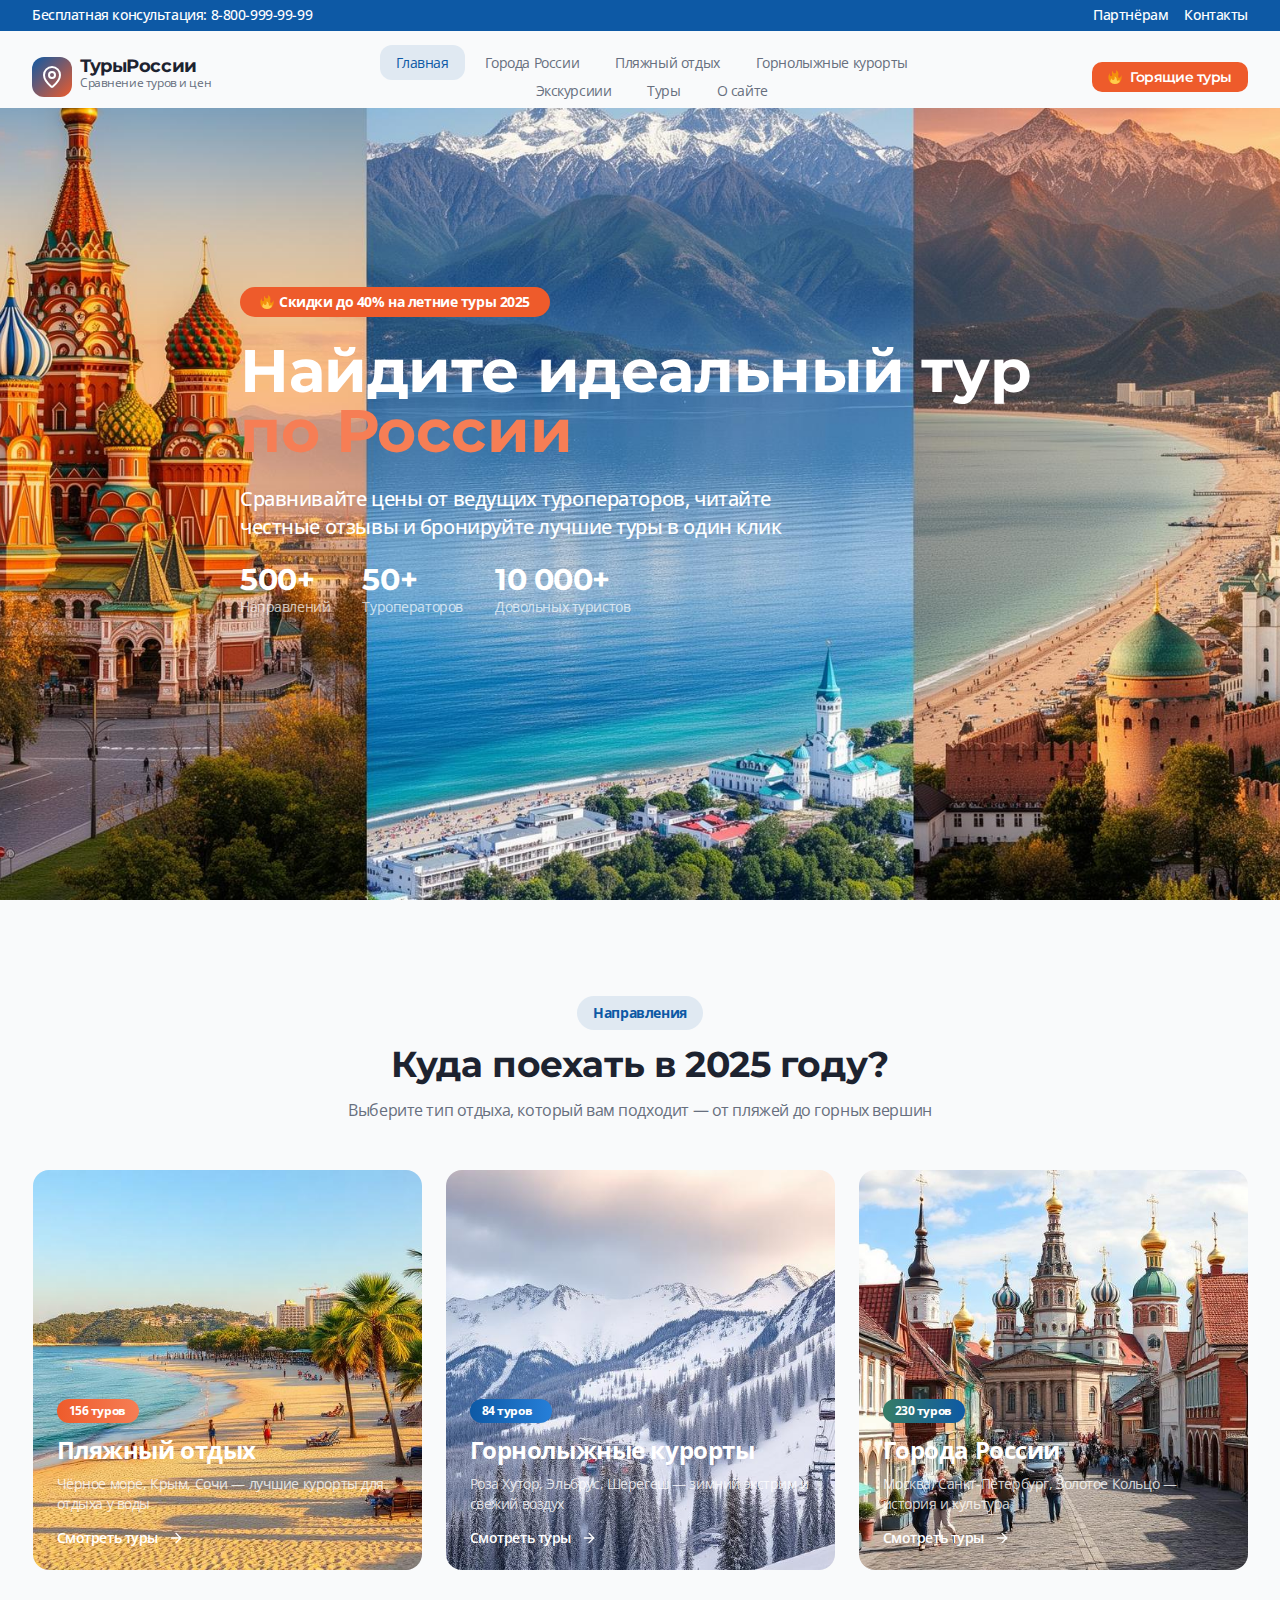
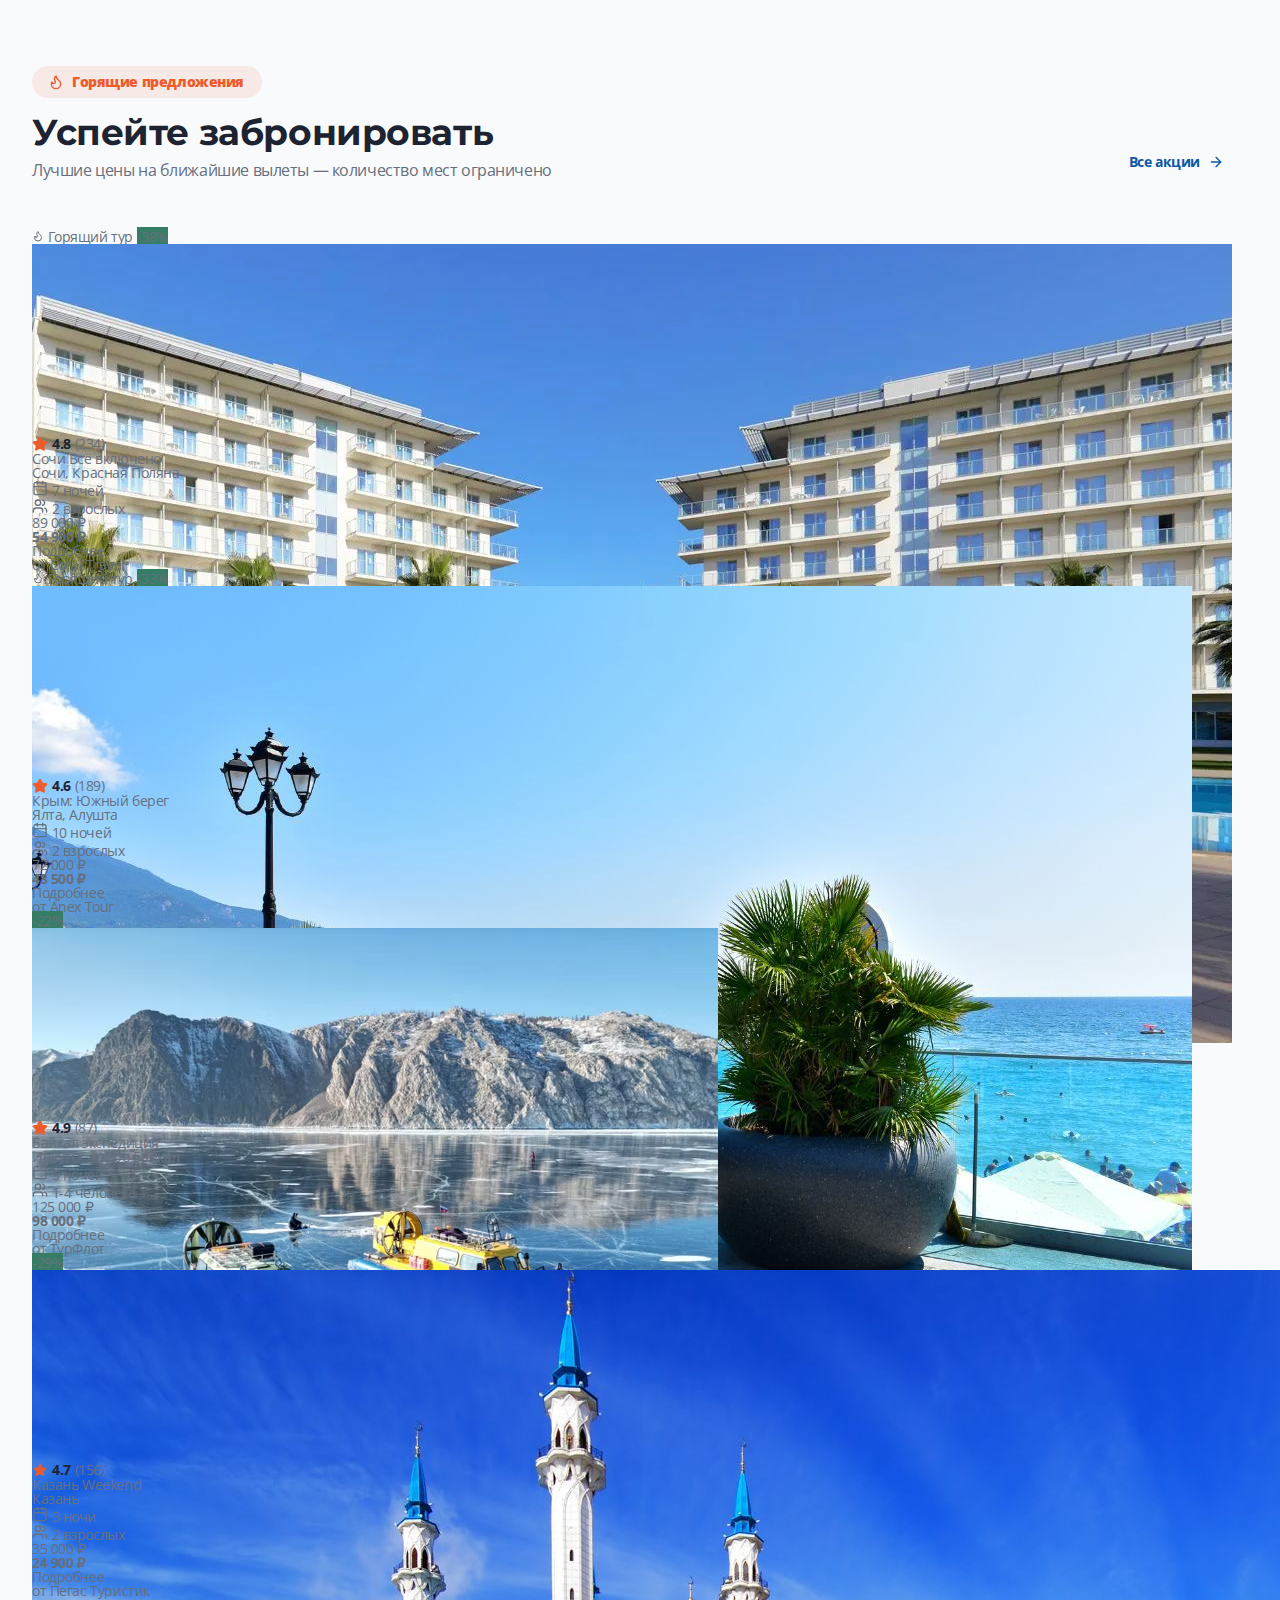
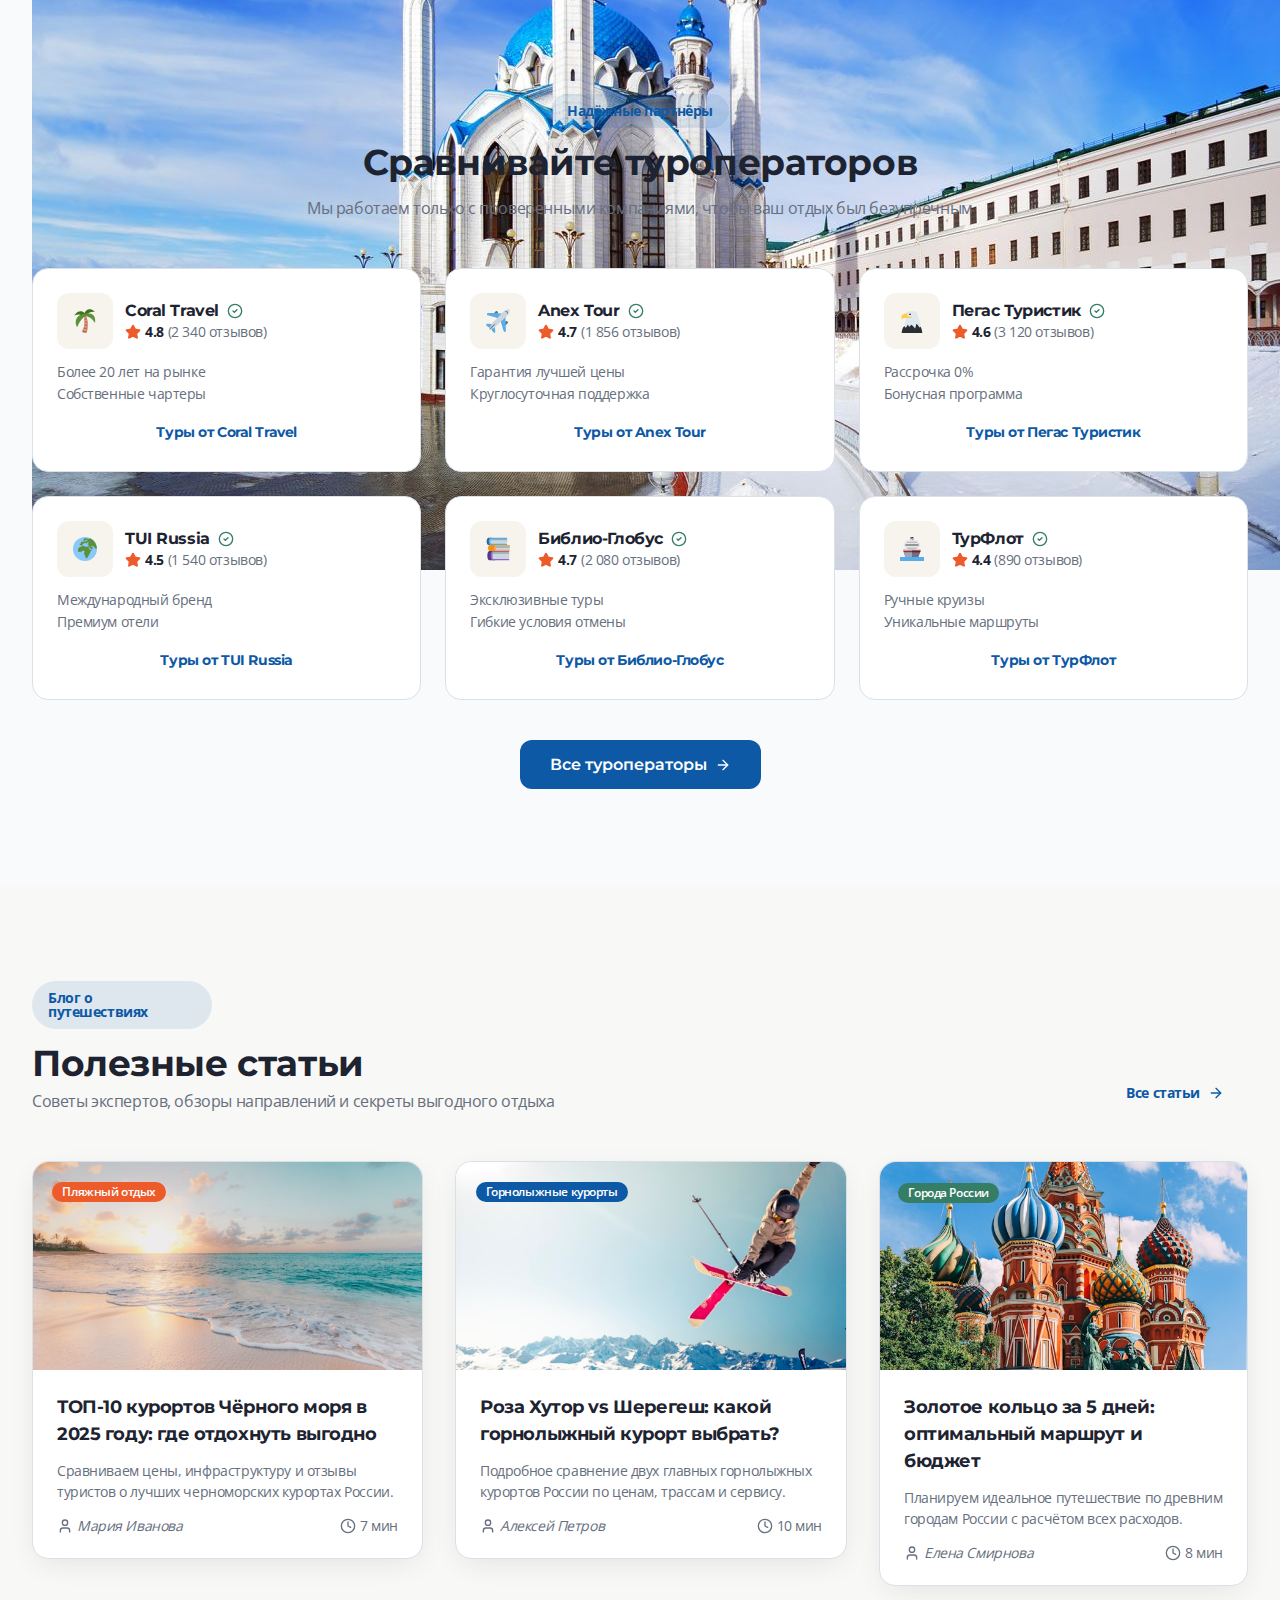
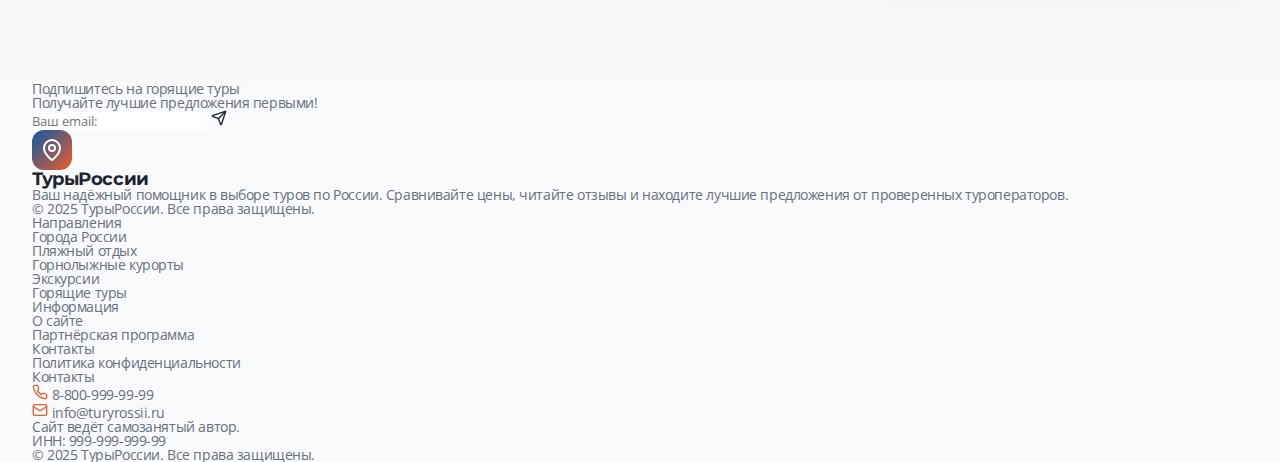
<file: index.html>
<!doctype html>
<html lang="ru">
  <head>
    <meta charset="UTF-8" />
    <meta
      name="viewport"
      content="width=device-width, initial-scale=1.0, user-scalable=no"
    />
    <title>Туры России</title>

    <link rel="stylesheet" href="./css/global/reset.css" />
    <link rel="stylesheet" href="./css/style.css" />
    <link rel="stylesheet" href="./css/pages/home.css" />
    <link rel="stylesheet" href="./css/media/home-media.css" />
  </head>
  <body class="body">
    <div class="wrapper">
      <header>
        <div class="header-top">
          <div class="container">
            <div class="header-top__inner">
              <a href="tel:+78009999999" class="header__number"
                >Бесплатная консультация: 8-800-999-99-99
              </a>
              <ul class="header-top__links">
                <li>
                  <a href="./partners.html" class="header-top__link"
                    >Партнёрам</a
                  >
                </li>
                <li>
                  <a href="./contact.html" class="header-top__link">Контакты</a>
                </li>
              </ul>
            </div>
          </div>
        </div>
        <div class="header-bottom">
          <div class="container">
            <div class="header-bottom__inner">
              <div class="header__logo logo">
                <div class="logo__img">
                  <a href="/">
                    <svg
                      xmlns="http://www.w3.org/2000/svg"
                      width="24"
                      height="24"
                      viewBox="0 0 24 24"
                      fill="none"
                      stroke="white"
                      stroke-width="2"
                      stroke-linecap="round"
                      stroke-linejoin="round"
                      class="lucide lucide-map-pin w-6 h-6 text-white"
                    >
                      <path
                        d="M20 10c0 4.993-5.539 10.193-7.399 11.799a1 1 0 0 1-1.202 0C9.539 20.193 4 14.993 4 10a8 8 0 0 1 16 0"
                      ></path>
                      <circle cx="12" cy="10" r="3"></circle>
                    </svg>
                  </a>
                </div>
                <div class="logo__title">
                  <p>ТурыРоссии</p>
                  <span>Сравнение туров и цен</span>
                </div>
              </div>
              <div class="nav-wrapper">
                <nav class="header__nav nav" aria-label="Главная навигация">
                  <ul class="nav__list">
                    <li class="nav__item">
                      <a href="./index.html" class="nav__link nav__link--active"
                        >Главная</a
                      >
                    </li>
                    <li class="nav__item">
                      <a href="cities.html" class="nav__link">Города России</a>
                    </li>
                    <li class="nav__item">
                      <a href="./beach.html" class="nav__link">Пляжный отдых</a>
                    </li>
                    <li class="nav__item">
                      <a href="./ski.html" class="nav__link"
                        >Горнолыжные курорты</a
                      >
                    </li>
                    <li class="nav__item">
                      <a href="./excursions.html" class="nav__link"
                        >Экскурсиии
                      </a>
                    </li>
                    <li class="nav__item">
                      <a href="./tours.html" class="nav__link">Туры</a>
                    </li>
                    <li class="nav__item">
                      <a href="./about.html" class="nav__link">О сайте</a>
                    </li>
                  </ul>
                </nav>
              </div>
              <button class="burger-icon" aria-label="Открыть мобильное меню">
                <svg
                  width="60px"
                  height="60px"
                  viewBox="0 0 24 24"
                  fill="none"
                  xmlns="http://www.w3.org/2000/svg"
                >
                  <path
                    d="M5 8H13.75M5 12H19M10.25 16L19 16"
                    stroke="#464455"
                    stroke-linecap="round"
                    stroke-linejoin="round"
                  />
                </svg>
              </button>
              <a
                href="./hots.html"
                class="header__btn"
                aria-label="Ссылка на страницу с горящими турами и акциями"
              >
                <img
                  src="./assets/img/icons/fire.svg"
                  alt="Декоративная иконка - горящий огонь"
                />
                Горящие туры
              </a>
            </div>
          </div>
        </div>
      </header>
      <main>
        <section class="main__hero hero">
          <div class="hero__inner">
            <span class="hero__badge">
              <img
                src="./assets/img/icons/fire.svg"
                alt="Декоративная иконка - горящий огонь"
              />
              Скидки до 40% на летние туры 2025
            </span>
            <h1 class="hero__title">
              Найдите идеальный тур <span>по России</span>
            </h1>
            <p class="hero__subtitle">
              Сравнивайте цены от ведущих туроператоров, читайте честные отзывы
              и бронируйте лучшие туры в один клик
            </p>
            <ul class="hero__stats">
              <li class="hero__stat">
                <strong>500+</strong>
                <span>Направлений</span>
              </li>
              <li class="hero__stat">
                <strong>50+</strong>
                <span>Туроператоров</span>
              </li>
              <li class="hero__stat">
                <strong>10 000+</strong>
                <span>Довольных туристов</span>
              </li>
            </ul>
          </div>
        </section>
        <section class="main__directions directions">
          <div class="container">
            <div class="directions__inner">
              <div class="directions__heading">
                <p class="directions__badge heading-badge">Направления</p>
                <h2 class="directions__title title">
                  Куда поехать в 2025 году?
                </h2>
                <p class="directions__subtitle subtitle">
                  Выберите тип отдыха, который вам подходит — от пляжей до
                  горных вершин
                </p>
              </div>
              <ul class="directions__list">
                <li class="directions__item">
                  <a
                    href="#"
                    class="directions__link direction"
                    aria-label="Ссылка на страницу `Пляжный отдых`"
                  >
                    <div class="directions__img">
                      <img
                        src="./assets/img/directions/direction-beach.jpg"
                        alt="Пляж"
                      />
                    </div>
                    <span class="direction__badge direction__badge--orange"
                      >156 туров</span
                    >
                    <h3 class="direction__title">Пляжный отдых</h3>
                    <p class="direction__subtitle">
                      Чёрное море, Крым, Сочи — лучшие курорты для отдыха у воды
                    </p>
                    <p class="direction__more">
                      Смотреть туры
                      <svg
                        xmlns="http://www.w3.org/2000/svg"
                        width="16"
                        height="16"
                        viewBox="0 0 24 24"
                        fill="none"
                        stroke="currentColor"
                        stroke-width="2"
                        stroke-linecap="round"
                        stroke-linejoin="round"
                        class="lucide lucide-arrow-right w-4 h-4 group-hover:translate-x-1 transition-transform"
                      >
                        <path d="M5 12h14"></path>
                        <path d="m12 5 7 7-7 7"></path>
                      </svg>
                    </p>
                  </a>
                </li>
                <li class="directions__item">
                  <a
                    href="#"
                    class="directions__link direction"
                    aria-label="Ссылка на страницу `Горнолыжные курорты`"
                  >
                    <div class="directions__img">
                      <img
                        src="./assets/img/directions/direction-ski.jpg"
                        alt="Снежные горы"
                      />
                    </div>
                    <span class="direction__badge direction__badge--blue"
                      >84 туров</span
                    >
                    <h3 class="direction__title">Горнолыжные курорты</h3>
                    <p class="direction__subtitle">
                      Роза Хутор, Эльбрус, Шерегеш — зимний экстрим и свежий
                      воздух
                    </p>
                    <p class="direction__more">
                      Смотреть туры
                      <svg
                        xmlns="http://www.w3.org/2000/svg"
                        width="16"
                        height="16"
                        viewBox="0 0 24 24"
                        fill="none"
                        stroke="currentColor"
                        stroke-width="2"
                        stroke-linecap="round"
                        stroke-linejoin="round"
                        class="lucide lucide-arrow-right w-4 h-4 group-hover:translate-x-1 transition-transform"
                      >
                        <path d="M5 12h14"></path>
                        <path d="m12 5 7 7-7 7"></path>
                      </svg>
                    </p>
                  </a>
                </li>
                <li class="directions__item">
                  <a
                    href="#"
                    class="directions__link direction"
                    aria-label="Ссылка на страницу `Города России`"
                  >
                    <div class="directions__img">
                      <img
                        src="./assets/img/directions/direction-city.jpg"
                        alt="Золотое кольцо России"
                      />
                    </div>
                    <span class="direction__badge direction__badge--green"
                      >230 туров</span
                    >
                    <h3 class="direction__title">Города России</h3>
                    <p class="direction__subtitle">
                      Москва, Санкт-Петербург, Золотое Кольцо — история и
                      культура
                    </p>
                    <p class="direction__more">
                      Смотреть туры
                      <svg
                        xmlns="http://www.w3.org/2000/svg"
                        width="16"
                        height="16"
                        viewBox="0 0 24 24"
                        fill="none"
                        stroke="currentColor"
                        stroke-width="2"
                        stroke-linecap="round"
                        stroke-linejoin="round"
                        class="lucide lucide-arrow-right w-4 h-4 group-hover:translate-x-1 transition-transform"
                      >
                        <path d="M5 12h14"></path>
                        <path d="m12 5 7 7-7 7"></path>
                      </svg>
                    </p>
                  </a>
                </li>
              </ul>
            </div>
          </div>
        </section>
        <section class="main__tours tours">
          <div class="container">
            <div class="tours__inner">
              <div class="tours__heading tours-heading">
                <div class="tours-heading__left">
                  <span class="tours__badge">
                    <svg
                      xmlns="http://www.w3.org/2000/svg"
                      width="16"
                      height="16"
                      viewBox="0 0 24 24"
                      fill="none"
                      stroke="currentColor"
                      stroke-width="2"
                      stroke-linecap="round"
                      stroke-linejoin="round"
                      class="lucide lucide-flame w-4 h-4"
                    >
                      <path
                        d="M8.5 14.5A2.5 2.5 0 0 0 11 12c0-1.38-.5-2-1-3-1.072-2.143-.224-4.054 2-6 .5 2.5 2 4.9 4 6.5 2 1.6 3 3.5 3 5.5a7 7 0 1 1-14 0c0-1.153.433-2.294 1-3a2.5 2.5 0 0 0 2.5 2.5z"
                      ></path>
                    </svg>
                    Горящие предложения
                  </span>
                  <h2 class="tours__title title">Успейте забронировать</h2>
                  <p class="tours__subtitle subtitle">
                    Лучшие цены на ближайшие вылеты — количество мест ограничено
                  </p>
                </div>
                <a
                  href="#"
                  class="tours__link"
                  aria-label="Перейти на страницу с акциями"
                >
                  Все акции
                  <svg
                    xmlns="http://www.w3.org/2000/svg"
                    width="16"
                    height="16"
                    viewBox="0 0 24 24"
                    fill="none"
                    stroke="currentColor"
                    stroke-width="2"
                    stroke-linecap="round"
                    stroke-linejoin="round"
                    class="lucide lucide-arrow-right w-4 h-4"
                  >
                    <path d="M5 12h14"></path>
                    <path d="m12 5 7 7-7 7"></path>
                  </svg>
                </a>
              </div>
              <ul class="tours__list tours-list">
                <li class="tours__item tour">
                  <div class="tour__badges">
                    <span class="hot-badge">
                      <svg
                        xmlns="http://www.w3.org/2000/svg"
                        width="12"
                        height="12"
                        viewBox="0 0 24 24"
                        fill="none"
                        stroke="currentColor"
                        stroke-width="2"
                        stroke-linecap="round"
                        stroke-linejoin="round"
                        class="lucide lucide-flame w-3 h-3 mr-1"
                      >
                        <path
                          d="M8.5 14.5A2.5 2.5 0 0 0 11 12c0-1.38-.5-2-1-3-1.072-2.143-.224-4.054 2-6 .5 2.5 2 4.9 4 6.5 2 1.6 3 3.5 3 5.5a7 7 0 1 1-14 0c0-1.153.433-2.294 1-3a2.5 2.5 0 0 0 2.5 2.5z"
                        ></path>
                      </svg>
                      Горящий тур
                    </span>
                    <span class="discount-badge"> -38% </span>
                  </div>
                  <div class="tour__img">
                    <img
                      src="./assets/img/tours/sochi.webp"
                      alt="Пляж в городе Сочи"
                    />
                  </div>
                  <div class="tour__content">
                    <div class="tour__rating rating">
                      <svg
                        xmlns="http://www.w3.org/2000/svg"
                        width="16"
                        height="16"
                        viewBox="0 0 24 24"
                        fill="#ee5b2b"
                        stroke="#ee5b2b"
                        stroke-width="2"
                        stroke-linecap="round"
                        stroke-linejoin="round"
                        class="lucide lucide-star w-4 h-4 fill-coral text-coral"
                      >
                        <path
                          d="M11.525 2.295a.53.53 0 0 1 .95 0l2.31 4.679a2.123 2.123 0 0 0 1.595 1.16l5.166.756a.53.53 0 0 1 .294.904l-3.736 3.638a2.123 2.123 0 0 0-.611 1.878l.882 5.14a.53.53 0 0 1-.771.56l-4.618-2.428a2.122 2.122 0 0 0-1.973 0L6.396 21.01a.53.53 0 0 1-.77-.56l.881-5.139a2.122 2.122 0 0 0-.611-1.879L2.16 9.795a.53.53 0 0 1 .294-.906l5.165-.755a2.122 2.122 0 0 0 1.597-1.16z"
                        ></path>
                      </svg>
                      <p>4.8</p>
                      (234)
                    </div>
                    <h4 class="tour__title">Сочи Всё включено</h4>
                    <p class="tour__location">Сочи, Красная Поляна</p>
                    <div class="tour__info">
                      <p>
                        <svg
                          xmlns="http://www.w3.org/2000/svg"
                          width="16"
                          height="16"
                          viewBox="0 0 24 24"
                          fill="none"
                          stroke="currentColor"
                          stroke-width="2"
                          stroke-linecap="round"
                          stroke-linejoin="round"
                          class="lucide lucide-calendar w-4 h-4"
                        >
                          <path d="M8 2v4"></path>
                          <path d="M16 2v4"></path>
                          <rect
                            width="18"
                            height="18"
                            x="3"
                            y="4"
                            rx="2"
                          ></rect>
                          <path d="M3 10h18"></path>
                        </svg>
                        7 ночей
                      </p>
                      <p>
                        <svg
                          xmlns="http://www.w3.org/2000/svg"
                          width="16"
                          height="16"
                          viewBox="0 0 24 24"
                          fill="none"
                          stroke="currentColor"
                          stroke-width="2"
                          stroke-linecap="round"
                          stroke-linejoin="round"
                          class="lucide lucide-users w-4 h-4"
                        >
                          <path
                            d="M16 21v-2a4 4 0 0 0-4-4H6a4 4 0 0 0-4 4v2"
                          ></path>
                          <circle cx="9" cy="7" r="4"></circle>
                          <path d="M22 21v-2a4 4 0 0 0-3-3.87"></path>
                          <path d="M16 3.13a4 4 0 0 1 0 7.75"></path>
                        </svg>
                        2 взрослых
                      </p>
                    </div>
                    <div class="tour__target">
                      <div class="tour__price price">
                        <p class="price__old">89 000 ₽</p>
                        <strong class="price__current">54 900 ₽</strong>
                      </div>
                      <a
                        href="#"
                        class="tour__btn"
                        aria-label="Ссылка на подробности о текущем предложениии"
                      >
                        Подробнее
                      </a>
                    </div>
                    <p class="tour__partner">от Coral Travel</p>
                  </div>
                </li>
                <li class="tours__item tour">
                  <div class="tour__badges">
                    <span class="hot-badge">
                      <svg
                        xmlns="http://www.w3.org/2000/svg"
                        width="12"
                        height="12"
                        viewBox="0 0 24 24"
                        fill="none"
                        stroke="currentColor"
                        stroke-width="2"
                        stroke-linecap="round"
                        stroke-linejoin="round"
                        class="lucide lucide-flame w-3 h-3 mr-1"
                      >
                        <path
                          d="M8.5 14.5A2.5 2.5 0 0 0 11 12c0-1.38-.5-2-1-3-1.072-2.143-.224-4.054 2-6 .5 2.5 2 4.9 4 6.5 2 1.6 3 3.5 3 5.5a7 7 0 1 1-14 0c0-1.153.433-2.294 1-3a2.5 2.5 0 0 0 2.5 2.5z"
                        ></path>
                      </svg>
                      Горящий тур
                    </span>
                    <span class="discount-badge"> -33% </span>
                  </div>
                  <div class="tour__img">
                    <img
                      src="./assets/img/tours/crimea.jpg"
                      alt="Южный берег Крыма"
                    />
                  </div>
                  <div class="tour__content">
                    <div class="tour__rating rating">
                      <svg
                        xmlns="http://www.w3.org/2000/svg"
                        width="16"
                        height="16"
                        viewBox="0 0 24 24"
                        fill="#ee5b2b"
                        stroke="#ee5b2b"
                        stroke-width="2"
                        stroke-linecap="round"
                        stroke-linejoin="round"
                        class="lucide lucide-star w-4 h-4 fill-coral text-coral"
                      >
                        <path
                          d="M11.525 2.295a.53.53 0 0 1 .95 0l2.31 4.679a2.123 2.123 0 0 0 1.595 1.16l5.166.756a.53.53 0 0 1 .294.904l-3.736 3.638a2.123 2.123 0 0 0-.611 1.878l.882 5.14a.53.53 0 0 1-.771.56l-4.618-2.428a2.122 2.122 0 0 0-1.973 0L6.396 21.01a.53.53 0 0 1-.77-.56l.881-5.139a2.122 2.122 0 0 0-.611-1.879L2.16 9.795a.53.53 0 0 1 .294-.906l5.165-.755a2.122 2.122 0 0 0 1.597-1.16z"
                        ></path>
                      </svg>
                      <p>4.6</p>
                      (189)
                    </div>
                    <h4 class="tour__title">Крым: Южный берег</h4>
                    <p class="tour__location">Ялта, Алушта</p>
                    <div class="tour__info">
                      <p>
                        <svg
                          xmlns="http://www.w3.org/2000/svg"
                          width="16"
                          height="16"
                          viewBox="0 0 24 24"
                          fill="none"
                          stroke="currentColor"
                          stroke-width="2"
                          stroke-linecap="round"
                          stroke-linejoin="round"
                          class="lucide lucide-calendar w-4 h-4"
                        >
                          <path d="M8 2v4"></path>
                          <path d="M16 2v4"></path>
                          <rect
                            width="18"
                            height="18"
                            x="3"
                            y="4"
                            rx="2"
                          ></rect>
                          <path d="M3 10h18"></path>
                        </svg>
                        10 ночей
                      </p>
                      <p>
                        <svg
                          xmlns="http://www.w3.org/2000/svg"
                          width="16"
                          height="16"
                          viewBox="0 0 24 24"
                          fill="none"
                          stroke="currentColor"
                          stroke-width="2"
                          stroke-linecap="round"
                          stroke-linejoin="round"
                          class="lucide lucide-users w-4 h-4"
                        >
                          <path
                            d="M16 21v-2a4 4 0 0 0-4-4H6a4 4 0 0 0-4 4v2"
                          ></path>
                          <circle cx="9" cy="7" r="4"></circle>
                          <path d="M22 21v-2a4 4 0 0 0-3-3.87"></path>
                          <path d="M16 3.13a4 4 0 0 1 0 7.75"></path>
                        </svg>
                        2 взрослых
                      </p>
                    </div>
                    <div class="tour__target">
                      <div class="tour__price price">
                        <p class="price__old">72 000 ₽</p>
                        <strong class="price__current">48 500 ₽</strong>
                      </div>
                      <a
                        href="#"
                        class="tour__btn"
                        aria-label="Ссылка на подробности о текущем предложениии"
                      >
                        Подробнее
                      </a>
                    </div>
                    <p class="tour__partner">от Anex Tour</p>
                  </div>
                </li>
                <li class="tours__item tour">
                  <div class="tour__badges tour__badges--solo">
                    <span class="discount-badge"> -22% </span>
                  </div>
                  <div class="tour__img">
                    <img
                      src="./assets/img/tours/baikal.avif"
                      alt="Озеро Байкал"
                    />
                  </div>
                  <div class="tour__content">
                    <div class="tour__rating rating">
                      <svg
                        xmlns="http://www.w3.org/2000/svg"
                        width="16"
                        height="16"
                        viewBox="0 0 24 24"
                        fill="#ee5b2b"
                        stroke="#ee5b2b"
                        stroke-width="2"
                        stroke-linecap="round"
                        stroke-linejoin="round"
                        class="lucide lucide-star w-4 h-4 fill-coral text-coral"
                      >
                        <path
                          d="M11.525 2.295a.53.53 0 0 1 .95 0l2.31 4.679a2.123 2.123 0 0 0 1.595 1.16l5.166.756a.53.53 0 0 1 .294.904l-3.736 3.638a2.123 2.123 0 0 0-.611 1.878l.882 5.14a.53.53 0 0 1-.771.56l-4.618-2.428a2.122 2.122 0 0 0-1.973 0L6.396 21.01a.53.53 0 0 1-.77-.56l.881-5.139a2.122 2.122 0 0 0-.611-1.879L2.16 9.795a.53.53 0 0 1 .294-.906l5.165-.755a2.122 2.122 0 0 0 1.597-1.16z"
                        ></path>
                      </svg>
                      <p>4.9</p>
                      (87)
                    </div>
                    <h4 class="tour__title">Байкал экспедиция</h4>
                    <p class="tour__location">Иркутск, озеро Байкал</p>
                    <div class="tour__info">
                      <p>
                        <svg
                          xmlns="http://www.w3.org/2000/svg"
                          width="16"
                          height="16"
                          viewBox="0 0 24 24"
                          fill="none"
                          stroke="currentColor"
                          stroke-width="2"
                          stroke-linecap="round"
                          stroke-linejoin="round"
                          class="lucide lucide-calendar w-4 h-4"
                        >
                          <path d="M8 2v4"></path>
                          <path d="M16 2v4"></path>
                          <rect
                            width="18"
                            height="18"
                            x="3"
                            y="4"
                            rx="2"
                          ></rect>
                          <path d="M3 10h18"></path>
                        </svg>
                        5 ночей
                      </p>
                      <p>
                        <svg
                          xmlns="http://www.w3.org/2000/svg"
                          width="16"
                          height="16"
                          viewBox="0 0 24 24"
                          fill="none"
                          stroke="currentColor"
                          stroke-width="2"
                          stroke-linecap="round"
                          stroke-linejoin="round"
                          class="lucide lucide-users w-4 h-4"
                        >
                          <path
                            d="M16 21v-2a4 4 0 0 0-4-4H6a4 4 0 0 0-4 4v2"
                          ></path>
                          <circle cx="9" cy="7" r="4"></circle>
                          <path d="M22 21v-2a4 4 0 0 0-3-3.87"></path>
                          <path d="M16 3.13a4 4 0 0 1 0 7.75"></path>
                        </svg>
                        1-4 человека
                      </p>
                    </div>
                    <div class="tour__target">
                      <div class="tour__price price">
                        <p class="price__old">125 000 ₽</p>
                        <strong class="price__current">98 000 ₽</strong>
                      </div>
                      <a
                        href="#"
                        class="tour__btn"
                        aria-label="Ссылка на подробности о текущем предложениии"
                      >
                        Подробнее
                      </a>
                    </div>
                    <p class="tour__partner">от ТурФлот</p>
                  </div>
                </li>
                <li class="tours__item tour">
                  <div class="tour__badges tour__badges--solo">
                    <span class="discount-badge"> -29% </span>
                  </div>
                  <div class="tour__img">
                    <img
                      src="./assets/img/tours/kazan.jpg"
                      alt="Город Казань"
                    />
                  </div>
                  <div class="tour__content">
                    <div class="tour__rating rating">
                      <svg
                        xmlns="http://www.w3.org/2000/svg"
                        width="16"
                        height="16"
                        viewBox="0 0 24 24"
                        fill="#ee5b2b"
                        stroke="ee5b2b"
                        stroke-width="2"
                        stroke-linecap="round"
                        stroke-linejoin="round"
                        class="lucide lucide-star w-4 h-4 fill-coral text-coral"
                      >
                        <path
                          d="M11.525 2.295a.53.53 0 0 1 .95 0l2.31 4.679a2.123 2.123 0 0 0 1.595 1.16l5.166.756a.53.53 0 0 1 .294.904l-3.736 3.638a2.123 2.123 0 0 0-.611 1.878l.882 5.14a.53.53 0 0 1-.771.56l-4.618-2.428a2.122 2.122 0 0 0-1.973 0L6.396 21.01a.53.53 0 0 1-.77-.56l.881-5.139a2.122 2.122 0 0 0-.611-1.879L2.16 9.795a.53.53 0 0 1 .294-.906l5.165-.755a2.122 2.122 0 0 0 1.597-1.16z"
                        ></path>
                      </svg>
                      <p>4.7</p>
                      (156)
                    </div>
                    <h4 class="tour__title">Казань Weekend</h4>
                    <p class="tour__location">Казань</p>
                    <div class="tour__info">
                      <p>
                        <svg
                          xmlns="http://www.w3.org/2000/svg"
                          width="16"
                          height="16"
                          viewBox="0 0 24 24"
                          fill="none"
                          stroke="currentColor"
                          stroke-width="2"
                          stroke-linecap="round"
                          stroke-linejoin="round"
                          class="lucide lucide-calendar w-4 h-4"
                        >
                          <path d="M8 2v4"></path>
                          <path d="M16 2v4"></path>
                          <rect
                            width="18"
                            height="18"
                            x="3"
                            y="4"
                            rx="2"
                          ></rect>
                          <path d="M3 10h18"></path>
                        </svg>
                        3 ночи
                      </p>
                      <p>
                        <svg
                          xmlns="http://www.w3.org/2000/svg"
                          width="16"
                          height="16"
                          viewBox="0 0 24 24"
                          fill="none"
                          stroke="currentColor"
                          stroke-width="2"
                          stroke-linecap="round"
                          stroke-linejoin="round"
                          class="lucide lucide-users w-4 h-4"
                        >
                          <path
                            d="M16 21v-2a4 4 0 0 0-4-4H6a4 4 0 0 0-4 4v2"
                          ></path>
                          <circle cx="9" cy="7" r="4"></circle>
                          <path d="M22 21v-2a4 4 0 0 0-3-3.87"></path>
                          <path d="M16 3.13a4 4 0 0 1 0 7.75"></path>
                        </svg>
                        2 взрослых
                      </p>
                    </div>
                    <div class="tour__target">
                      <div class="tour__price price">
                        <p class="price__old">35 000 ₽</p>
                        <strong class="price__current">24 900 ₽</strong>
                      </div>
                      <a
                        href="#"
                        class="tour__btn"
                        aria-label="Ссылка на подробности о текущем предложениии"
                      >
                        Подробнее
                      </a>
                    </div>
                    <p class="tour__partner">от Пегас Туристик</p>
                  </div>
                </li>
              </ul>
            </div>
          </div>
        </section>
        <section class="main__partners partners">
          <div class="container">
            <div class="partners__inner">
              <p class="partners__badge heading-badge">Надёжные партнёры</p>
              <h2 class="partners__title title">Сравнивайте туроператоров</h2>
              <p class="partners__subtitle subtitle">
                Мы работаем только с проверенными компаниями, чтобы ваш отдых
                был безупречным
              </p>
              <ul class="partners__list">
                <li class="partners__item partner">
                  <div class="partner__heading">
                    <div class="partner__img">
                      <img
                        src="./assets/img/icons/palm.svg"
                        alt="Декоративная иконка - `Пальма`"
                      />
                    </div>
                    <div class="partner__info">
                      <h5 class="partner__title">
                        Coral Travel
                        <svg
                          xmlns="http://www.w3.org/2000/svg"
                          width="16"
                          height="16"
                          viewBox="0 0 24 24"
                          fill="none"
                          stroke="#367d65"
                          stroke-width="2"
                          stroke-linecap="round"
                          stroke-linejoin="round"
                          class="lucide lucide-circle-check w-4 h-4 text-forest"
                        >
                          <circle cx="12" cy="12" r="10"></circle>
                          <path d="m9 12 2 2 4-4"></path>
                        </svg>
                      </h5>
                      <div class="partner__rating rating">
                        <svg
                          xmlns="http://www.w3.org/2000/svg"
                          width="16"
                          height="16"
                          viewBox="0 0 24 24"
                          fill="#ee5b2b"
                          stroke="#ee5b2b"
                          stroke-width="2"
                          stroke-linecap="round"
                          stroke-linejoin="round"
                          class="lucide lucide-star w-4 h-4 fill-coral text-coral"
                        >
                          <path
                            d="M11.525 2.295a.53.53 0 0 1 .95 0l2.31 4.679a2.123 2.123 0 0 0 1.595 1.16l5.166.756a.53.53 0 0 1 .294.904l-3.736 3.638a2.123 2.123 0 0 0-.611 1.878l.882 5.14a.53.53 0 0 1-.771.56l-4.618-2.428a2.122 2.122 0 0 0-1.973 0L6.396 21.01a.53.53 0 0 1-.77-.56l.881-5.139a2.122 2.122 0 0 0-.611-1.879L2.16 9.795a.53.53 0 0 1 .294-.906l5.165-.755a2.122 2.122 0 0 0 1.597-1.16z"
                          ></path>
                        </svg>
                        <p>4.8</p>
                        (2 340 отзывов)
                      </div>
                    </div>
                  </div>
                  <div class="partner__body">
                    <p>Более 20 лет на рынке</p>
                    <p>Собственные чартеры</p>
                  </div>
                  <a
                    href="#"
                    class="partner__link"
                    aria-label="Перейти на сайт партнёра"
                  >
                    Туры от Coral Travel
                  </a>
                </li>
                <li class="partners__item partner">
                  <div class="partner__heading">
                    <div class="partner__img">
                      <img
                        src="./assets/img/icons/plane.svg"
                        alt="Декоративная иконка - `Самолёт`"
                      />
                    </div>
                    <div class="partner__info">
                      <h5 class="partner__title">
                        Anex Tour
                        <svg
                          xmlns="http://www.w3.org/2000/svg"
                          width="16"
                          height="16"
                          viewBox="0 0 24 24"
                          fill="none"
                          stroke="#367d65"
                          stroke-width="2"
                          stroke-linecap="round"
                          stroke-linejoin="round"
                          class="lucide lucide-circle-check w-4 h-4 text-forest"
                        >
                          <circle cx="12" cy="12" r="10"></circle>
                          <path d="m9 12 2 2 4-4"></path>
                        </svg>
                      </h5>
                      <div class="partner__rating rating">
                        <svg
                          xmlns="http://www.w3.org/2000/svg"
                          width="16"
                          height="16"
                          viewBox="0 0 24 24"
                          fill="#ee5b2b"
                          stroke="#ee5b2b"
                          stroke-width="2"
                          stroke-linecap="round"
                          stroke-linejoin="round"
                          class="lucide lucide-star w-4 h-4 fill-coral text-coral"
                        >
                          <path
                            d="M11.525 2.295a.53.53 0 0 1 .95 0l2.31 4.679a2.123 2.123 0 0 0 1.595 1.16l5.166.756a.53.53 0 0 1 .294.904l-3.736 3.638a2.123 2.123 0 0 0-.611 1.878l.882 5.14a.53.53 0 0 1-.771.56l-4.618-2.428a2.122 2.122 0 0 0-1.973 0L6.396 21.01a.53.53 0 0 1-.77-.56l.881-5.139a2.122 2.122 0 0 0-.611-1.879L2.16 9.795a.53.53 0 0 1 .294-.906l5.165-.755a2.122 2.122 0 0 0 1.597-1.16z"
                          ></path>
                        </svg>
                        <p>4.7</p>
                        (1 856 отзывов)
                      </div>
                    </div>
                  </div>
                  <div class="partner__body">
                    <p>Гарантия лучшей цены</p>
                    <p>Круглосуточная поддержка</p>
                  </div>
                  <a
                    href="#"
                    class="partner__link"
                    aria-label="Перейти на сайт партнёра"
                  >
                    Туры от Anex Tour
                  </a>
                </li>
                <li class="partners__item partner">
                  <div class="partner__heading">
                    <div class="partner__img">
                      <img
                        src="./assets/img/icons/hawk.svg"
                        alt="Декоративная иконка - `Ястреб`"
                      />
                    </div>
                    <div class="partner__info">
                      <h5 class="partner__title">
                        Пегас Туристик
                        <svg
                          xmlns="http://www.w3.org/2000/svg"
                          width="16"
                          height="16"
                          viewBox="0 0 24 24"
                          fill="none"
                          stroke="#367d65"
                          stroke-width="2"
                          stroke-linecap="round"
                          stroke-linejoin="round"
                          class="lucide lucide-circle-check w-4 h-4 text-forest"
                        >
                          <circle cx="12" cy="12" r="10"></circle>
                          <path d="m9 12 2 2 4-4"></path>
                        </svg>
                      </h5>
                      <div class="partner__rating rating">
                        <svg
                          xmlns="http://www.w3.org/2000/svg"
                          width="16"
                          height="16"
                          viewBox="0 0 24 24"
                          fill="#ee5b2b"
                          stroke="#ee5b2b"
                          stroke-width="2"
                          stroke-linecap="round"
                          stroke-linejoin="round"
                          class="lucide lucide-star w-4 h-4 fill-coral text-coral"
                        >
                          <path
                            d="M11.525 2.295a.53.53 0 0 1 .95 0l2.31 4.679a2.123 2.123 0 0 0 1.595 1.16l5.166.756a.53.53 0 0 1 .294.904l-3.736 3.638a2.123 2.123 0 0 0-.611 1.878l.882 5.14a.53.53 0 0 1-.771.56l-4.618-2.428a2.122 2.122 0 0 0-1.973 0L6.396 21.01a.53.53 0 0 1-.77-.56l.881-5.139a2.122 2.122 0 0 0-.611-1.879L2.16 9.795a.53.53 0 0 1 .294-.906l5.165-.755a2.122 2.122 0 0 0 1.597-1.16z"
                          ></path>
                        </svg>
                        <p>4.6</p>
                        (3 120 отзывов)
                      </div>
                    </div>
                  </div>
                  <div class="partner__body">
                    <p>Рассрочка 0%</p>
                    <p>Бонусная программа</p>
                  </div>
                  <a
                    href="#"
                    class="partner__link"
                    aria-label="Перейти на сайт партнёра"
                  >
                    Туры от Пегас Туристик
                  </a>
                </li>
                <li class="partners__item partner">
                  <div class="partner__heading">
                    <div class="partner__img">
                      <img
                        src="./assets/img/icons/earth.svg"
                        alt="Декоративная иконка - `Планета Земля`"
                      />
                    </div>
                    <div class="partner__info">
                      <h5 class="partner__title">
                        TUI Russia
                        <svg
                          xmlns="http://www.w3.org/2000/svg"
                          width="16"
                          height="16"
                          viewBox="0 0 24 24"
                          fill="none"
                          stroke="#367d65"
                          stroke-width="2"
                          stroke-linecap="round"
                          stroke-linejoin="round"
                          class="lucide lucide-circle-check w-4 h-4 text-forest"
                        >
                          <circle cx="12" cy="12" r="10"></circle>
                          <path d="m9 12 2 2 4-4"></path>
                        </svg>
                      </h5>
                      <div class="partner__rating rating">
                        <svg
                          xmlns="http://www.w3.org/2000/svg"
                          width="16"
                          height="16"
                          viewBox="0 0 24 24"
                          fill="#ee5b2b"
                          stroke="#ee5b2b"
                          stroke-width="2"
                          stroke-linecap="round"
                          stroke-linejoin="round"
                          class="lucide lucide-star w-4 h-4 fill-coral text-coral"
                        >
                          <path
                            d="M11.525 2.295a.53.53 0 0 1 .95 0l2.31 4.679a2.123 2.123 0 0 0 1.595 1.16l5.166.756a.53.53 0 0 1 .294.904l-3.736 3.638a2.123 2.123 0 0 0-.611 1.878l.882 5.14a.53.53 0 0 1-.771.56l-4.618-2.428a2.122 2.122 0 0 0-1.973 0L6.396 21.01a.53.53 0 0 1-.77-.56l.881-5.139a2.122 2.122 0 0 0-.611-1.879L2.16 9.795a.53.53 0 0 1 .294-.906l5.165-.755a2.122 2.122 0 0 0 1.597-1.16z"
                          ></path>
                        </svg>
                        <p>4.5</p>
                        (1 540 отзывов)
                      </div>
                    </div>
                  </div>
                  <div class="partner__body">
                    <p>Международный бренд</p>
                    <p>Премиум отели</p>
                  </div>
                  <a
                    href="#"
                    class="partner__link"
                    aria-label="Перейти на сайт партнёра"
                  >
                    Туры от TUI Russia
                  </a>
                </li>
                <li class="partners__item partner">
                  <div class="partner__heading">
                    <div class="partner__img">
                      <img
                        src="./assets/img/icons/books.svg"
                        alt="Декоративная иконка - `Книги`"
                      />
                    </div>
                    <div class="partner__info">
                      <h5 class="partner__title">
                        Библио-Глобус
                        <svg
                          xmlns="http://www.w3.org/2000/svg"
                          width="16"
                          height="16"
                          viewBox="0 0 24 24"
                          fill="none"
                          stroke="#367d65"
                          stroke-width="2"
                          stroke-linecap="round"
                          stroke-linejoin="round"
                          class="lucide lucide-circle-check w-4 h-4 text-forest"
                        >
                          <circle cx="12" cy="12" r="10"></circle>
                          <path d="m9 12 2 2 4-4"></path>
                        </svg>
                      </h5>
                      <div class="partner__rating rating">
                        <svg
                          xmlns="http://www.w3.org/2000/svg"
                          width="16"
                          height="16"
                          viewBox="0 0 24 24"
                          fill="#ee5b2b"
                          stroke="#ee5b2b"
                          stroke-width="2"
                          stroke-linecap="round"
                          stroke-linejoin="round"
                          class="lucide lucide-star w-4 h-4 fill-coral text-coral"
                        >
                          <path
                            d="M11.525 2.295a.53.53 0 0 1 .95 0l2.31 4.679a2.123 2.123 0 0 0 1.595 1.16l5.166.756a.53.53 0 0 1 .294.904l-3.736 3.638a2.123 2.123 0 0 0-.611 1.878l.882 5.14a.53.53 0 0 1-.771.56l-4.618-2.428a2.122 2.122 0 0 0-1.973 0L6.396 21.01a.53.53 0 0 1-.77-.56l.881-5.139a2.122 2.122 0 0 0-.611-1.879L2.16 9.795a.53.53 0 0 1 .294-.906l5.165-.755a2.122 2.122 0 0 0 1.597-1.16z"
                          ></path>
                        </svg>
                        <p>4.7</p>
                        (2 080 отзывов)
                      </div>
                    </div>
                  </div>
                  <div class="partner__body">
                    <p>Эксклюзивные туры</p>
                    <p>Гибкие условия отмены</p>
                  </div>
                  <a
                    href="#"
                    class="partner__link"
                    aria-label="Перейти на сайт партнёра"
                  >
                    Туры от Библио-Глобус
                  </a>
                </li>
                <li class="partners__item partner">
                  <div class="partner__heading">
                    <div class="partner__img">
                      <img
                        src="./assets/img/icons/ship.svg"
                        alt="Декоративная иконка - `Корабль`"
                      />
                    </div>
                    <div class="partner__info">
                      <h5 class="partner__title">
                        ТурФлот
                        <svg
                          xmlns="http://www.w3.org/2000/svg"
                          width="16"
                          height="16"
                          viewBox="0 0 24 24"
                          fill="none"
                          stroke="#367d65"
                          stroke-width="2"
                          stroke-linecap="round"
                          stroke-linejoin="round"
                          class="lucide lucide-circle-check w-4 h-4 text-forest"
                        >
                          <circle cx="12" cy="12" r="10"></circle>
                          <path d="m9 12 2 2 4-4"></path>
                        </svg>
                      </h5>
                      <div class="partner__rating rating">
                        <svg
                          xmlns="http://www.w3.org/2000/svg"
                          width="16"
                          height="16"
                          viewBox="0 0 24 24"
                          fill="#ee5b2b"
                          stroke="#ee5b2b"
                          stroke-width="2"
                          stroke-linecap="round"
                          stroke-linejoin="round"
                          class="lucide lucide-star w-4 h-4 fill-coral text-coral"
                        >
                          <path
                            d="M11.525 2.295a.53.53 0 0 1 .95 0l2.31 4.679a2.123 2.123 0 0 0 1.595 1.16l5.166.756a.53.53 0 0 1 .294.904l-3.736 3.638a2.123 2.123 0 0 0-.611 1.878l.882 5.14a.53.53 0 0 1-.771.56l-4.618-2.428a2.122 2.122 0 0 0-1.973 0L6.396 21.01a.53.53 0 0 1-.77-.56l.881-5.139a2.122 2.122 0 0 0-.611-1.879L2.16 9.795a.53.53 0 0 1 .294-.906l5.165-.755a2.122 2.122 0 0 0 1.597-1.16z"
                          ></path>
                        </svg>
                        <p>4.4</p>
                        (890 отзывов)
                      </div>
                    </div>
                  </div>
                  <div class="partner__body">
                    <p>Ручные круизы</p>
                    <p>Уникальные маршруты</p>
                  </div>
                  <a
                    href="#"
                    class="partner__link"
                    aria-label="Перейти на сайт партнёра"
                  >
                    Туры от ТурФлот
                  </a>
                </li>
              </ul>
              <button class="partners__btn button">
                Все туроператоры
                <svg
                  xmlns="http://www.w3.org/2000/svg"
                  width="16"
                  height="16"
                  viewBox="0 0 24 24"
                  fill="none"
                  stroke="currentColor"
                  stroke-width="2"
                  stroke-linecap="round"
                  stroke-linejoin="round"
                  class="lucide lucide-arrow-right w-4 h-4"
                >
                  <path d="M5 12h14"></path>
                  <path d="m12 5 7 7-7 7"></path>
                </svg>
              </button>
            </div>
          </div>
        </section>
        <section class="main__blog blog">
          <div class="container">
            <div class="blog__inner">
              <div class="blog__heading blog-heading">
                <div class="blog-heading__left">
                  <p class="blog__badge heading-badge">Блог о путешествиях</p>
                  <h2 class="blog__title title">Полезные статьи</h2>
                  <p class="blog__subtitle subtitle">
                    Советы экспертов, обзоры направлений и секреты выгодного
                    отдыха
                  </p>
                </div>
                <a
                  href="#"
                  class="blog__link"
                  aria-label="Перейти на страницу блога"
                >
                  Все статьи
                  <svg
                    xmlns="http://www.w3.org/2000/svg"
                    width="16"
                    height="16"
                    viewBox="0 0 24 24"
                    fill="none"
                    stroke="currentColor"
                    stroke-width="2"
                    stroke-linecap="round"
                    stroke-linejoin="round"
                    class="lucide lucide-arrow-right w-4 h-4"
                  >
                    <path d="M5 12h14"></path>
                    <path d="m12 5 7 7-7 7"></path>
                  </svg>
                </a>
              </div>
              <ul class="blog__list">
                <li class="blog__item">
                  <a href="#" aria-label="Перейти на страницу статьи">
                    <article class="post">
                      <span class="post__badge post__badge--orange"
                        >Пляжный отдых</span
                      >
                      <div class="post__img">
                        <img src="./assets/img/blog/beach.jfif" alt="Пляж" />
                      </div>
                      <div class="post__body">
                        <h4 class="post__title">
                          ТОП-10 курортов Чёрного моря в 2025 году: где
                          отдохнуть выгодно
                        </h4>
                        <p class="post__description">
                          Сравниваем цены, инфраструктуру и отзывы туристов о
                          лучших черноморских курортах России.
                        </p>
                        <footer class="post__footer">
                          <cite class="post__author">
                            <svg
                              xmlns="http://www.w3.org/2000/svg"
                              width="16"
                              height="16"
                              viewBox="0 0 24 24"
                              fill="none"
                              stroke="currentColor"
                              stroke-width="2"
                              stroke-linecap="round"
                              stroke-linejoin="round"
                              class="lucide lucide-user w-4 h-4"
                            >
                              <path
                                d="M19 21v-2a4 4 0 0 0-4-4H9a4 4 0 0 0-4 4v2"
                              ></path>
                              <circle cx="12" cy="7" r="4"></circle>
                            </svg>
                            Мария Иванова
                          </cite>
                          <div class="post__time">
                            <svg
                              xmlns="http://www.w3.org/2000/svg"
                              width="16"
                              height="16"
                              viewBox="0 0 24 24"
                              fill="none"
                              stroke="currentColor"
                              stroke-width="2"
                              stroke-linecap="round"
                              stroke-linejoin="round"
                              class="lucide lucide-clock w-4 h-4"
                            >
                              <circle cx="12" cy="12" r="10"></circle>
                              <polyline points="12 6 12 12 16 14"></polyline>
                            </svg>
                            <time datetime="PT7M">7 мин </time>
                          </div>
                        </footer>
                      </div>
                    </article>
                  </a>
                </li>
                <li class="blog__item">
                  <a href="#" aria-label="Перейти на страницу статьи">
                    <article class="post">
                      <span class="post__badge post__badge--blue"
                        >Горнолыжные курорты</span
                      >
                      <div class="post__img">
                        <img
                          src="./assets/img/blog/ski.jfif"
                          alt="Горнолыжный курорт, горы"
                        />
                      </div>
                      <div class="post__body">
                        <h4 class="post__title">
                          Роза Хутор vs Шерегеш: какой горнолыжный курорт
                          выбрать?
                        </h4>
                        <p class="post__description">
                          Подробное сравнение двух главных горнолыжных курортов
                          России по ценам, трассам и сервису.
                        </p>
                        <footer class="post__footer">
                          <cite class="post__author">
                            <svg
                              xmlns="http://www.w3.org/2000/svg"
                              width="16"
                              height="16"
                              viewBox="0 0 24 24"
                              fill="none"
                              stroke="currentColor"
                              stroke-width="2"
                              stroke-linecap="round"
                              stroke-linejoin="round"
                              class="lucide lucide-user w-4 h-4"
                            >
                              <path
                                d="M19 21v-2a4 4 0 0 0-4-4H9a4 4 0 0 0-4 4v2"
                              ></path>
                              <circle cx="12" cy="7" r="4"></circle>
                            </svg>
                            Алексей Петров
                          </cite>
                          <div class="post__time">
                            <svg
                              xmlns="http://www.w3.org/2000/svg"
                              width="16"
                              height="16"
                              viewBox="0 0 24 24"
                              fill="none"
                              stroke="currentColor"
                              stroke-width="2"
                              stroke-linecap="round"
                              stroke-linejoin="round"
                              class="lucide lucide-clock w-4 h-4"
                            >
                              <circle cx="12" cy="12" r="10"></circle>
                              <polyline points="12 6 12 12 16 14"></polyline>
                            </svg>
                            <time datetime="PT10M">10 мин </time>
                          </div>
                        </footer>
                      </div>
                    </article>
                  </a>
                </li>
                <li class="blog__item">
                  <a href="#" aria-label="Перейти на страницу статьи">
                    <article class="post">
                      <span class="post__badge post__badge--green"
                        >Города России</span
                      >
                      <div class="post__img">
                        <img
                          src="./assets/img/blog/cities.jfif"
                          alt="Золотое кольцо России"
                        />
                      </div>
                      <div class="post__body">
                        <h4 class="post__title">
                          Золотое кольцо за 5 дней: оптимальный маршрут и бюджет
                        </h4>
                        <p class="post__description">
                          Планируем идеальное путешествие по древним городам
                          России с расчётом всех расходов.
                        </p>
                        <footer class="post__footer">
                          <cite class="post__author">
                            <svg
                              xmlns="http://www.w3.org/2000/svg"
                              width="16"
                              height="16"
                              viewBox="0 0 24 24"
                              fill="none"
                              stroke="currentColor"
                              stroke-width="2"
                              stroke-linecap="round"
                              stroke-linejoin="round"
                              class="lucide lucide-user w-4 h-4"
                            >
                              <path
                                d="M19 21v-2a4 4 0 0 0-4-4H9a4 4 0 0 0-4 4v2"
                              ></path>
                              <circle cx="12" cy="7" r="4"></circle>
                            </svg>
                            Елена Смирнова
                          </cite>
                          <div class="post__time">
                            <svg
                              xmlns="http://www.w3.org/2000/svg"
                              width="16"
                              height="16"
                              viewBox="0 0 24 24"
                              fill="none"
                              stroke="currentColor"
                              stroke-width="2"
                              stroke-linecap="round"
                              stroke-linejoin="round"
                              class="lucide lucide-clock w-4 h-4"
                            >
                              <circle cx="12" cy="12" r="10"></circle>
                              <polyline points="12 6 12 12 16 14"></polyline>
                            </svg>
                            <time datetime="PT8M">8 мин </time>
                          </div>
                        </footer>
                      </div>
                    </article>
                  </a>
                </li>
              </ul>
            </div>
          </div>
        </section>
      </main>
      <footer>
        <div class="footer-heading">
          <div class="container">
            <div class="footer-heading__inner">
              <div class="footer-heading__left">
                <h3 class="footer__title">Подпишитесь на горящие туры</h3>
                <p class="footer__subtitle">
                  Получайте лучшие предложения первыми!
                </p>
              </div>
              <form
                action="mailto:drv-dev@mail.ru"
                class="footer__form footer-form"
              >
                <label>
                  <input
                    type="email"
                    id="footer-email"
                    class="footer-form__input"
                    name="footer-email"
                    placeholder="Ваш email:"
                    required
                  />
                </label>
                <button
                  class="footer-form__btn"
                  type="submit"
                  aria-label="Подписаться на рассылку"
                >
                  <svg
                    xmlns="http://www.w3.org/2000/svg"
                    width="16"
                    height="16"
                    viewBox="0 0 24 24"
                    fill="none"
                    stroke="var(--color-black)"
                    stroke-width="2"
                    stroke-linecap="round"
                    stroke-linejoin="round"
                    class="lucide lucide-send w-4 h-4"
                  >
                    <path
                      d="M14.536 21.686a.5.5 0 0 0 .937-.024l6.5-19a.496.496 0 0 0-.635-.635l-19 6.5a.5.5 0 0 0-.024.937l7.93 3.18a2 2 0 0 1 1.112 1.11z"
                    ></path>
                    <path d="m21.854 2.147-10.94 10.939"></path>
                  </svg>
                </button>
              </form>
            </div>
          </div>
        </div>
        <div class="footer-body">
          <div class="container">
            <div class="footer-body__inner">
              <div class="footer__about">
                <div class="footer__logo logo">
                  <div class="logo__img">
                    <a href="/">
                      <svg
                        xmlns="http://www.w3.org/2000/svg"
                        width="24"
                        height="24"
                        viewBox="0 0 24 24"
                        fill="none"
                        stroke="white"
                        stroke-width="2"
                        stroke-linecap="round"
                        stroke-linejoin="round"
                        class="lucide lucide-map-pin w-6 h-6 text-white"
                      >
                        <path
                          d="M20 10c0 4.993-5.539 10.193-7.399 11.799a1 1 0 0 1-1.202 0C9.539 20.193 4 14.993 4 10a8 8 0 0 1 16 0"
                        ></path>
                        <circle cx="12" cy="10" r="3"></circle>
                      </svg>
                    </a>
                  </div>
                  <div class="logo__title">
                    <p>ТурыРоссии</p>
                  </div>
                </div>
                <p>
                  Ваш надёжный помощник в выборе туров по России. Сравнивайте
                  цены, читайте отзывы и находите лучшие предложения от
                  проверенных туроператоров.
                </p>
                <p class="footer__copy">
                  © 2025 ТурыРоссии. Все права защищены.
                </p>
              </div>
              <div class="footer__directions">
                <h6>Направления</h6>
                <nav class="footer__nav">
                  <ul>
                    <li><a href="./cities.html">Города России</a></li>
                    <li><a href="./beach.html">Пляжный отдых</a></li>
                    <li><a href="./ski.html">Горнолыжные курорты</a></li>
                    <li><a href="./excursions.html">Экскурсии</a></li>
                    <li><a href="./hots.html">Горящие туры</a></li>
                  </ul>
                </nav>
              </div>
              <div class="footer__information">
                <h6>Информация</h6>
                <nav class="footer__nav">
                  <ul>
                    <li><a href="./about.html">О сайте</a></li>
                    <li><a href="./partners.html">Партнёрская программа</a></li>
                    <li><a href="./contact.html">Контакты</a></li>
                    <li><a href="#">Политика конфиденциальности</a></li>
                  </ul>
                </nav>
              </div>
              <div class="footer__contact">
                <h6>Контакты</h6>
                <address>
                  <p class="footer__number">
                    <svg
                      xmlns="http://www.w3.org/2000/svg"
                      width="16"
                      height="16"
                      viewBox="0 0 24 24"
                      fill="none"
                      stroke="var(--color-orange)"
                      stroke-width="2"
                      stroke-linecap="round"
                      stroke-linejoin="round"
                      class="lucide lucide-phone w-4 h-4 text-coral"
                    >
                      <path
                        d="M22 16.92v3a2 2 0 0 1-2.18 2 19.79 19.79 0 0 1-8.63-3.07 19.5 19.5 0 0 1-6-6 19.79 19.79 0 0 1-3.07-8.67A2 2 0 0 1 4.11 2h3a2 2 0 0 1 2 1.72 12.84 12.84 0 0 0 .7 2.81 2 2 0 0 1-.45 2.11L8.09 9.91a16 16 0 0 0 6 6l1.27-1.27a2 2 0 0 1 2.11-.45 12.84 12.84 0 0 0 2.81.7A2 2 0 0 1 22 16.92z"
                      ></path>
                    </svg>
                    <a href="tel:+78009999999"> 8-800-999-99-99 </a>
                  </p>
                  <p class="footer__email">
                    <svg
                      xmlns="http://www.w3.org/2000/svg"
                      width="16"
                      height="16"
                      viewBox="0 0 24 24"
                      fill="none"
                      stroke="var(--color-orange)"
                      stroke-width="2"
                      stroke-linecap="round"
                      stroke-linejoin="round"
                      class="lucide lucide-mail w-4 h-4 text-coral"
                    >
                      <rect width="20" height="16" x="2" y="4" rx="2"></rect>
                      <path
                        d="m22 7-8.97 5.7a1.94 1.94 0 0 1-2.06 0L2 7"
                      ></path>
                    </svg>
                    <a href="mailto:info@turyrossii.ru">info@turyrossii.ru</a>
                  </p>
                </address>
                <p class="footer__details">
                  Сайт ведёт самозанятый автор. <br />
                  ИНН: 999-999-999-99
                </p>
                <p class="footer__copy footer__copy--mobile">
                  © 2025 ТурыРоссии. Все права защищены.
                </p>
              </div>
            </div>
          </div>
        </div>
      </footer>
    </div>
    <script src="./js/main.js"></script>
  </body>
</html>
</file>
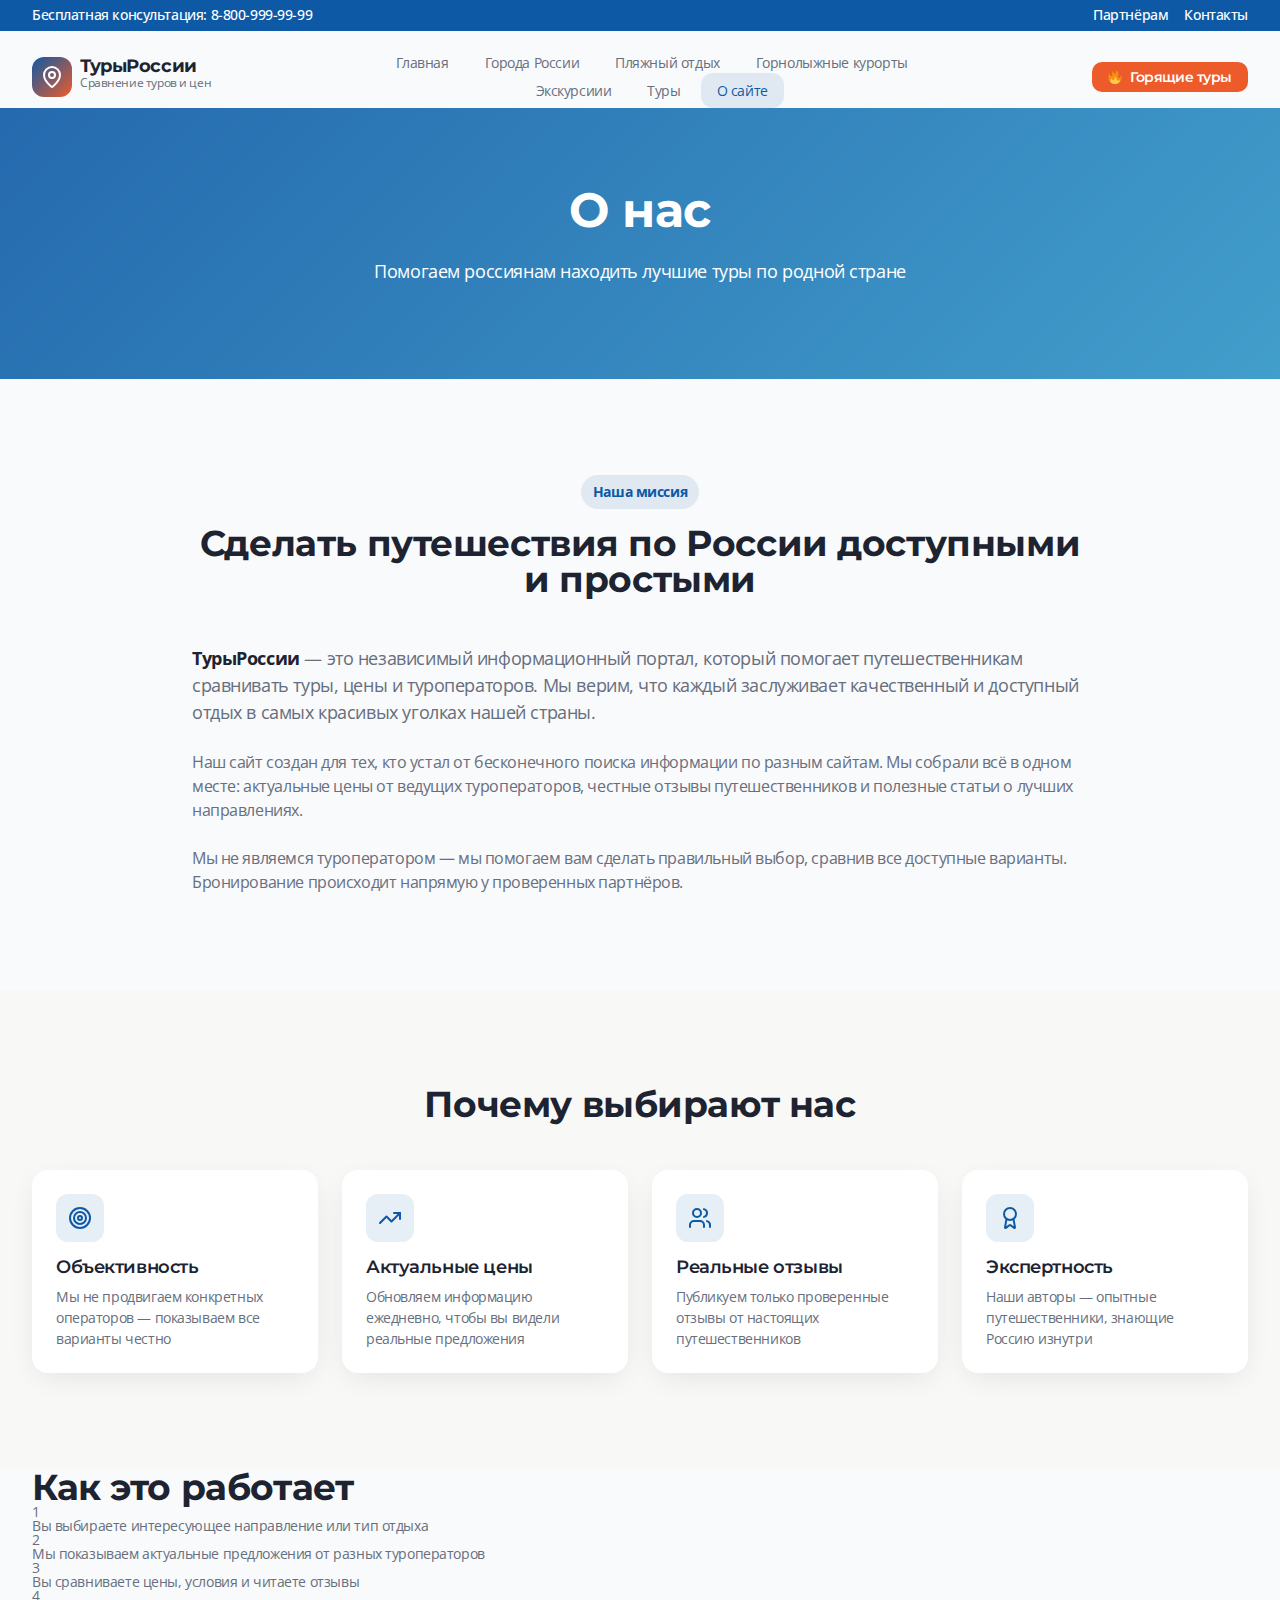
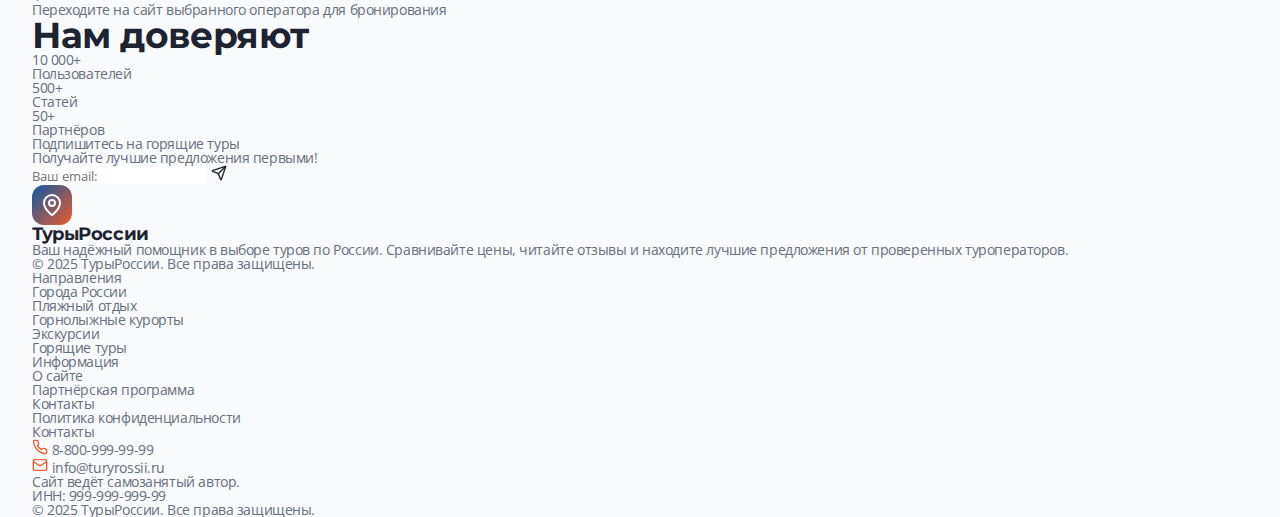
<file: about.html>
<!doctype html>
<html lang="ru">
  <head>
    <meta charset="UTF-8" />
    <meta
      name="viewport"
      content="width=device-width, initial-scale=1.0, user-scalable=no"
    />
    <title>Туры России</title>

    <link rel="stylesheet" href="./css/global/reset.css" />
    <link rel="stylesheet" href="./css/style.css" />
    <link rel="stylesheet" href="./css/pages/about.css" />
    <link rel="stylesheet" href="./css/media/about-media.css" />
  </head>
  <body class="body">
    <div class="wrapper">
      <header>
        <div class="header-top">
          <div class="container">
            <div class="header-top__inner">
              <a href="tel:+78009999999" class="header__number"
                >Бесплатная консультация: 8-800-999-99-99
              </a>
              <ul class="header-top__links">
                <li>
                  <a href="./partners.html" class="header-top__link"
                    >Партнёрам</a
                  >
                </li>
                <li>
                  <a href="./contact.html" class="header-top__link">Контакты</a>
                </li>
              </ul>
            </div>
          </div>
        </div>
        <div class="header-bottom">
          <div class="container">
            <div class="header-bottom__inner">
              <div class="header__logo logo">
                <div class="logo__img">
                  <a href="/">
                    <svg
                      xmlns="http://www.w3.org/2000/svg"
                      width="24"
                      height="24"
                      viewBox="0 0 24 24"
                      fill="none"
                      stroke="white"
                      stroke-width="2"
                      stroke-linecap="round"
                      stroke-linejoin="round"
                      class="lucide lucide-map-pin w-6 h-6 text-white"
                    >
                      <path
                        d="M20 10c0 4.993-5.539 10.193-7.399 11.799a1 1 0 0 1-1.202 0C9.539 20.193 4 14.993 4 10a8 8 0 0 1 16 0"
                      ></path>
                      <circle cx="12" cy="10" r="3"></circle>
                    </svg>
                  </a>
                </div>
                <div class="logo__title">
                  <p>ТурыРоссии</p>
                  <span>Сравнение туров и цен</span>
                </div>
              </div>
              <div class="nav-wrapper">
                <nav class="header__nav nav" aria-label="Главная навигация">
                  <ul class="nav__list">
                    <li class="nav__item">
                      <a href="./index.html" class="nav__link">Главная</a>
                    </li>
                    <li class="nav__item">
                      <a href="./cities.html" class="nav__link"
                        >Города России</a
                      >
                    </li>
                    <li class="nav__item">
                      <a href="./beach.html" class="nav__link">Пляжный отдых</a>
                    </li>
                    <li class="nav__item">
                      <a href="./ski.html" class="nav__link"
                        >Горнолыжные курорты</a
                      >
                    </li>
                    <li class="nav__item">
                      <a href="./excursions.html" class="nav__link"
                        >Экскурсиии
                      </a>
                    </li>
                    <li class="nav__item">
                      <a href="./tours.html" class="nav__link">Туры</a>
                    </li>
                    <li class="nav__item">
                      <a href="./about.html" class="nav__link nav__link--active"
                        >О сайте</a
                      >
                    </li>
                  </ul>
                </nav>
              </div>
              <button class="burger-icon" aria-label="Открыть мобильное меню">
                <svg
                  width="60px"
                  height="60px"
                  viewBox="0 0 24 24"
                  fill="none"
                  xmlns="http://www.w3.org/2000/svg"
                >
                  <path
                    d="M5 8H13.75M5 12H19M10.25 16L19 16"
                    stroke="#464455"
                    stroke-linecap="round"
                    stroke-linejoin="round"
                  />
                </svg>
              </button>
              <a
                href="./hots.html"
                class="header__btn"
                aria-label="Ссылка на страницу с горящими турами и акциями"
              >
                <img
                  src="./assets/img/icons/fire.svg"
                  alt="Декоративная иконка - горящий огонь"
                />
                Горящие туры
              </a>
            </div>
          </div>
        </div>
      </header>
      <main>
        <section class="main__hero hero">
          <div class="hero__inner">
            <h1 class="hero__title">О нас</h1>
            <p class="hero__subtitle">
              Помогаем россиянам находить лучшие туры по родной стране
            </p>
          </div>
        </section>
        <section class="main__mission mission">
          <div class="container">
            <div class="mission__inner">
              <span class="mission__badge">Наша миссия </span>
              <h2 class="mission__title title">
                Сделать путешествия по России доступными и простыми
              </h2>
              <div class="mission__text">
                <p class="mission__definition">
                  <b>ТурыРоссии</b> — это независимый информационный портал,
                  который помогает путешественникам сравнивать туры, цены и
                  туроператоров. Мы верим, что каждый заслуживает качественный и
                  доступный отдых в самых красивых уголках нашей страны.
                </p>
                <p>
                  Наш сайт создан для тех, кто устал от бесконечного поиска
                  информации по разным сайтам. Мы собрали всё в одном месте:
                  актуальные цены от ведущих туроператоров, честные отзывы
                  путешественников и полезные статьи о лучших направлениях.
                </p>
                <p>
                  Мы не являемся туроператором — мы помогаем вам сделать
                  правильный выбор, сравнив все доступные варианты. Бронирование
                  происходит напрямую у проверенных партнёров.
                </p>
              </div>
            </div>
          </div>
        </section>
        <section class="main__advantages advantages">
          <div class="container">
            <div class="advantages__inner">
              <h2 class="advantages__title title">Почему выбирают нас</h2>
              <ul class="advantages__list">
                <li class="advantages__item advantage">
                  <div class="advantage__img">
                    <svg
                      xmlns="http://www.w3.org/2000/svg"
                      width="24"
                      height="24"
                      viewBox="0 0 24 24"
                      fill="none"
                      stroke="var(--color-blue)"
                      stroke-width="2"
                      stroke-linecap="round"
                      stroke-linejoin="round"
                      class="lucide lucide-target w-6 h-6 text-primary"
                    >
                      <circle cx="12" cy="12" r="10"></circle>
                      <circle cx="12" cy="12" r="6"></circle>
                      <circle cx="12" cy="12" r="2"></circle>
                    </svg>
                  </div>
                  <h3 class="advantage__title">Объективность</h3>
                  <p class="advantage__text">
                    Мы не продвигаем конкретных операторов — показываем все
                    варианты честно
                  </p>
                </li>
                <li class="advantages__item advantage">
                  <div class="advantage__img">
                    <svg
                      xmlns="http://www.w3.org/2000/svg"
                      width="24"
                      height="24"
                      viewBox="0 0 24 24"
                      fill="none"
                      stroke="var(--color-blue)"
                      stroke-width="2"
                      stroke-linecap="round"
                      stroke-linejoin="round"
                      class="lucide lucide-trending-up w-6 h-6 text-primary"
                    >
                      <polyline
                        points="22 7 13.5 15.5 8.5 10.5 2 17"
                      ></polyline>
                      <polyline points="16 7 22 7 22 13"></polyline>
                    </svg>
                  </div>
                  <h3 class="advantage__title">Актуальные цены</h3>
                  <p class="advantage__text">
                    Обновляем информацию ежедневно, чтобы вы видели реальные
                    предложения
                  </p>
                </li>
                <li class="advantages__item advantage">
                  <div class="advantage__img">
                    <svg
                      xmlns="http://www.w3.org/2000/svg"
                      width="24"
                      height="24"
                      viewBox="0 0 24 24"
                      fill="none"
                      stroke="var(--color-blue)"
                      stroke-width="2"
                      stroke-linecap="round"
                      stroke-linejoin="round"
                      class="lucide lucide-users w-6 h-6 text-primary"
                    >
                      <path
                        d="M16 21v-2a4 4 0 0 0-4-4H6a4 4 0 0 0-4 4v2"
                      ></path>
                      <circle cx="9" cy="7" r="4"></circle>
                      <path d="M22 21v-2a4 4 0 0 0-3-3.87"></path>
                      <path d="M16 3.13a4 4 0 0 1 0 7.75"></path>
                    </svg>
                  </div>
                  <h3 class="advantage__title">Реальные отзывы</h3>
                  <p class="advantage__text">
                    Публикуем только проверенные отзывы от настоящих
                    путешественников
                  </p>
                </li>
                <li class="advantages__item advantage">
                  <div class="advantage__img">
                    <svg
                      xmlns="http://www.w3.org/2000/svg"
                      width="24"
                      height="24"
                      viewBox="0 0 24 24"
                      fill="none"
                      stroke="var(--color-blue)"
                      stroke-width="2"
                      stroke-linecap="round"
                      stroke-linejoin="round"
                      class="lucide lucide-award w-6 h-6 text-primary"
                    >
                      <path
                        d="m15.477 12.89 1.515 8.526a.5.5 0 0 1-.81.47l-3.58-2.687a1 1 0 0 0-1.197 0l-3.586 2.686a.5.5 0 0 1-.81-.469l1.514-8.526"
                      ></path>
                      <circle cx="12" cy="8" r="6"></circle>
                    </svg>
                  </div>
                  <h3 class="advantage__title">Экспертность</h3>
                  <p class="advantage__text">
                    Наши авторы — опытные путешественники, знающие Россию
                    изнутри
                  </p>
                </li>
              </ul>
            </div>
          </div>
        </section>
        <section class="main__stages stages">
          <div class="container">
            <div class="stages__inner">
              <h2 class="stages__title title">Как это работает</h2>
              <ul class="stages__list">
                <li class="stages__item stage">
                  <div class="stage__marker">1</div>
                  <p class="stage__text">
                    Вы выбираете интересующее направление или тип отдыха
                  </p>
                </li>
                <li class="stages__item stage">
                  <div class="stage__marker">2</div>
                  <p class="stage__text">
                    Мы показываем актуальные предложения от разных туроператоров
                  </p>
                </li>
                <li class="stages__item stage">
                  <div class="stage__marker">3</div>
                  <p class="stage__text">
                    Вы сравниваете цены, условия и читаете отзывы
                  </p>
                </li>
                <li class="stages__item stage">
                  <div class="stage__marker">4</div>
                  <p class="stage__text">
                    Переходите на сайт выбранного оператора для бронирования
                  </p>
                </li>
              </ul>
            </div>
          </div>
        </section>
        <section class="main__stats stats">
          <div class="container">
            <div class="stats__inner">
              <h2 class="stats__title title">Нам доверяют</h2>
              <ul class="stats__list">
                <li class="stats__item stat">
                  <p class="stat__number">10 000+</p>
                  Пользователей
                </li>
                <li class="stats__item stat">
                  <p class="stat__number">500+</p>
                  Статей
                </li>
                <li class="stats__item stat">
                  <p class="stat__number">50+</p>
                  Партнёров
                </li>
              </ul>
            </div>
          </div>
        </section>
      </main>
      <footer>
        <div class="footer-heading">
          <div class="container">
            <div class="footer-heading__inner">
              <div class="footer-heading__left">
                <h3 class="footer__title">Подпишитесь на горящие туры</h3>
                <p class="footer__subtitle">
                  Получайте лучшие предложения первыми!
                </p>
              </div>
              <form
                action="mailto:drv-dev@mail.ru"
                class="footer__form footer-form"
              >
                <label>
                  <input
                    type="email"
                    id="footer-email"
                    class="footer-form__input"
                    name="footer-email"
                    placeholder="Ваш email:"
                    required
                  />
                </label>
                <button
                  class="footer-form__btn"
                  type="submit"
                  aria-label="Подписаться на рассылку"
                >
                  <svg
                    xmlns="http://www.w3.org/2000/svg"
                    width="16"
                    height="16"
                    viewBox="0 0 24 24"
                    fill="none"
                    stroke="var(--color-black)"
                    stroke-width="2"
                    stroke-linecap="round"
                    stroke-linejoin="round"
                    class="lucide lucide-send w-4 h-4"
                  >
                    <path
                      d="M14.536 21.686a.5.5 0 0 0 .937-.024l6.5-19a.496.496 0 0 0-.635-.635l-19 6.5a.5.5 0 0 0-.024.937l7.93 3.18a2 2 0 0 1 1.112 1.11z"
                    ></path>
                    <path d="m21.854 2.147-10.94 10.939"></path>
                  </svg>
                </button>
              </form>
            </div>
          </div>
        </div>
        <div class="footer-body">
          <div class="container">
            <div class="footer-body__inner">
              <div class="footer__about">
                <div class="footer__logo logo">
                  <div class="logo__img">
                    <a href="/">
                      <svg
                        xmlns="http://www.w3.org/2000/svg"
                        width="24"
                        height="24"
                        viewBox="0 0 24 24"
                        fill="none"
                        stroke="white"
                        stroke-width="2"
                        stroke-linecap="round"
                        stroke-linejoin="round"
                        class="lucide lucide-map-pin w-6 h-6 text-white"
                      >
                        <path
                          d="M20 10c0 4.993-5.539 10.193-7.399 11.799a1 1 0 0 1-1.202 0C9.539 20.193 4 14.993 4 10a8 8 0 0 1 16 0"
                        ></path>
                        <circle cx="12" cy="10" r="3"></circle>
                      </svg>
                    </a>
                  </div>
                  <div class="logo__title">
                    <p>ТурыРоссии</p>
                  </div>
                </div>
                <p>
                  Ваш надёжный помощник в выборе туров по России. Сравнивайте
                  цены, читайте отзывы и находите лучшие предложения от
                  проверенных туроператоров.
                </p>
                <p class="footer__copy">
                  © 2025 ТурыРоссии. Все права защищены.
                </p>
              </div>
              <div class="footer__directions">
                <h6>Направления</h6>
                <nav class="footer__nav">
                  <ul>
                    <li><a href="./cities.html">Города России</a></li>
                    <li><a href="./beach.html">Пляжный отдых</a></li>
                    <li><a href="./ski.html">Горнолыжные курорты</a></li>
                    <li><a href="./excursions.html">Экскурсии</a></li>
                    <li><a href="./hots.html">Горящие туры</a></li>
                  </ul>
                </nav>
              </div>
              <div class="footer__information">
                <h6>Информация</h6>
                <nav class="footer__nav">
                  <ul>
                    <li><a href="./about.html">О сайте</a></li>
                    <li><a href="./partners.html">Партнёрская программа</a></li>
                    <li><a href="./contact.html">Контакты</a></li>
                    <li><a href="#">Политика конфиденциальности</a></li>
                  </ul>
                </nav>
              </div>
              <div class="footer__contact">
                <h6>Контакты</h6>
                <address>
                  <p class="footer__number">
                    <svg
                      xmlns="http://www.w3.org/2000/svg"
                      width="16"
                      height="16"
                      viewBox="0 0 24 24"
                      fill="none"
                      stroke="var(--color-orange)"
                      stroke-width="2"
                      stroke-linecap="round"
                      stroke-linejoin="round"
                      class="lucide lucide-phone w-4 h-4 text-coral"
                    >
                      <path
                        d="M22 16.92v3a2 2 0 0 1-2.18 2 19.79 19.79 0 0 1-8.63-3.07 19.5 19.5 0 0 1-6-6 19.79 19.79 0 0 1-3.07-8.67A2 2 0 0 1 4.11 2h3a2 2 0 0 1 2 1.72 12.84 12.84 0 0 0 .7 2.81 2 2 0 0 1-.45 2.11L8.09 9.91a16 16 0 0 0 6 6l1.27-1.27a2 2 0 0 1 2.11-.45 12.84 12.84 0 0 0 2.81.7A2 2 0 0 1 22 16.92z"
                      ></path>
                    </svg>
                    <a href="tel:+78009999999"> 8-800-999-99-99 </a>
                  </p>
                  <p class="footer__email">
                    <svg
                      xmlns="http://www.w3.org/2000/svg"
                      width="16"
                      height="16"
                      viewBox="0 0 24 24"
                      fill="none"
                      stroke="var(--color-orange)"
                      stroke-width="2"
                      stroke-linecap="round"
                      stroke-linejoin="round"
                      class="lucide lucide-mail w-4 h-4 text-coral"
                    >
                      <rect width="20" height="16" x="2" y="4" rx="2"></rect>
                      <path
                        d="m22 7-8.97 5.7a1.94 1.94 0 0 1-2.06 0L2 7"
                      ></path>
                    </svg>
                    <a href="mailto:info@turyrossii.ru">info@turyrossii.ru</a>
                  </p>
                </address>
                <p class="footer__details">
                  Сайт ведёт самозанятый автор. <br />
                  ИНН: 999-999-999-99
                </p>
                <p class="footer__copy footer__copy--mobile">
                  © 2025 ТурыРоссии. Все права защищены.
                </p>
              </div>
            </div>
          </div>
        </div>
      </footer>
    </div>
    <script src="./js/main.js"></script>
  </body>
</html>
</file>
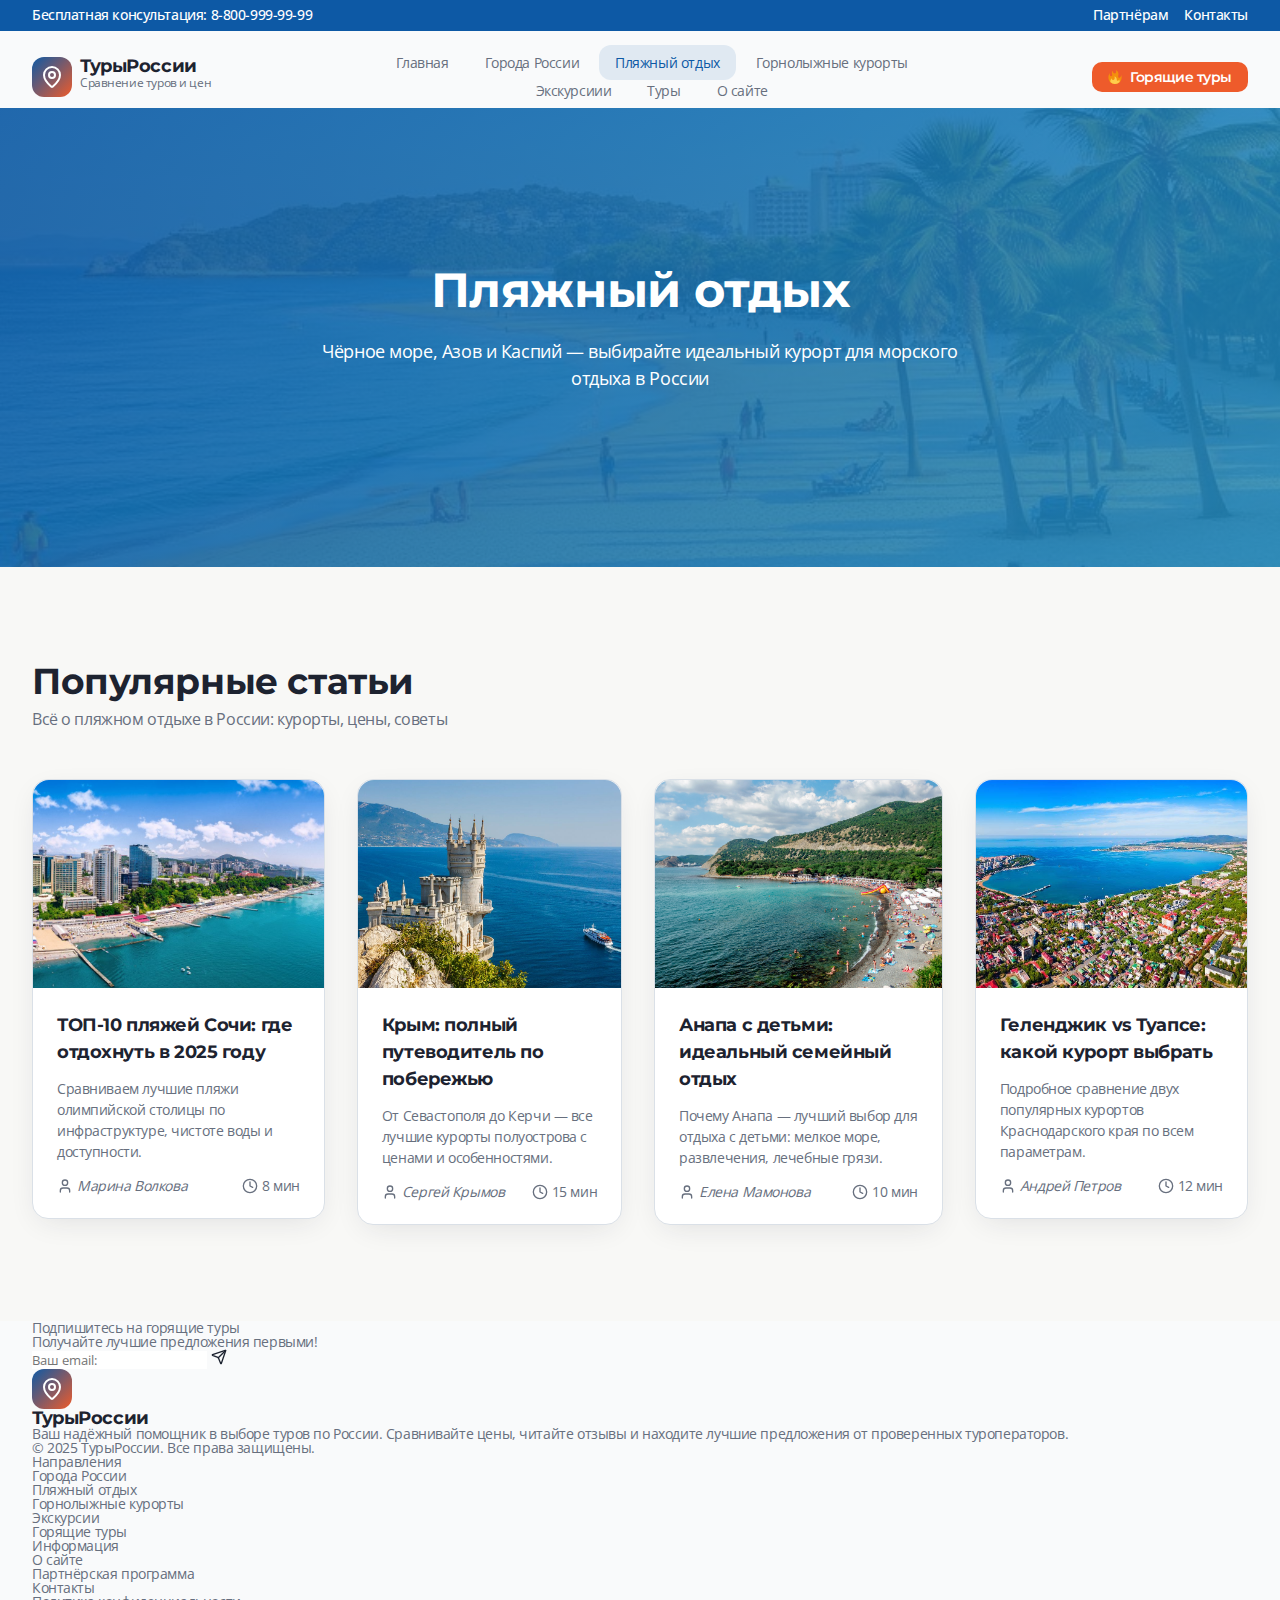
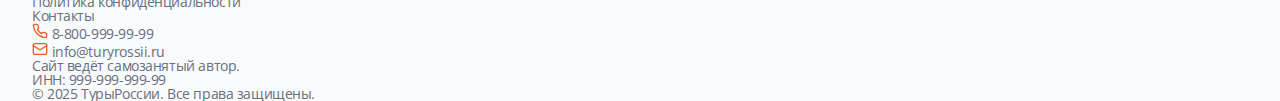
<file: beach.html>
<!doctype html>
<html lang="ru">
  <head>
    <meta charset="UTF-8" />
    <meta
      name="viewport"
      content="width=device-width, initial-scale=1.0, user-scalable=no"
    />
    <title>Туры России</title>

    <link rel="stylesheet" href="./css/global/reset.css" />
    <link rel="stylesheet" href="./css/style.css" />
    <link rel="stylesheet" href="./css/pages/beach.css" />
    <link rel="stylesheet" href="./css/media/beach-media.css" />
  </head>
  <body class="body">
    <div class="wrapper">
      <header>
        <div class="header-top">
          <div class="container">
            <div class="header-top__inner">
              <a href="tel:+78009999999" class="header__number"
                >Бесплатная консультация: 8-800-999-99-99
              </a>
              <ul class="header-top__links">
                <li>
                  <a href="./partners.html" class="header-top__link"
                    >Партнёрам</a
                  >
                </li>
                <li>
                  <a href="./contact.html" class="header-top__link">Контакты</a>
                </li>
              </ul>
            </div>
          </div>
        </div>
        <div class="header-bottom">
          <div class="container">
            <div class="header-bottom__inner">
              <div class="header__logo logo">
                <div class="logo__img">
                  <a href="/">
                    <svg
                      xmlns="http://www.w3.org/2000/svg"
                      width="24"
                      height="24"
                      viewBox="0 0 24 24"
                      fill="none"
                      stroke="white"
                      stroke-width="2"
                      stroke-linecap="round"
                      stroke-linejoin="round"
                      class="lucide lucide-map-pin w-6 h-6 text-white"
                    >
                      <path
                        d="M20 10c0 4.993-5.539 10.193-7.399 11.799a1 1 0 0 1-1.202 0C9.539 20.193 4 14.993 4 10a8 8 0 0 1 16 0"
                      ></path>
                      <circle cx="12" cy="10" r="3"></circle>
                    </svg>
                  </a>
                </div>
                <div class="logo__title">
                  <p>ТурыРоссии</p>
                  <span>Сравнение туров и цен</span>
                </div>
              </div>
              <div class="nav-wrapper">
                <nav class="header__nav nav" aria-label="Главная навигация">
                  <ul class="nav__list">
                    <li class="nav__item">
                      <a href="./index.html" class="nav__link">Главная</a>
                    </li>
                    <li class="nav__item">
                      <a href="./cities.html" class="nav__link"
                        >Города России</a
                      >
                    </li>
                    <li class="nav__item">
                      <a href="./beach.html" class="nav__link nav__link--active"
                        >Пляжный отдых</a
                      >
                    </li>
                    <li class="nav__item">
                      <a href="./ski.html" class="nav__link"
                        >Горнолыжные курорты</a
                      >
                    </li>
                    <li class="nav__item">
                      <a href="./excursions.html" class="nav__link"
                        >Экскурсиии
                      </a>
                    </li>
                    <li class="nav__item">
                      <a href="./tours.html" class="nav__link">Туры</a>
                    </li>
                    <li class="nav__item">
                      <a href="./about.html" class="nav__link">О сайте</a>
                    </li>
                  </ul>
                </nav>
              </div>
              <button class="burger-icon" aria-label="Открыть мобильное меню">
                <svg
                  width="60px"
                  height="60px"
                  viewBox="0 0 24 24"
                  fill="none"
                  xmlns="http://www.w3.org/2000/svg"
                >
                  <path
                    d="M5 8H13.75M5 12H19M10.25 16L19 16"
                    stroke="#464455"
                    stroke-linecap="round"
                    stroke-linejoin="round"
                  />
                </svg>
              </button>
              <a
                href="./hots.html"
                class="header__btn"
                aria-label="Ссылка на страницу с горящими турами и акциями"
              >
                <img
                  src="./assets/img/icons/fire.svg"
                  alt="Декоративная иконка - горящий огонь"
                />
                Горящие туры
              </a>
            </div>
          </div>
        </div>
      </header>
      <main>
        <section class="main__hero hero">
          <div class="hero__wrapper"></div>
          <div class="hero__inner">
            <h1 class="hero__title">Пляжный отдых</h1>
            <p class="hero__subtitle">
              Чёрное море, Азов и Каспий — выбирайте идеальный курорт для
              морского отдыха в России
            </p>
          </div>
        </section>
        <section class="main__blog blog">
          <div class="container">
            <div class="blog__inner">
              <div class="blog__heading blog-heading">
                <div class="blog-heading__left">
                  <h2 class="blog__title title">Популярные статьи</h2>
                  <p class="blog__subtitle subtitle">
                    Всё о пляжном отдыхе в России: курорты, цены, советы
                  </p>
                </div>
              </div>
              <ul class="blog__list">
                <li class="blog__item">
                  <a href="#" aria-label="Перейти на страницу статьи">
                    <article class="post">
                      <div class="post__img">
                        <img
                          src="./assets/img/blog/beach/sochi.jpg"
                          alt="Набережная города Сочи"
                        />
                      </div>
                      <div class="post__body">
                        <h4 class="post__title">
                          ТОП-10 пляжей Сочи: где отдохнуть в 2025 году
                        </h4>
                        <p class="post__description">
                          Сравниваем лучшие пляжи олимпийской столицы по
                          инфраструктуре, чистоте воды и доступности.
                        </p>
                        <footer class="post__footer">
                          <cite class="post__author">
                            <svg
                              xmlns="http://www.w3.org/2000/svg"
                              width="16"
                              height="16"
                              viewBox="0 0 24 24"
                              fill="none"
                              stroke="currentColor"
                              stroke-width="2"
                              stroke-linecap="round"
                              stroke-linejoin="round"
                              class="lucide lucide-user w-4 h-4"
                            >
                              <path
                                d="M19 21v-2a4 4 0 0 0-4-4H9a4 4 0 0 0-4 4v2"
                              ></path>
                              <circle cx="12" cy="7" r="4"></circle>
                            </svg>
                            Марина Волкова
                          </cite>
                          <div class="post__time">
                            <svg
                              xmlns="http://www.w3.org/2000/svg"
                              width="16"
                              height="16"
                              viewBox="0 0 24 24"
                              fill="none"
                              stroke="currentColor"
                              stroke-width="2"
                              stroke-linecap="round"
                              stroke-linejoin="round"
                              class="lucide lucide-clock w-4 h-4"
                            >
                              <circle cx="12" cy="12" r="10"></circle>
                              <polyline points="12 6 12 12 16 14"></polyline>
                            </svg>
                            <time datetime="PT8M">8 мин </time>
                          </div>
                        </footer>
                      </div>
                    </article>
                  </a>
                </li>
                <li class="blog__item">
                  <a href="#" aria-label="Перейти на страницу статьи">
                    <article class="post">
                      <div class="post__img">
                        <img
                          src="./assets/img/blog/beach/krimea.jpg"
                          alt="Замок Ласточкино гнездо в Крыму"
                        />
                      </div>
                      <div class="post__body">
                        <h4 class="post__title">
                          Крым: полный путеводитель по побережью
                        </h4>
                        <p class="post__description">
                          От Севастополя до Керчи — все лучшие курорты
                          полуострова с ценами и особенностями.
                        </p>
                        <footer class="post__footer">
                          <cite class="post__author">
                            <svg
                              xmlns="http://www.w3.org/2000/svg"
                              width="16"
                              height="16"
                              viewBox="0 0 24 24"
                              fill="none"
                              stroke="currentColor"
                              stroke-width="2"
                              stroke-linecap="round"
                              stroke-linejoin="round"
                              class="lucide lucide-user w-4 h-4"
                            >
                              <path
                                d="M19 21v-2a4 4 0 0 0-4-4H9a4 4 0 0 0-4 4v2"
                              ></path>
                              <circle cx="12" cy="7" r="4"></circle>
                            </svg>
                            Сергей Крымов
                          </cite>
                          <div class="post__time">
                            <svg
                              xmlns="http://www.w3.org/2000/svg"
                              width="16"
                              height="16"
                              viewBox="0 0 24 24"
                              fill="none"
                              stroke="currentColor"
                              stroke-width="2"
                              stroke-linecap="round"
                              stroke-linejoin="round"
                              class="lucide lucide-clock w-4 h-4"
                            >
                              <circle cx="12" cy="12" r="10"></circle>
                              <polyline points="12 6 12 12 16 14"></polyline>
                            </svg>
                            <time datetime="PT15M">15 мин </time>
                          </div>
                        </footer>
                      </div>
                    </article>
                  </a>
                </li>
                <li class="blog__item">
                  <a href="#" aria-label="Перейти на страницу статьи">
                    <article class="post">
                      <div class="post__img">
                        <img
                          src="./assets/img/blog/beach/anapa.jpg"
                          alt="Пляж в Анапе"
                        />
                      </div>
                      <div class="post__body">
                        <h4 class="post__title">
                          Анапа с детьми: идеальный семейный отдых
                        </h4>
                        <p class="post__description">
                          Почему Анапа — лучший выбор для отдыха с детьми:
                          мелкое море, развлечения, лечебные грязи.
                        </p>
                        <footer class="post__footer">
                          <cite class="post__author">
                            <svg
                              xmlns="http://www.w3.org/2000/svg"
                              width="16"
                              height="16"
                              viewBox="0 0 24 24"
                              fill="none"
                              stroke="currentColor"
                              stroke-width="2"
                              stroke-linecap="round"
                              stroke-linejoin="round"
                              class="lucide lucide-user w-4 h-4"
                            >
                              <path
                                d="M19 21v-2a4 4 0 0 0-4-4H9a4 4 0 0 0-4 4v2"
                              ></path>
                              <circle cx="12" cy="7" r="4"></circle>
                            </svg>
                            Елена Мамонова
                          </cite>
                          <div class="post__time">
                            <svg
                              xmlns="http://www.w3.org/2000/svg"
                              width="16"
                              height="16"
                              viewBox="0 0 24 24"
                              fill="none"
                              stroke="currentColor"
                              stroke-width="2"
                              stroke-linecap="round"
                              stroke-linejoin="round"
                              class="lucide lucide-clock w-4 h-4"
                            >
                              <circle cx="12" cy="12" r="10"></circle>
                              <polyline points="12 6 12 12 16 14"></polyline>
                            </svg>
                            <time datetime="PT10M">10 мин </time>
                          </div>
                        </footer>
                      </div>
                    </article>
                  </a>
                </li>
                <li class="blog__item">
                  <a href="#" aria-label="Перейти на страницу статьи">
                    <article class="post">
                      <div class="post__img">
                        <img
                          src="./assets/img/blog/beach/gelendzhik.jpg"
                          alt="Набережная города Геленджик"
                        />
                      </div>
                      <div class="post__body">
                        <h4 class="post__title">
                          Геленджик vs Туапсе: какой курорт выбрать
                        </h4>
                        <p class="post__description">
                          Подробное сравнение двух популярных курортов
                          Краснодарского края по всем параметрам.
                        </p>
                        <footer class="post__footer">
                          <cite class="post__author">
                            <svg
                              xmlns="http://www.w3.org/2000/svg"
                              width="16"
                              height="16"
                              viewBox="0 0 24 24"
                              fill="none"
                              stroke="currentColor"
                              stroke-width="2"
                              stroke-linecap="round"
                              stroke-linejoin="round"
                              class="lucide lucide-user w-4 h-4"
                            >
                              <path
                                d="M19 21v-2a4 4 0 0 0-4-4H9a4 4 0 0 0-4 4v2"
                              ></path>
                              <circle cx="12" cy="7" r="4"></circle>
                            </svg>
                            Андрей Петров
                          </cite>
                          <div class="post__time">
                            <svg
                              xmlns="http://www.w3.org/2000/svg"
                              width="16"
                              height="16"
                              viewBox="0 0 24 24"
                              fill="none"
                              stroke="currentColor"
                              stroke-width="2"
                              stroke-linecap="round"
                              stroke-linejoin="round"
                              class="lucide lucide-clock w-4 h-4"
                            >
                              <circle cx="12" cy="12" r="10"></circle>
                              <polyline points="12 6 12 12 16 14"></polyline>
                            </svg>
                            <time datetime="PT12M">12 мин </time>
                          </div>
                        </footer>
                      </div>
                    </article>
                  </a>
                </li>
              </ul>
            </div>
          </div>
        </section>
      </main>
      <footer>
        <div class="footer-heading">
          <div class="container">
            <div class="footer-heading__inner">
              <div class="footer-heading__left">
                <h3 class="footer__title">Подпишитесь на горящие туры</h3>
                <p class="footer__subtitle">
                  Получайте лучшие предложения первыми!
                </p>
              </div>
              <form
                action="mailto:drv-dev@mail.ru"
                class="footer__form footer-form"
              >
                <label>
                  <input
                    type="email"
                    id="footer-email"
                    class="footer-form__input"
                    name="footer-email"
                    placeholder="Ваш email:"
                    required
                  />
                </label>
                <button
                  class="footer-form__btn"
                  type="submit"
                  aria-label="Подписаться на рассылку"
                >
                  <svg
                    xmlns="http://www.w3.org/2000/svg"
                    width="16"
                    height="16"
                    viewBox="0 0 24 24"
                    fill="none"
                    stroke="var(--color-black)"
                    stroke-width="2"
                    stroke-linecap="round"
                    stroke-linejoin="round"
                    class="lucide lucide-send w-4 h-4"
                  >
                    <path
                      d="M14.536 21.686a.5.5 0 0 0 .937-.024l6.5-19a.496.496 0 0 0-.635-.635l-19 6.5a.5.5 0 0 0-.024.937l7.93 3.18a2 2 0 0 1 1.112 1.11z"
                    ></path>
                    <path d="m21.854 2.147-10.94 10.939"></path>
                  </svg>
                </button>
              </form>
            </div>
          </div>
        </div>
        <div class="footer-body">
          <div class="container">
            <div class="footer-body__inner">
              <div class="footer__about">
                <div class="footer__logo logo">
                  <div class="logo__img">
                    <a href="/">
                      <svg
                        xmlns="http://www.w3.org/2000/svg"
                        width="24"
                        height="24"
                        viewBox="0 0 24 24"
                        fill="none"
                        stroke="white"
                        stroke-width="2"
                        stroke-linecap="round"
                        stroke-linejoin="round"
                        class="lucide lucide-map-pin w-6 h-6 text-white"
                      >
                        <path
                          d="M20 10c0 4.993-5.539 10.193-7.399 11.799a1 1 0 0 1-1.202 0C9.539 20.193 4 14.993 4 10a8 8 0 0 1 16 0"
                        ></path>
                        <circle cx="12" cy="10" r="3"></circle>
                      </svg>
                    </a>
                  </div>
                  <div class="logo__title">
                    <p>ТурыРоссии</p>
                  </div>
                </div>
                <p>
                  Ваш надёжный помощник в выборе туров по России. Сравнивайте
                  цены, читайте отзывы и находите лучшие предложения от
                  проверенных туроператоров.
                </p>
                <p class="footer__copy">
                  © 2025 ТурыРоссии. Все права защищены.
                </p>
              </div>
              <div class="footer__directions">
                <h6>Направления</h6>
                <nav class="footer__nav">
                  <ul>
                    <li><a href="./cities.html">Города России</a></li>
                    <li><a href="./beach.html">Пляжный отдых</a></li>
                    <li><a href="./ski.html">Горнолыжные курорты</a></li>
                    <li><a href="./excursions.html">Экскурсии</a></li>
                    <li><a href="./hots.html">Горящие туры</a></li>
                  </ul>
                </nav>
              </div>
              <div class="footer__information">
                <h6>Информация</h6>
                <nav class="footer__nav">
                  <ul>
                    <li><a href="./about.html">О сайте</a></li>
                    <li><a href="./partners.html">Партнёрская программа</a></li>
                    <li><a href="./contact.html">Контакты</a></li>
                    <li><a href="#">Политика конфиденциальности</a></li>
                  </ul>
                </nav>
              </div>
              <div class="footer__contact">
                <h6>Контакты</h6>
                <address>
                  <p class="footer__number">
                    <svg
                      xmlns="http://www.w3.org/2000/svg"
                      width="16"
                      height="16"
                      viewBox="0 0 24 24"
                      fill="none"
                      stroke="var(--color-orange)"
                      stroke-width="2"
                      stroke-linecap="round"
                      stroke-linejoin="round"
                      class="lucide lucide-phone w-4 h-4 text-coral"
                    >
                      <path
                        d="M22 16.92v3a2 2 0 0 1-2.18 2 19.79 19.79 0 0 1-8.63-3.07 19.5 19.5 0 0 1-6-6 19.79 19.79 0 0 1-3.07-8.67A2 2 0 0 1 4.11 2h3a2 2 0 0 1 2 1.72 12.84 12.84 0 0 0 .7 2.81 2 2 0 0 1-.45 2.11L8.09 9.91a16 16 0 0 0 6 6l1.27-1.27a2 2 0 0 1 2.11-.45 12.84 12.84 0 0 0 2.81.7A2 2 0 0 1 22 16.92z"
                      ></path>
                    </svg>
                    <a href="tel:+78009999999"> 8-800-999-99-99 </a>
                  </p>
                  <p class="footer__email">
                    <svg
                      xmlns="http://www.w3.org/2000/svg"
                      width="16"
                      height="16"
                      viewBox="0 0 24 24"
                      fill="none"
                      stroke="var(--color-orange)"
                      stroke-width="2"
                      stroke-linecap="round"
                      stroke-linejoin="round"
                      class="lucide lucide-mail w-4 h-4 text-coral"
                    >
                      <rect width="20" height="16" x="2" y="4" rx="2"></rect>
                      <path
                        d="m22 7-8.97 5.7a1.94 1.94 0 0 1-2.06 0L2 7"
                      ></path>
                    </svg>
                    <a href="mailto:info@turyrossii.ru">info@turyrossii.ru</a>
                  </p>
                </address>
                <p class="footer__details">
                  Сайт ведёт самозанятый автор. <br />
                  ИНН: 999-999-999-99
                </p>
                <p class="footer__copy footer__copy--mobile">
                  © 2025 ТурыРоссии. Все права защищены.
                </p>
              </div>
            </div>
          </div>
        </div>
      </footer>
    </div>
    <script src="./js/main.js"></script>
  </body>
</html>
</file>
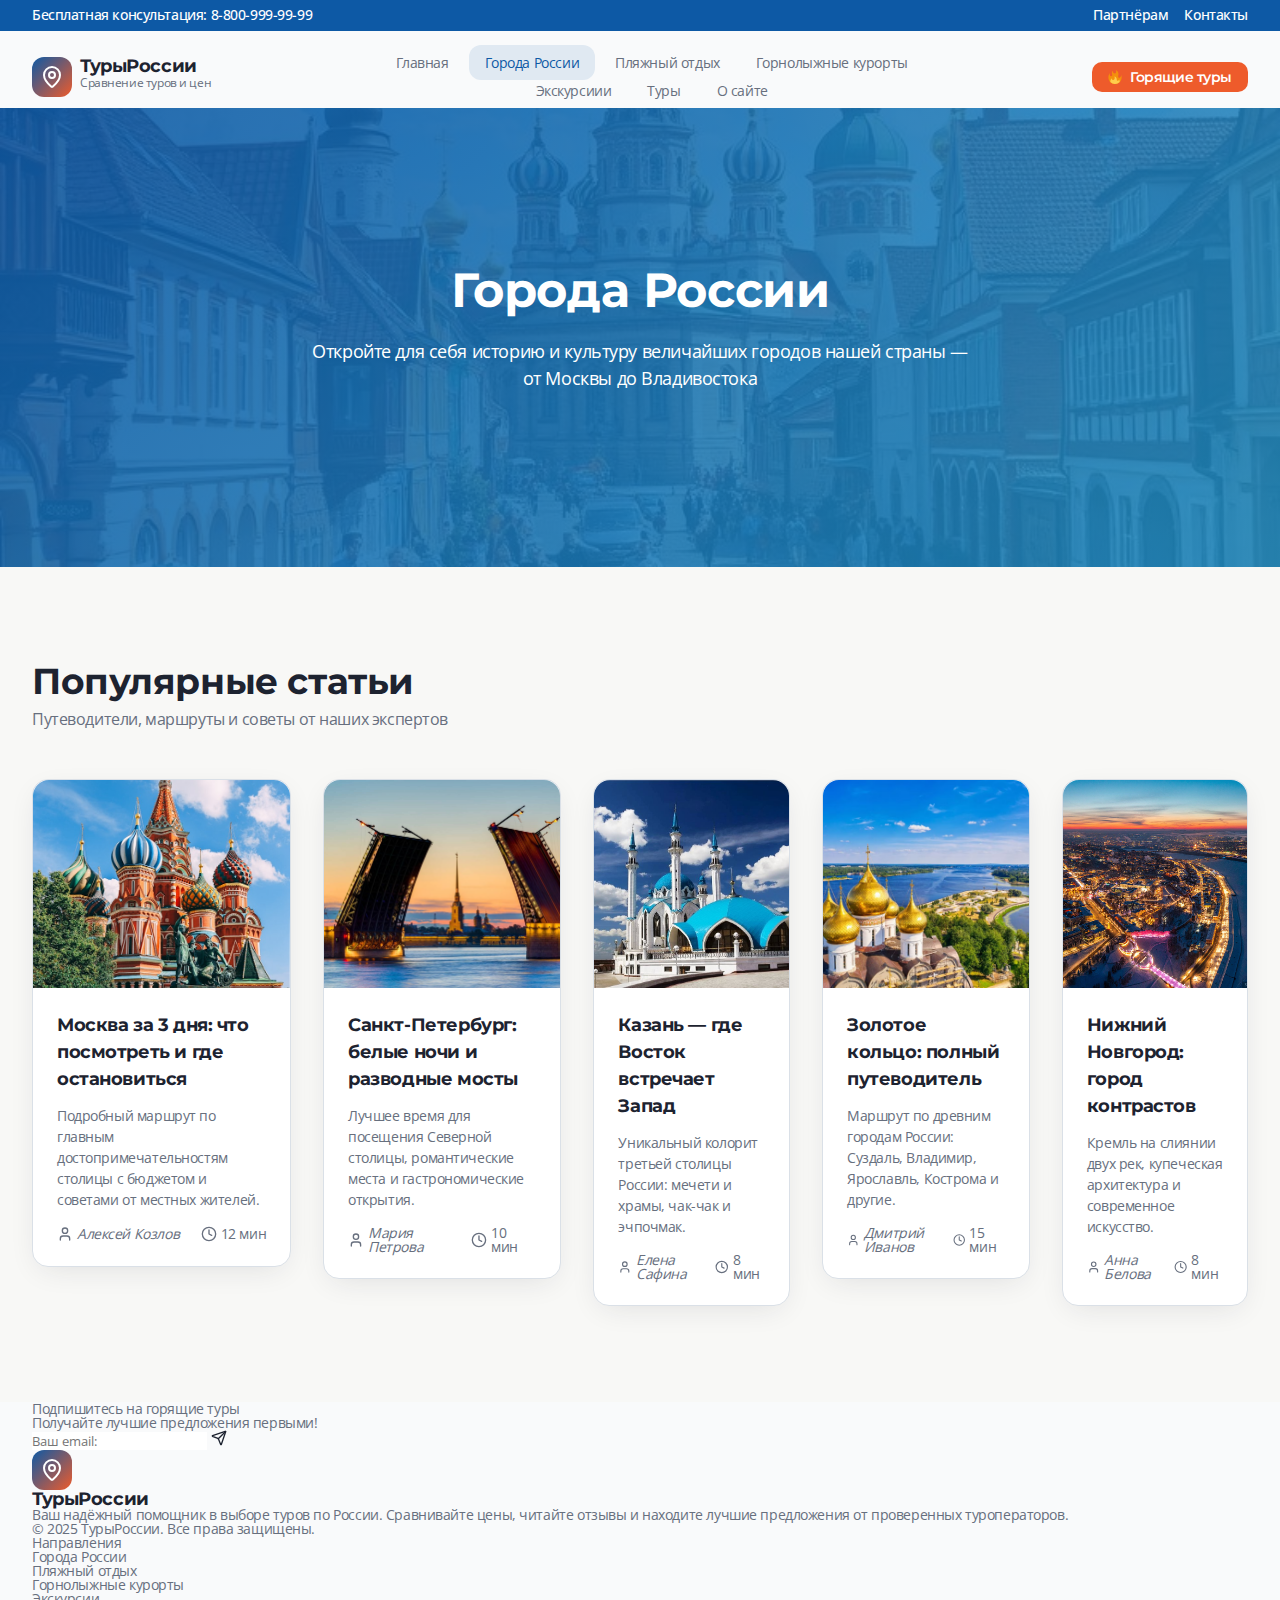
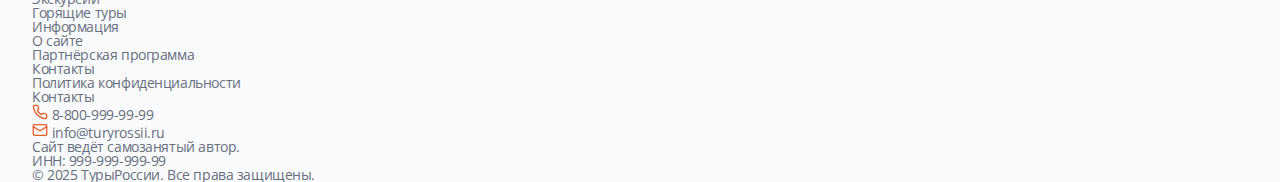
<file: cities.html>
<!doctype html>
<html lang="ru">
  <head>
    <meta charset="UTF-8" />
    <meta
      name="viewport"
      content="width=device-width, initial-scale=1.0, user-scalable=no"
    />
    <title>Туры России</title>

    <link rel="stylesheet" href="./css/global/reset.css" />
    <link rel="stylesheet" href="./css/style.css" />
    <link rel="stylesheet" href="./css/pages/cities.css" />
    <link rel="stylesheet" href="./css/media/cities-media.css" />
  </head>
  <body class="body">
    <div class="wrapper">
      <header>
        <div class="header-top">
          <div class="container">
            <div class="header-top__inner">
              <a href="tel:+78009999999" class="header__number"
                >Бесплатная консультация: 8-800-999-99-99
              </a>
              <ul class="header-top__links">
                <li>
                  <a href="./partners.html" class="header-top__link"
                    >Партнёрам</a
                  >
                </li>
                <li>
                  <a href="./contact.html" class="header-top__link">Контакты</a>
                </li>
              </ul>
            </div>
          </div>
        </div>
        <div class="header-bottom">
          <div class="container">
            <div class="header-bottom__inner">
              <div class="header__logo logo">
                <div class="logo__img">
                  <a href="/">
                    <svg
                      xmlns="http://www.w3.org/2000/svg"
                      width="24"
                      height="24"
                      viewBox="0 0 24 24"
                      fill="none"
                      stroke="white"
                      stroke-width="2"
                      stroke-linecap="round"
                      stroke-linejoin="round"
                      class="lucide lucide-map-pin w-6 h-6 text-white"
                    >
                      <path
                        d="M20 10c0 4.993-5.539 10.193-7.399 11.799a1 1 0 0 1-1.202 0C9.539 20.193 4 14.993 4 10a8 8 0 0 1 16 0"
                      ></path>
                      <circle cx="12" cy="10" r="3"></circle>
                    </svg>
                  </a>
                </div>
                <div class="logo__title">
                  <p>ТурыРоссии</p>
                  <span>Сравнение туров и цен</span>
                </div>
              </div>
              <div class="nav-wrapper">
                <nav class="header__nav nav" aria-label="Главная навигация">
                  <ul class="nav__list">
                    <li class="nav__item">
                      <a href="./index.html" class="nav__link">Главная</a>
                    </li>
                    <li class="nav__item">
                      <a
                        href="./cities.html"
                        class="nav__link nav__link--active"
                        >Города России</a
                      >
                    </li>
                    <li class="nav__item">
                      <a href="./beach.html" class="nav__link">Пляжный отдых</a>
                    </li>
                    <li class="nav__item">
                      <a href="./ski.html" class="nav__link"
                        >Горнолыжные курорты</a
                      >
                    </li>
                    <li class="nav__item">
                      <a href="./excursions.html" class="nav__link"
                        >Экскурсиии
                      </a>
                    </li>
                    <li class="nav__item">
                      <a href="./tours.html" class="nav__link">Туры</a>
                    </li>
                    <li class="nav__item">
                      <a href="./about.html" class="nav__link">О сайте</a>
                    </li>
                  </ul>
                </nav>
              </div>
              <button class="burger-icon" aria-label="Открыть мобильное меню">
                <svg
                  width="60px"
                  height="60px"
                  viewBox="0 0 24 24"
                  fill="none"
                  xmlns="http://www.w3.org/2000/svg"
                >
                  <path
                    d="M5 8H13.75M5 12H19M10.25 16L19 16"
                    stroke="#464455"
                    stroke-linecap="round"
                    stroke-linejoin="round"
                  />
                </svg>
              </button>
              <a
                href="./hots.html"
                class="header__btn"
                aria-label="Ссылка на страницу с горящими турами и акциями"
              >
                <img
                  src="./assets/img/icons/fire.svg"
                  alt="Декоративная иконка - горящий огонь"
                />
                Горящие туры
              </a>
            </div>
          </div>
        </div>
      </header>
      <main>
        <section class="main__hero hero">
          <div class="hero__wrapper"></div>
          <div class="hero__inner">
            <h1 class="hero__title">Города России</h1>
            <p class="hero__subtitle">
              Откройте для себя историю и культуру величайших городов нашей
              страны — от Москвы до Владивостока
            </p>
          </div>
        </section>
        <section class="main__blog blog">
          <div class="container">
            <div class="blog__inner">
              <div class="blog__heading blog-heading">
                <div class="blog-heading__left">
                  <h2 class="blog__title title">Популярные статьи</h2>
                  <p class="blog__subtitle subtitle">
                    Путеводители, маршруты и советы от наших экспертов
                  </p>
                </div>
              </div>
              <ul class="blog__list">
                <li class="blog__item">
                  <a href="#" aria-label="Перейти на страницу статьи">
                    <article class="post">
                      <div class="post__img">
                        <img
                          src="./assets/img/blog/cities.jfif"
                          alt="Храм Василия Блаженного"
                        />
                      </div>
                      <div class="post__body">
                        <h4 class="post__title">
                          Москва за 3 дня: что посмотреть и где остановиться
                        </h4>
                        <p class="post__description">
                          Подробный маршрут по главным достопримечательностям
                          столицы с бюджетом и советами от местных жителей.
                        </p>
                        <footer class="post__footer">
                          <cite class="post__author">
                            <svg
                              xmlns="http://www.w3.org/2000/svg"
                              width="16"
                              height="16"
                              viewBox="0 0 24 24"
                              fill="none"
                              stroke="currentColor"
                              stroke-width="2"
                              stroke-linecap="round"
                              stroke-linejoin="round"
                              class="lucide lucide-user w-4 h-4"
                            >
                              <path
                                d="M19 21v-2a4 4 0 0 0-4-4H9a4 4 0 0 0-4 4v2"
                              ></path>
                              <circle cx="12" cy="7" r="4"></circle>
                            </svg>
                            Алексей Козлов
                          </cite>
                          <div class="post__time">
                            <svg
                              xmlns="http://www.w3.org/2000/svg"
                              width="16"
                              height="16"
                              viewBox="0 0 24 24"
                              fill="none"
                              stroke="currentColor"
                              stroke-width="2"
                              stroke-linecap="round"
                              stroke-linejoin="round"
                              class="lucide lucide-clock w-4 h-4"
                            >
                              <circle cx="12" cy="12" r="10"></circle>
                              <polyline points="12 6 12 12 16 14"></polyline>
                            </svg>
                            <time datetime="PT12M">12 мин </time>
                          </div>
                        </footer>
                      </div>
                    </article>
                  </a>
                </li>
                <li class="blog__item">
                  <a href="#" aria-label="Перейти на страницу статьи">
                    <article class="post">
                      <div class="post__img">
                        <img
                          src="./assets/img/blog/cities/spb.jfif"
                          alt="Разводные моосты в Санкт-Петербурге"
                        />
                      </div>
                      <div class="post__body">
                        <h4 class="post__title">
                          Санкт-Петербург: белые ночи и разводные мосты
                        </h4>
                        <p class="post__description">
                          Лучшее время для посещения Северной столицы,
                          романтические места и гастрономические открытия.
                        </p>
                        <footer class="post__footer">
                          <cite class="post__author">
                            <svg
                              xmlns="http://www.w3.org/2000/svg"
                              width="16"
                              height="16"
                              viewBox="0 0 24 24"
                              fill="none"
                              stroke="currentColor"
                              stroke-width="2"
                              stroke-linecap="round"
                              stroke-linejoin="round"
                              class="lucide lucide-user w-4 h-4"
                            >
                              <path
                                d="M19 21v-2a4 4 0 0 0-4-4H9a4 4 0 0 0-4 4v2"
                              ></path>
                              <circle cx="12" cy="7" r="4"></circle>
                            </svg>
                            Мария Петрова
                          </cite>
                          <div class="post__time">
                            <svg
                              xmlns="http://www.w3.org/2000/svg"
                              width="16"
                              height="16"
                              viewBox="0 0 24 24"
                              fill="none"
                              stroke="currentColor"
                              stroke-width="2"
                              stroke-linecap="round"
                              stroke-linejoin="round"
                              class="lucide lucide-clock w-4 h-4"
                            >
                              <circle cx="12" cy="12" r="10"></circle>
                              <polyline points="12 6 12 12 16 14"></polyline>
                            </svg>
                            <time datetime="PT10M">10 мин </time>
                          </div>
                        </footer>
                      </div>
                    </article>
                  </a>
                </li>
                <li class="blog__item">
                  <a href="#" aria-label="Перейти на страницу статьи">
                    <article class="post">
                      <div class="post__img">
                        <img
                          src="./assets/img/blog/cities/kazan.jpg"
                          alt="Мечеть Кул Шариф в Казани"
                        />
                      </div>
                      <div class="post__body">
                        <h4 class="post__title">
                          Казань — где Восток встречает Запад
                        </h4>
                        <p class="post__description">
                          Уникальный колорит третьей столицы России: мечети и
                          храмы, чак-чак и эчпочмак.
                        </p>
                        <footer class="post__footer">
                          <cite class="post__author">
                            <svg
                              xmlns="http://www.w3.org/2000/svg"
                              width="16"
                              height="16"
                              viewBox="0 0 24 24"
                              fill="none"
                              stroke="currentColor"
                              stroke-width="2"
                              stroke-linecap="round"
                              stroke-linejoin="round"
                              class="lucide lucide-user w-4 h-4"
                            >
                              <path
                                d="M19 21v-2a4 4 0 0 0-4-4H9a4 4 0 0 0-4 4v2"
                              ></path>
                              <circle cx="12" cy="7" r="4"></circle>
                            </svg>
                            Елена Сафина
                          </cite>
                          <div class="post__time">
                            <svg
                              xmlns="http://www.w3.org/2000/svg"
                              width="16"
                              height="16"
                              viewBox="0 0 24 24"
                              fill="none"
                              stroke="currentColor"
                              stroke-width="2"
                              stroke-linecap="round"
                              stroke-linejoin="round"
                              class="lucide lucide-clock w-4 h-4"
                            >
                              <circle cx="12" cy="12" r="10"></circle>
                              <polyline points="12 6 12 12 16 14"></polyline>
                            </svg>
                            <time datetime="PT8M">8 мин </time>
                          </div>
                        </footer>
                      </div>
                    </article>
                  </a>
                </li>
                <li class="blog__item">
                  <a href="#" aria-label="Перейти на страницу статьи">
                    <article class="post">
                      <div class="post__img">
                        <img
                          src="./assets/img/blog/cities/golden-ring.avif"
                          alt="Золотое кольцо России"
                        />
                      </div>
                      <div class="post__body">
                        <h4 class="post__title">
                          Золотое кольцо: полный путеводитель
                        </h4>
                        <p class="post__description">
                          Маршрут по древним городам России: Суздаль, Владимир,
                          Ярославль, Кострома и другие.
                        </p>
                        <footer class="post__footer">
                          <cite class="post__author">
                            <svg
                              xmlns="http://www.w3.org/2000/svg"
                              width="16"
                              height="16"
                              viewBox="0 0 24 24"
                              fill="none"
                              stroke="currentColor"
                              stroke-width="2"
                              stroke-linecap="round"
                              stroke-linejoin="round"
                              class="lucide lucide-user w-4 h-4"
                            >
                              <path
                                d="M19 21v-2a4 4 0 0 0-4-4H9a4 4 0 0 0-4 4v2"
                              ></path>
                              <circle cx="12" cy="7" r="4"></circle>
                            </svg>
                            Дмитрий Иванов
                          </cite>
                          <div class="post__time">
                            <svg
                              xmlns="http://www.w3.org/2000/svg"
                              width="16"
                              height="16"
                              viewBox="0 0 24 24"
                              fill="none"
                              stroke="currentColor"
                              stroke-width="2"
                              stroke-linecap="round"
                              stroke-linejoin="round"
                              class="lucide lucide-clock w-4 h-4"
                            >
                              <circle cx="12" cy="12" r="10"></circle>
                              <polyline points="12 6 12 12 16 14"></polyline>
                            </svg>
                            <time datetime="PT15M">15 мин </time>
                          </div>
                        </footer>
                      </div>
                    </article>
                  </a>
                </li>
                <li class="blog__item">
                  <a href="#" aria-label="Перейти на страницу статьи">
                    <article class="post">
                      <div class="post__img">
                        <img
                          src="./assets/img/blog/cities/nn.jpg"
                          alt="Зимний Нижний Новгород"
                        />
                      </div>
                      <div class="post__body">
                        <h4 class="post__title">
                          Нижний Новгород: город контрастов
                        </h4>
                        <p class="post__description">
                          Кремль на слиянии двух рек, купеческая архитектура и
                          современное искусство.
                        </p>
                        <footer class="post__footer">
                          <cite class="post__author">
                            <svg
                              xmlns="http://www.w3.org/2000/svg"
                              width="16"
                              height="16"
                              viewBox="0 0 24 24"
                              fill="none"
                              stroke="currentColor"
                              stroke-width="2"
                              stroke-linecap="round"
                              stroke-linejoin="round"
                              class="lucide lucide-user w-4 h-4"
                            >
                              <path
                                d="M19 21v-2a4 4 0 0 0-4-4H9a4 4 0 0 0-4 4v2"
                              ></path>
                              <circle cx="12" cy="7" r="4"></circle>
                            </svg>
                            Анна Белова
                          </cite>
                          <div class="post__time">
                            <svg
                              xmlns="http://www.w3.org/2000/svg"
                              width="16"
                              height="16"
                              viewBox="0 0 24 24"
                              fill="none"
                              stroke="currentColor"
                              stroke-width="2"
                              stroke-linecap="round"
                              stroke-linejoin="round"
                              class="lucide lucide-clock w-4 h-4"
                            >
                              <circle cx="12" cy="12" r="10"></circle>
                              <polyline points="12 6 12 12 16 14"></polyline>
                            </svg>
                            <time datetime="PT8M">8 мин </time>
                          </div>
                        </footer>
                      </div>
                    </article>
                  </a>
                </li>
              </ul>
            </div>
          </div>
        </section>
      </main>
      <footer>
        <div class="footer-heading">
          <div class="container">
            <div class="footer-heading__inner">
              <div class="footer-heading__left">
                <h3 class="footer__title">Подпишитесь на горящие туры</h3>
                <p class="footer__subtitle">
                  Получайте лучшие предложения первыми!
                </p>
              </div>
              <form
                action="mailto:drv-dev@mail.ru"
                class="footer__form footer-form"
              >
                <label>
                  <input
                    type="email"
                    id="footer-email"
                    class="footer-form__input"
                    name="footer-email"
                    placeholder="Ваш email:"
                    required
                  />
                </label>
                <button
                  class="footer-form__btn"
                  type="submit"
                  aria-label="Подписаться на рассылку"
                >
                  <svg
                    xmlns="http://www.w3.org/2000/svg"
                    width="16"
                    height="16"
                    viewBox="0 0 24 24"
                    fill="none"
                    stroke="var(--color-black)"
                    stroke-width="2"
                    stroke-linecap="round"
                    stroke-linejoin="round"
                    class="lucide lucide-send w-4 h-4"
                  >
                    <path
                      d="M14.536 21.686a.5.5 0 0 0 .937-.024l6.5-19a.496.496 0 0 0-.635-.635l-19 6.5a.5.5 0 0 0-.024.937l7.93 3.18a2 2 0 0 1 1.112 1.11z"
                    ></path>
                    <path d="m21.854 2.147-10.94 10.939"></path>
                  </svg>
                </button>
              </form>
            </div>
          </div>
        </div>
        <div class="footer-body">
          <div class="container">
            <div class="footer-body__inner">
              <div class="footer__about">
                <div class="footer__logo logo">
                  <div class="logo__img">
                    <a href="/">
                      <svg
                        xmlns="http://www.w3.org/2000/svg"
                        width="24"
                        height="24"
                        viewBox="0 0 24 24"
                        fill="none"
                        stroke="white"
                        stroke-width="2"
                        stroke-linecap="round"
                        stroke-linejoin="round"
                        class="lucide lucide-map-pin w-6 h-6 text-white"
                      >
                        <path
                          d="M20 10c0 4.993-5.539 10.193-7.399 11.799a1 1 0 0 1-1.202 0C9.539 20.193 4 14.993 4 10a8 8 0 0 1 16 0"
                        ></path>
                        <circle cx="12" cy="10" r="3"></circle>
                      </svg>
                    </a>
                  </div>
                  <div class="logo__title">
                    <p>ТурыРоссии</p>
                  </div>
                </div>
                <p>
                  Ваш надёжный помощник в выборе туров по России. Сравнивайте
                  цены, читайте отзывы и находите лучшие предложения от
                  проверенных туроператоров.
                </p>
                <p class="footer__copy">
                  © 2025 ТурыРоссии. Все права защищены.
                </p>
              </div>
              <div class="footer__directions">
                <h6>Направления</h6>
                <nav class="footer__nav">
                  <ul>
                    <li><a href="./cities.html">Города России</a></li>
                    <li><a href="./beach.html">Пляжный отдых</a></li>
                    <li><a href="./ski.html">Горнолыжные курорты</a></li>
                    <li><a href="./excursions.html">Экскурсии</a></li>
                    <li><a href="./hots.html">Горящие туры</a></li>
                  </ul>
                </nav>
              </div>
              <div class="footer__information">
                <h6>Информация</h6>
                <nav class="footer__nav">
                  <ul>
                    <li><a href="./about.html">О сайте</a></li>
                    <li><a href="./partners.html">Партнёрская программа</a></li>
                    <li><a href="./contact.html">Контакты</a></li>
                    <li><a href="#">Политика конфиденциальности</a></li>
                  </ul>
                </nav>
              </div>
              <div class="footer__contact">
                <h6>Контакты</h6>
                <address>
                  <p class="footer__number">
                    <svg
                      xmlns="http://www.w3.org/2000/svg"
                      width="16"
                      height="16"
                      viewBox="0 0 24 24"
                      fill="none"
                      stroke="var(--color-orange)"
                      stroke-width="2"
                      stroke-linecap="round"
                      stroke-linejoin="round"
                      class="lucide lucide-phone w-4 h-4 text-coral"
                    >
                      <path
                        d="M22 16.92v3a2 2 0 0 1-2.18 2 19.79 19.79 0 0 1-8.63-3.07 19.5 19.5 0 0 1-6-6 19.79 19.79 0 0 1-3.07-8.67A2 2 0 0 1 4.11 2h3a2 2 0 0 1 2 1.72 12.84 12.84 0 0 0 .7 2.81 2 2 0 0 1-.45 2.11L8.09 9.91a16 16 0 0 0 6 6l1.27-1.27a2 2 0 0 1 2.11-.45 12.84 12.84 0 0 0 2.81.7A2 2 0 0 1 22 16.92z"
                      ></path>
                    </svg>
                    <a href="tel:+78009999999"> 8-800-999-99-99 </a>
                  </p>
                  <p class="footer__email">
                    <svg
                      xmlns="http://www.w3.org/2000/svg"
                      width="16"
                      height="16"
                      viewBox="0 0 24 24"
                      fill="none"
                      stroke="var(--color-orange)"
                      stroke-width="2"
                      stroke-linecap="round"
                      stroke-linejoin="round"
                      class="lucide lucide-mail w-4 h-4 text-coral"
                    >
                      <rect width="20" height="16" x="2" y="4" rx="2"></rect>
                      <path
                        d="m22 7-8.97 5.7a1.94 1.94 0 0 1-2.06 0L2 7"
                      ></path>
                    </svg>
                    <a href="mailto:info@turyrossii.ru">info@turyrossii.ru</a>
                  </p>
                </address>
                <p class="footer__details">
                  Сайт ведёт самозанятый автор. <br />
                  ИНН: 999-999-999-99
                </p>
                <p class="footer__copy footer__copy--mobile">
                  © 2025 ТурыРоссии. Все права защищены.
                </p>
              </div>
            </div>
          </div>
        </div>
      </footer>
    </div>
    <script src="./js/main.js"></script>
  </body>
</html>
</file>
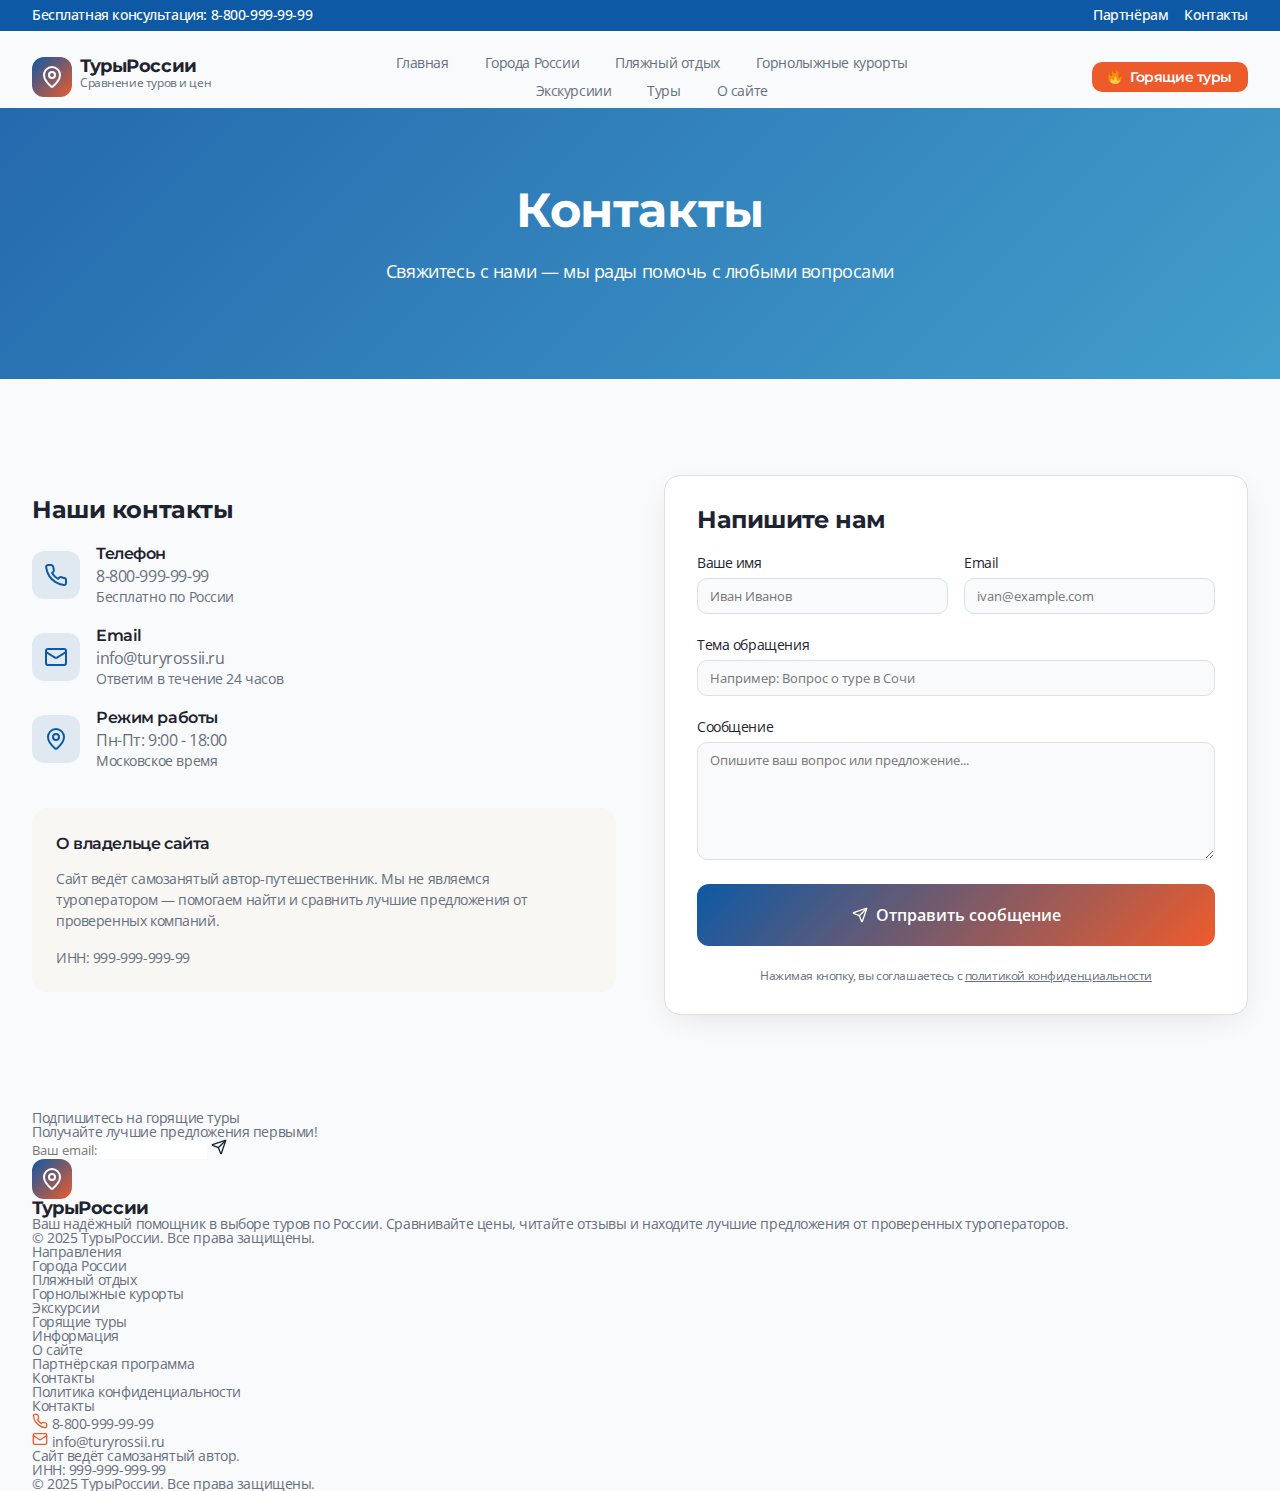
<file: contact.html>
<!doctype html>
<html lang="ru">
  <head>
    <meta charset="UTF-8" />
    <meta
      name="viewport"
      content="width=device-width, initial-scale=1.0, user-scalable=no"
    />
    <title>Туры России</title>

    <link rel="stylesheet" href="./css/global/reset.css" />
    <link rel="stylesheet" href="./css/style.css" />
    <link rel="stylesheet" href="./css/pages/contact.css" />
    <link rel="stylesheet" href="./css/media/contact-media.css" />
  </head>
  <body class="body">
    <div class="wrapper">
      <header>
        <div class="header-top">
          <div class="container">
            <div class="header-top__inner">
              <a href="tel:+78009999999" class="header__number"
                >Бесплатная консультация: 8-800-999-99-99
              </a>
              <ul class="header-top__links">
                <li>
                  <a href="./partners.html" class="header-top__link"
                    >Партнёрам</a
                  >
                </li>
                <li>
                  <a href="./contact.html" class="header-top__link">Контакты</a>
                </li>
              </ul>
            </div>
          </div>
        </div>
        <div class="header-bottom">
          <div class="container">
            <div class="header-bottom__inner">
              <div class="header__logo logo">
                <div class="logo__img">
                  <a href="/">
                    <svg
                      xmlns="http://www.w3.org/2000/svg"
                      width="24"
                      height="24"
                      viewBox="0 0 24 24"
                      fill="none"
                      stroke="white"
                      stroke-width="2"
                      stroke-linecap="round"
                      stroke-linejoin="round"
                      class="lucide lucide-map-pin w-6 h-6 text-white"
                    >
                      <path
                        d="M20 10c0 4.993-5.539 10.193-7.399 11.799a1 1 0 0 1-1.202 0C9.539 20.193 4 14.993 4 10a8 8 0 0 1 16 0"
                      ></path>
                      <circle cx="12" cy="10" r="3"></circle>
                    </svg>
                  </a>
                </div>
                <div class="logo__title">
                  <p>ТурыРоссии</p>
                  <span>Сравнение туров и цен</span>
                </div>
              </div>
              <div class="nav-wrapper">
                <nav class="header__nav nav" aria-label="Главная навигация">
                  <ul class="nav__list">
                    <li class="nav__item">
                      <a href="./index.html" class="nav__link">Главная</a>
                    </li>
                    <li class="nav__item">
                      <a href="./cities.html" class="nav__link"
                        >Города России</a
                      >
                    </li>
                    <li class="nav__item">
                      <a href="./beach.html" class="nav__link">Пляжный отдых</a>
                    </li>
                    <li class="nav__item">
                      <a href="./ski.html" class="nav__link"
                        >Горнолыжные курорты</a
                      >
                    </li>
                    <li class="nav__item">
                      <a href="./excursions.html" class="nav__link"
                        >Экскурсиии
                      </a>
                    </li>
                    <li class="nav__item">
                      <a href="./tours.html" class="nav__link">Туры</a>
                    </li>
                    <li class="nav__item">
                      <a href="./about.html" class="nav__link">О сайте</a>
                    </li>
                  </ul>
                </nav>
              </div>
              <button class="burger-icon" aria-label="Открыть мобильное меню">
                <svg
                  width="60px"
                  height="60px"
                  viewBox="0 0 24 24"
                  fill="none"
                  xmlns="http://www.w3.org/2000/svg"
                >
                  <path
                    d="M5 8H13.75M5 12H19M10.25 16L19 16"
                    stroke="#464455"
                    stroke-linecap="round"
                    stroke-linejoin="round"
                  />
                </svg>
              </button>
              <a
                href="./hots.html"
                class="header__btn"
                aria-label="Ссылка на страницу с горящими турами и акциями"
              >
                <img
                  src="./assets/img/icons/fire.svg"
                  alt="Декоративная иконка - горящий огонь"
                />
                Горящие туры
              </a>
            </div>
          </div>
        </div>
      </header>
      <main>
        <section class="main__hero hero">
          <div class="hero__inner">
            <h1 class="hero__title">Контакты</h1>
            <p class="hero__subtitle">
              Свяжитесь с нами — мы рады помочь с любыми вопросами
            </p>
          </div>
        </section>
        <section class="main__contact contact">
          <div class="container">
            <div class="contact__inner">
              <div class="contact__info info">
                <h3 class="info__title">Наши контакты</h3>
                <ul class="info__list">
                  <li class="info__item">
                    <div class="info__img">
                      <svg
                        xmlns="http://www.w3.org/2000/svg"
                        width="24"
                        height="24"
                        viewBox="0 0 24 24"
                        fill="none"
                        stroke="var(--color-blue)"
                        stroke-width="2"
                        stroke-linecap="round"
                        stroke-linejoin="round"
                        class="lucide lucide-phone w-6 h-6 text-primary"
                      >
                        <path
                          d="M22 16.92v3a2 2 0 0 1-2.18 2 19.79 19.79 0 0 1-8.63-3.07 19.5 19.5 0 0 1-6-6 19.79 19.79 0 0 1-3.07-8.67A2 2 0 0 1 4.11 2h3a2 2 0 0 1 2 1.72 12.84 12.84 0 0 0 .7 2.81 2 2 0 0 1-.45 2.11L8.09 9.91a16 16 0 0 0 6 6l1.27-1.27a2 2 0 0 1 2.11-.45 12.84 12.84 0 0 0 2.81.7A2 2 0 0 1 22 16.92z"
                        ></path>
                      </svg>
                    </div>
                    <div class="info__details">
                      <h4>Телефон</h4>
                      <p>
                        <a
                          href="tel:+78009999999"
                          aria-label="Связаться по телефону"
                          >8-800-999-99-99</a
                        >
                      </p>
                      <p>Бесплатно по России</p>
                    </div>
                  </li>
                  <li class="info__item">
                    <div class="info__img">
                      <svg
                        xmlns="http://www.w3.org/2000/svg"
                        width="24"
                        height="24"
                        viewBox="0 0 24 24"
                        fill="none"
                        stroke="var(--color-blue)"
                        stroke-width="2"
                        stroke-linecap="round"
                        stroke-linejoin="round"
                        class="lucide lucide-mail w-6 h-6 text-primary"
                      >
                        <rect width="20" height="16" x="2" y="4" rx="2"></rect>
                        <path
                          d="m22 7-8.97 5.7a1.94 1.94 0 0 1-2.06 0L2 7"
                        ></path>
                      </svg>
                    </div>
                    <div class="info__details">
                      <h4>Email</h4>
                      <p>
                        <a
                          href="mailto:info@turyrossii.ru:"
                          aria-label="Отправить электронное письмо"
                          >info@turyrossii.ru
                        </a>
                      </p>
                      <p>Ответим в течение 24 часов</p>
                    </div>
                  </li>
                  <li class="info__item">
                    <div class="info__img">
                      <svg
                        xmlns="http://www.w3.org/2000/svg"
                        width="24"
                        height="24"
                        viewBox="0 0 24 24"
                        fill="none"
                        stroke="var(--color-blue)"
                        stroke-width="2"
                        stroke-linecap="round"
                        stroke-linejoin="round"
                        class="lucide lucide-map-pin w-6 h-6 text-primary"
                      >
                        <path
                          d="M20 10c0 4.993-5.539 10.193-7.399 11.799a1 1 0 0 1-1.202 0C9.539 20.193 4 14.993 4 10a8 8 0 0 1 16 0"
                        ></path>
                        <circle cx="12" cy="10" r="3"></circle>
                      </svg>
                    </div>
                    <div class="info__details">
                      <h4>Режим работы</h4>
                      <p>
                        Пн-Пт: <time datetime="9:00">9:00</time> -
                        <time datetime="18:00">18:00</time>
                      </p>
                      <p>Московское время</p>
                    </div>
                  </li>
                </ul>
                <div class="info__about">
                  <h5>О владельце сайта</h5>
                  <p>
                    Сайт ведёт самозанятый автор-путешественник. Мы не являемся
                    туроператором — помогаем найти и сравнить лучшие предложения
                    от проверенных компаний.
                  </p>
                  <p>ИНН: 999-999-999-99</p>
                </div>
              </div>
              <div class="contact__form">
                <h3 class="contact__title">Напишите нам</h3>
                <form action="mailto:drv-dev@mail.ru" class="contact-form">
                  <div class="contact-form__top">
                    <div>
                      <label class="contact-form__label" for="name"
                        >Ваше имя</label
                      >
                      <input
                        type="text"
                        class="contact-form__input"
                        id="name"
                        name="name"
                        placeholder="Иван Иванов"
                        required
                      />
                    </div>
                    <div>
                      <label class="contact-form__label" for="email"
                        >Email</label
                      >
                      <input
                        type="email"
                        class="contact-form__input"
                        id="email"
                        name="email"
                        placeholder="ivan@example.com"
                        required
                      />
                    </div>
                  </div>
                  <label class="contact-form__label" for="theme"
                    >Тема обращения
                  </label>
                  <input
                    type="text"
                    class="contact-form__input"
                    id="theme"
                    name="theme"
                    placeholder="Например: Вопрос о туре в Сочи"
                    required
                  />
                  <label class="contact-form__label" for="message"
                    >Сообщение</label
                  >
                  <textarea
                    name="message"
                    id="message"
                    class="contact-form__input contact-form__textarea"
                    placeholder="Опишите ваш вопрос или предложение..."
                    required
                  ></textarea>
                  <button
                    type="submit"
                    class="contact-form__btn"
                    aria-label="Отправить заявку"
                  >
                    <svg
                      xmlns="http://www.w3.org/2000/svg"
                      width="16"
                      height="16"
                      viewBox="0 0 24 24"
                      fill="none"
                      stroke="var(--color-white)"
                      stroke-width="2"
                      stroke-linecap="round"
                      stroke-linejoin="round"
                      class="lucide lucide-send w-5 h-5"
                    >
                      <path
                        d="M14.536 21.686a.5.5 0 0 0 .937-.024l6.5-19a.496.496 0 0 0-.635-.635l-19 6.5a.5.5 0 0 0-.024.937l7.93 3.18a2 2 0 0 1 1.112 1.11z"
                      ></path>
                      <path d="m21.854 2.147-10.94 10.939"></path>
                    </svg>
                    Отправить сообщение
                  </button>
                  <p class="contact-form__policy">
                    Нажимая кнопку, вы соглашаетесь с
                    <a href="#">политикой конфиденциальности</a>
                  </p>
                </form>
              </div>
            </div>
          </div>
        </section>
      </main>
      <footer>
        <div class="footer-heading">
          <div class="container">
            <div class="footer-heading__inner">
              <div class="footer-heading__left">
                <h3 class="footer__title">Подпишитесь на горящие туры</h3>
                <p class="footer__subtitle">
                  Получайте лучшие предложения первыми!
                </p>
              </div>
              <form
                action="mailto:drv-dev@mail.ru"
                class="footer__form footer-form"
              >
                <label class="contact-form__label">
                  <input
                    type="email"
                    id="footer-email"
                    class="footer-form__input"
                    name="footer-email"
                    placeholder="Ваш email:"
                    required
                  />
                </label>
                <button
                  class="footer-form__btn"
                  type="submit"
                  aria-label="Подписаться на рассылку"
                >
                  <svg
                    xmlns="http://www.w3.org/2000/svg"
                    width="16"
                    height="16"
                    viewBox="0 0 24 24"
                    fill="none"
                    stroke="var(--color-black)"
                    stroke-width="2"
                    stroke-linecap="round"
                    stroke-linejoin="round"
                    class="lucide lucide-send w-4 h-4"
                  >
                    <path
                      d="M14.536 21.686a.5.5 0 0 0 .937-.024l6.5-19a.496.496 0 0 0-.635-.635l-19 6.5a.5.5 0 0 0-.024.937l7.93 3.18a2 2 0 0 1 1.112 1.11z"
                    ></path>
                    <path d="m21.854 2.147-10.94 10.939"></path>
                  </svg>
                </button>
              </form>
            </div>
          </div>
        </div>
        <div class="footer-body">
          <div class="container">
            <div class="footer-body__inner">
              <div class="footer__about">
                <div class="footer__logo logo">
                  <div class="logo__img">
                    <a href="/">
                      <svg
                        xmlns="http://www.w3.org/2000/svg"
                        width="24"
                        height="24"
                        viewBox="0 0 24 24"
                        fill="none"
                        stroke="white"
                        stroke-width="2"
                        stroke-linecap="round"
                        stroke-linejoin="round"
                        class="lucide lucide-map-pin w-6 h-6 text-white"
                      >
                        <path
                          d="M20 10c0 4.993-5.539 10.193-7.399 11.799a1 1 0 0 1-1.202 0C9.539 20.193 4 14.993 4 10a8 8 0 0 1 16 0"
                        ></path>
                        <circle cx="12" cy="10" r="3"></circle>
                      </svg>
                    </a>
                  </div>
                  <div class="logo__title">
                    <p>ТурыРоссии</p>
                  </div>
                </div>
                <p>
                  Ваш надёжный помощник в выборе туров по России. Сравнивайте
                  цены, читайте отзывы и находите лучшие предложения от
                  проверенных туроператоров.
                </p>
                <p class="footer__copy">
                  © 2025 ТурыРоссии. Все права защищены.
                </p>
              </div>
              <div class="footer__directions">
                <h6>Направления</h6>
                <nav class="footer__nav">
                  <ul>
                    <li><a href="./cities.html">Города России</a></li>
                    <li><a href="./beach.html">Пляжный отдых</a></li>
                    <li><a href="./ski.html">Горнолыжные курорты</a></li>
                    <li><a href="./excursions.html">Экскурсии</a></li>
                    <li><a href="./hots.html">Горящие туры</a></li>
                  </ul>
                </nav>
              </div>
              <div class="footer__information">
                <h6>Информация</h6>
                <nav class="footer__nav">
                  <ul>
                    <li><a href="./about.html">О сайте</a></li>
                    <li><a href="./partners.html">Партнёрская программа</a></li>
                    <li><a href="./contact.html">Контакты</a></li>
                    <li><a href="#">Политика конфиденциальности</a></li>
                  </ul>
                </nav>
              </div>
              <div class="footer__contact">
                <h6>Контакты</h6>
                <address>
                  <p class="footer__number">
                    <svg
                      xmlns="http://www.w3.org/2000/svg"
                      width="16"
                      height="16"
                      viewBox="0 0 24 24"
                      fill="none"
                      stroke="var(--color-orange)"
                      stroke-width="2"
                      stroke-linecap="round"
                      stroke-linejoin="round"
                      class="lucide lucide-phone w-4 h-4 text-coral"
                    >
                      <path
                        d="M22 16.92v3a2 2 0 0 1-2.18 2 19.79 19.79 0 0 1-8.63-3.07 19.5 19.5 0 0 1-6-6 19.79 19.79 0 0 1-3.07-8.67A2 2 0 0 1 4.11 2h3a2 2 0 0 1 2 1.72 12.84 12.84 0 0 0 .7 2.81 2 2 0 0 1-.45 2.11L8.09 9.91a16 16 0 0 0 6 6l1.27-1.27a2 2 0 0 1 2.11-.45 12.84 12.84 0 0 0 2.81.7A2 2 0 0 1 22 16.92z"
                      ></path>
                    </svg>
                    <a href="tel:+78009999999"> 8-800-999-99-99 </a>
                  </p>
                  <p class="footer__email">
                    <svg
                      xmlns="http://www.w3.org/2000/svg"
                      width="16"
                      height="16"
                      viewBox="0 0 24 24"
                      fill="none"
                      stroke="var(--color-orange)"
                      stroke-width="2"
                      stroke-linecap="round"
                      stroke-linejoin="round"
                      class="lucide lucide-mail w-4 h-4 text-coral"
                    >
                      <rect width="20" height="16" x="2" y="4" rx="2"></rect>
                      <path
                        d="m22 7-8.97 5.7a1.94 1.94 0 0 1-2.06 0L2 7"
                      ></path>
                    </svg>
                    <a href="mailto:info@turyrossii.ru">info@turyrossii.ru</a>
                  </p>
                </address>
                <p class="footer__details">
                  Сайт ведёт самозанятый автор. <br />
                  ИНН: 999-999-999-99
                </p>
                <p class="footer__copy footer__copy--mobile">
                  © 2025 ТурыРоссии. Все права защищены.
                </p>
              </div>
            </div>
          </div>
        </div>
      </footer>
    </div>
    <script src="./js/main.js"></script>
  </body>
</html>
</file>
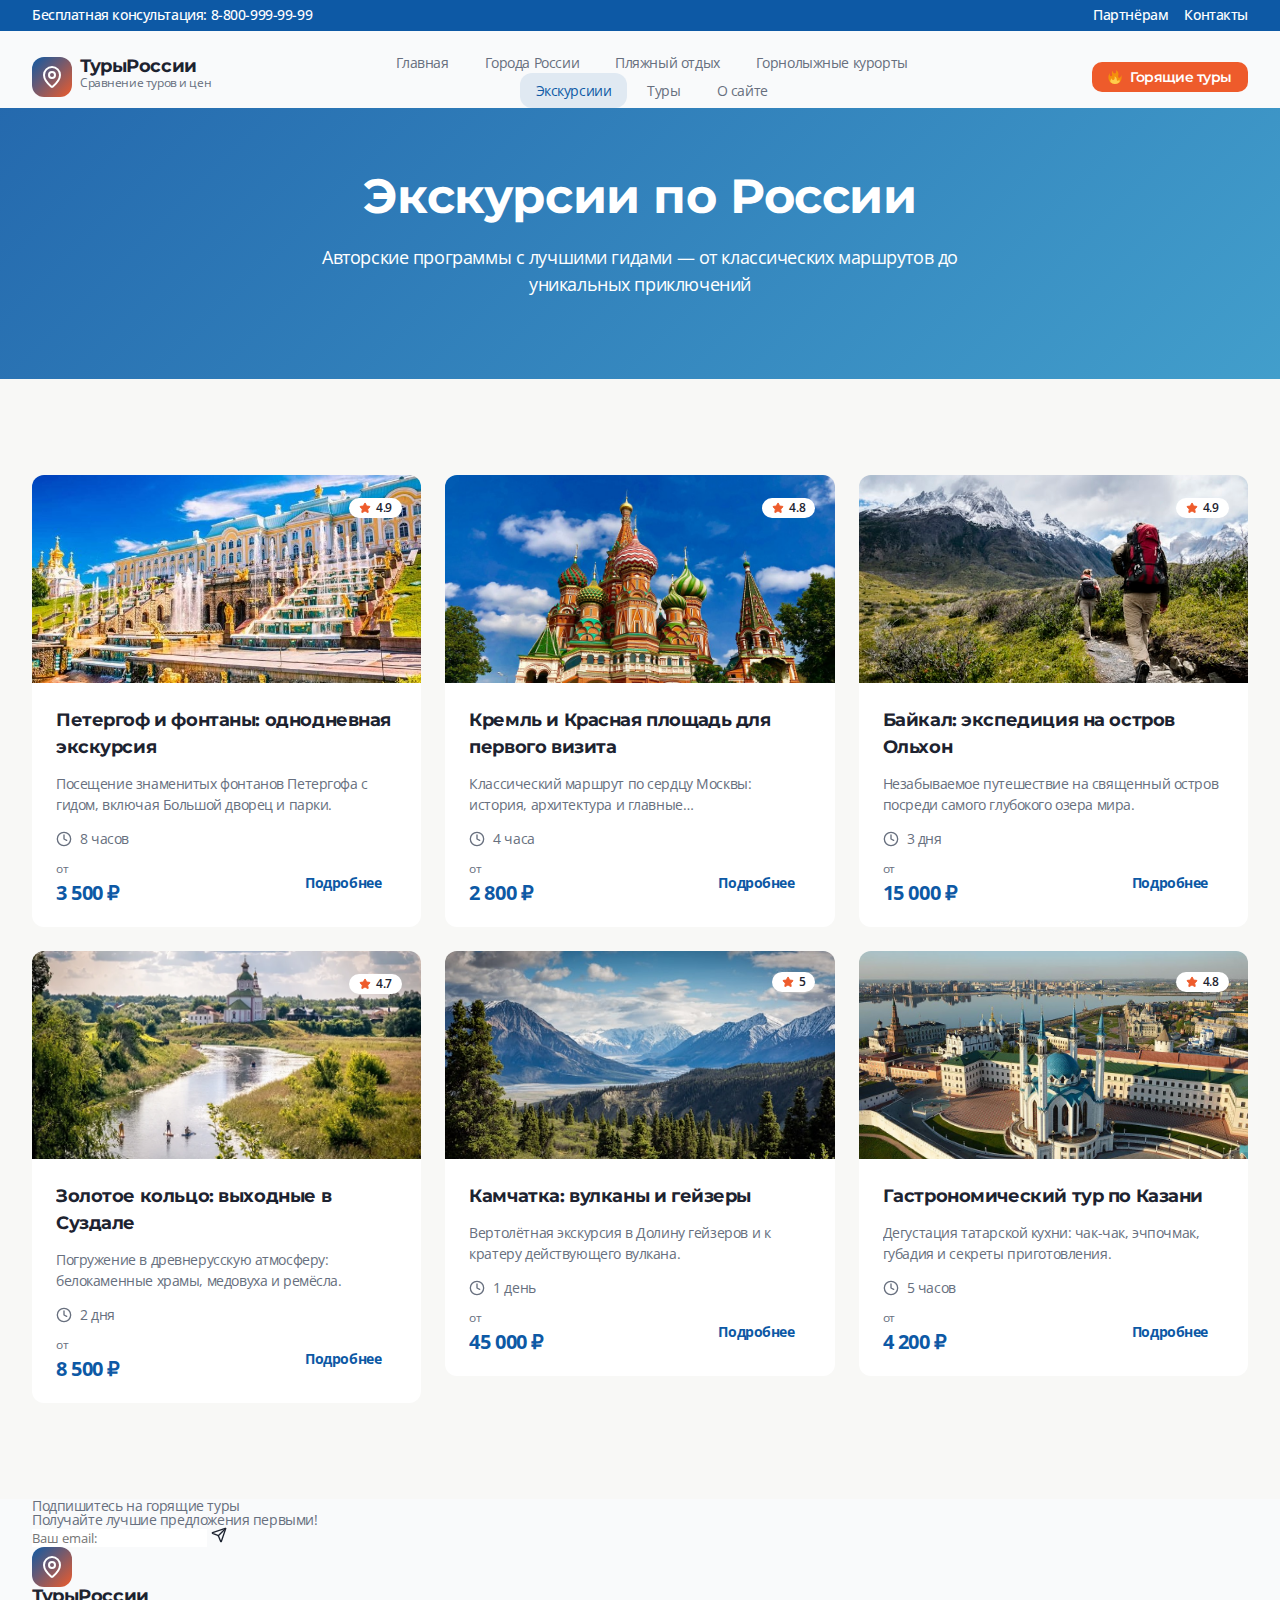
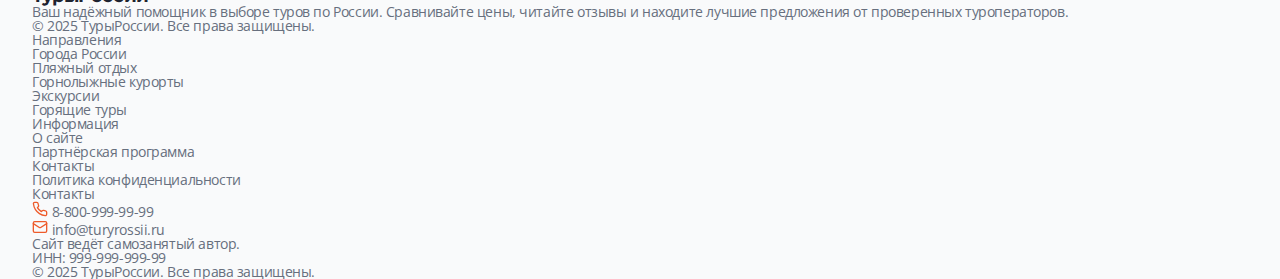
<file: excursions.html>
<!doctype html>
<html lang="ru">
  <head>
    <meta charset="UTF-8" />
    <meta
      name="viewport"
      content="width=device-width, initial-scale=1.0, user-scalable=no"
    />
    <title>Туры России</title>

    <link rel="stylesheet" href="./css/global/reset.css" />
    <link rel="stylesheet" href="./css/style.css" />
    <link rel="stylesheet" href="./css/pages/excursions.css" />
    <link rel="stylesheet" href="./css/media/excursions-media.css" />
  </head>
  <body class="body">
    <div class="wrapper">
      <header>
        <div class="header-top">
          <div class="container">
            <div class="header-top__inner">
              <a href="tel:+78009999999" class="header__number"
                >Бесплатная консультация: 8-800-999-99-99
              </a>
              <ul class="header-top__links">
                <li>
                  <a href="./partners.html" class="header-top__link"
                    >Партнёрам</a
                  >
                </li>
                <li>
                  <a href="./contact.html" class="header-top__link">Контакты</a>
                </li>
              </ul>
            </div>
          </div>
        </div>
        <div class="header-bottom">
          <div class="container">
            <div class="header-bottom__inner">
              <div class="header__logo logo">
                <div class="logo__img">
                  <a href="/">
                    <svg
                      xmlns="http://www.w3.org/2000/svg"
                      width="24"
                      height="24"
                      viewBox="0 0 24 24"
                      fill="none"
                      stroke="white"
                      stroke-width="2"
                      stroke-linecap="round"
                      stroke-linejoin="round"
                      class="lucide lucide-map-pin w-6 h-6 text-white"
                    >
                      <path
                        d="M20 10c0 4.993-5.539 10.193-7.399 11.799a1 1 0 0 1-1.202 0C9.539 20.193 4 14.993 4 10a8 8 0 0 1 16 0"
                      ></path>
                      <circle cx="12" cy="10" r="3"></circle>
                    </svg>
                  </a>
                </div>
                <div class="logo__title">
                  <p>ТурыРоссии</p>
                  <span>Сравнение туров и цен</span>
                </div>
              </div>
              <div class="nav-wrapper">
                <nav class="header__nav nav" aria-label="Главная навигация">
                  <ul class="nav__list">
                    <li class="nav__item">
                      <a href="./index.html" class="nav__link">Главная</a>
                    </li>
                    <li class="nav__item">
                      <a href="./cities.html" class="nav__link"
                        >Города России</a
                      >
                    </li>
                    <li class="nav__item">
                      <a href="./beach.html" class="nav__link">Пляжный отдых</a>
                    </li>
                    <li class="nav__item">
                      <a href="./ski.html" class="nav__link"
                        >Горнолыжные курорты</a
                      >
                    </li>
                    <li class="nav__item">
                      <a
                        href="./excursions.html"
                        class="nav__link nav__link--active"
                        >Экскурсиии
                      </a>
                    </li>
                    <li class="nav__item">
                      <a href="./tours.html" class="nav__link">Туры</a>
                    </li>
                    <li class="nav__item">
                      <a href="./about.html" class="nav__link">О сайте</a>
                    </li>
                  </ul>
                </nav>
              </div>
              <button class="burger-icon" aria-label="Открыть мобильное меню">
                <svg
                  width="60px"
                  height="60px"
                  viewBox="0 0 24 24"
                  fill="none"
                  xmlns="http://www.w3.org/2000/svg"
                >
                  <path
                    d="M5 8H13.75M5 12H19M10.25 16L19 16"
                    stroke="#464455"
                    stroke-linecap="round"
                    stroke-linejoin="round"
                  />
                </svg>
              </button>
              <a
                href="./hots.html"
                class="header__btn"
                aria-label="Ссылка на страницу с горящими турами и акциями"
              >
                <img
                  src="./assets/img/icons/fire.svg"
                  alt="Декоративная иконка - горящий огонь"
                />
                Горящие туры
              </a>
            </div>
          </div>
        </div>
      </header>
      <main>
        <section class="main__hero hero">
          <div class="hero__inner">
            <h1 class="hero__title">Экскурсии по России</h1>
            <p class="hero__subtitle">
              Авторские программы с лучшими гидами — от классических маршрутов
              до уникальных приключений
            </p>
          </div>
        </section>
        <section class="main__excursions excursions">
          <div class="container">
            <div class="excursions__inner">
              <ul class="excursions__list">
                <li class="excursions__item">
                  <a
                    href="#"
                    class="excursions__link"
                    aria-label="Перейти на страницу предложения"
                  >
                    <article class="excursion">
                      <div class="excursion__rating">
                        <svg
                          xmlns="http://www.w3.org/2000/svg"
                          width="12"
                          height="12"
                          viewBox="0 0 24 24"
                          fill="#ee5b2b"
                          stroke="#ee5b2b"
                          stroke-width="2"
                          stroke-linecap="round"
                          stroke-linejoin="round"
                          class="lucide lucide-star w-4 h-4 fill-coral text-coral"
                        >
                          <path
                            d="M11.525 2.295a.53.53 0 0 1 .95 0l2.31 4.679a2.123 2.123 0 0 0 1.595 1.16l5.166.756a.53.53 0 0 1 .294.904l-3.736 3.638a2.123 2.123 0 0 0-.611 1.878l.882 5.14a.53.53 0 0 1-.771.56l-4.618-2.428a2.122 2.122 0 0 0-1.973 0L6.396 21.01a.53.53 0 0 1-.77-.56l.881-5.139a2.122 2.122 0 0 0-.611-1.879L2.16 9.795a.53.53 0 0 1 .294-.906l5.165-.755a2.122 2.122 0 0 0 1.597-1.16z"
                          ></path>
                        </svg>
                        <strong>4.9</strong>
                      </div>
                      <div class="excursion__img">
                        <img
                          src="./assets/img/excursions/petergof.jpg"
                          alt="Фонтаны в Петергофе"
                        />
                      </div>
                      <div class="excursion__body">
                        <h3 class="excursion__title">
                          Петергоф и фонтаны: однодневная экскурсия
                        </h3>
                        <p class="excursion__description">
                          Посещение знаменитых фонтанов Петергофа с гидом,
                          включая Большой дворец и парки.
                        </p>
                        <div class="excursion__time">
                          <svg
                            xmlns="http://www.w3.org/2000/svg"
                            width="16"
                            height="16"
                            viewBox="0 0 24 24"
                            fill="none"
                            stroke="currentColor"
                            stroke-width="2"
                            stroke-linecap="round"
                            stroke-linejoin="round"
                            class="lucide lucide-clock w-4 h-4"
                          >
                            <circle cx="12" cy="12" r="10"></circle>
                            <polyline points="12 6 12 12 16 14"></polyline>
                          </svg>
                          <time datetime="PT8H">8 часов</time>
                        </div>
                        <div class="excursion__info">
                          <div class="excursion__price">
                            <span>от</span>
                            <strong>3 500 ₽ </strong>
                          </div>
                          <p class="excursion__more">Подробнее</p>
                        </div>
                      </div>
                    </article>
                  </a>
                </li>
                <li class="excursions__item">
                  <a
                    href="#"
                    class="excursions__link"
                    aria-label="Перейти на страницу предложения"
                  >
                    <article class="excursion">
                      <div class="excursion__rating">
                        <svg
                          xmlns="http://www.w3.org/2000/svg"
                          width="12"
                          height="12"
                          viewBox="0 0 24 24"
                          fill="#ee5b2b"
                          stroke="#ee5b2b"
                          stroke-width="2"
                          stroke-linecap="round"
                          stroke-linejoin="round"
                          class="lucide lucide-star w-4 h-4 fill-coral text-coral"
                        >
                          <path
                            d="M11.525 2.295a.53.53 0 0 1 .95 0l2.31 4.679a2.123 2.123 0 0 0 1.595 1.16l5.166.756a.53.53 0 0 1 .294.904l-3.736 3.638a2.123 2.123 0 0 0-.611 1.878l.882 5.14a.53.53 0 0 1-.771.56l-4.618-2.428a2.122 2.122 0 0 0-1.973 0L6.396 21.01a.53.53 0 0 1-.77-.56l.881-5.139a2.122 2.122 0 0 0-.611-1.879L2.16 9.795a.53.53 0 0 1 .294-.906l5.165-.755a2.122 2.122 0 0 0 1.597-1.16z"
                          ></path>
                        </svg>
                        <strong>4.8</strong>
                      </div>
                      <div class="excursion__img">
                        <img
                          src="./assets/img/excursions/kremlin.jpg"
                          alt="Кремль. Красная площадь"
                        />
                      </div>
                      <div class="excursion__body">
                        <h3 class="excursion__title">
                          Кремль и Красная площадь для первого визита
                        </h3>
                        <p class="excursion__description">
                          Классический маршрут по сердцу Москвы: история,
                          архитектура и главные достопримечательности.
                        </p>
                        <div class="excursion__time">
                          <svg
                            xmlns="http://www.w3.org/2000/svg"
                            width="16"
                            height="16"
                            viewBox="0 0 24 24"
                            fill="none"
                            stroke="currentColor"
                            stroke-width="2"
                            stroke-linecap="round"
                            stroke-linejoin="round"
                            class="lucide lucide-clock w-4 h-4"
                          >
                            <circle cx="12" cy="12" r="10"></circle>
                            <polyline points="12 6 12 12 16 14"></polyline>
                          </svg>
                          <time datetime="PT4H">4 часа</time>
                        </div>
                        <div class="excursion__info">
                          <div class="excursion__price">
                            <span>от</span>
                            <strong>2 800 ₽ </strong>
                          </div>
                          <p class="excursion__more">Подробнее</p>
                        </div>
                      </div>
                    </article>
                  </a>
                </li>
                <li class="excursions__item">
                  <a
                    href="#"
                    class="excursions__link"
                    aria-label="Перейти на страницу предложения"
                  >
                    <article class="excursion">
                      <div class="excursion__rating">
                        <svg
                          xmlns="http://www.w3.org/2000/svg"
                          width="12"
                          height="12"
                          viewBox="0 0 24 24"
                          fill="#ee5b2b"
                          stroke="#ee5b2b"
                          stroke-width="2"
                          stroke-linecap="round"
                          stroke-linejoin="round"
                          class="lucide lucide-star w-4 h-4 fill-coral text-coral"
                        >
                          <path
                            d="M11.525 2.295a.53.53 0 0 1 .95 0l2.31 4.679a2.123 2.123 0 0 0 1.595 1.16l5.166.756a.53.53 0 0 1 .294.904l-3.736 3.638a2.123 2.123 0 0 0-.611 1.878l.882 5.14a.53.53 0 0 1-.771.56l-4.618-2.428a2.122 2.122 0 0 0-1.973 0L6.396 21.01a.53.53 0 0 1-.77-.56l.881-5.139a2.122 2.122 0 0 0-.611-1.879L2.16 9.795a.53.53 0 0 1 .294-.906l5.165-.755a2.122 2.122 0 0 0 1.597-1.16z"
                          ></path>
                        </svg>
                        <strong>4.9</strong>
                      </div>
                      <div class="excursion__img">
                        <img
                          src="./assets/img/excursions/olhon.jfif"
                          alt="Лесная тропа, туристы."
                        />
                      </div>
                      <div class="excursion__body">
                        <h3 class="excursion__title">
                          Байкал: экспедиция на остров Ольхон
                        </h3>
                        <p class="excursion__description">
                          Незабываемое путешествие на священный остров посреди
                          самого глубокого озера мира.
                        </p>
                        <div class="excursion__time">
                          <svg
                            xmlns="http://www.w3.org/2000/svg"
                            width="16"
                            height="16"
                            viewBox="0 0 24 24"
                            fill="none"
                            stroke="currentColor"
                            stroke-width="2"
                            stroke-linecap="round"
                            stroke-linejoin="round"
                            class="lucide lucide-clock w-4 h-4"
                          >
                            <circle cx="12" cy="12" r="10"></circle>
                            <polyline points="12 6 12 12 16 14"></polyline>
                          </svg>
                          <time datetime="P3D">3 дня</time>
                        </div>
                        <div class="excursion__info">
                          <div class="excursion__price">
                            <span>от</span>
                            <strong>15 000 ₽ </strong>
                          </div>
                          <p class="excursion__more">Подробнее</p>
                        </div>
                      </div>
                    </article>
                  </a>
                </li>
                <li class="excursions__item">
                  <a
                    href="#"
                    class="excursions__link"
                    aria-label="Перейти на страницу предложения"
                  >
                    <article class="excursion">
                      <div class="excursion__rating">
                        <svg
                          xmlns="http://www.w3.org/2000/svg"
                          width="12"
                          height="12"
                          viewBox="0 0 24 24"
                          fill="#ee5b2b"
                          stroke="#ee5b2b"
                          stroke-width="2"
                          stroke-linecap="round"
                          stroke-linejoin="round"
                          class="lucide lucide-star w-4 h-4 fill-coral text-coral"
                        >
                          <path
                            d="M11.525 2.295a.53.53 0 0 1 .95 0l2.31 4.679a2.123 2.123 0 0 0 1.595 1.16l5.166.756a.53.53 0 0 1 .294.904l-3.736 3.638a2.123 2.123 0 0 0-.611 1.878l.882 5.14a.53.53 0 0 1-.771.56l-4.618-2.428a2.122 2.122 0 0 0-1.973 0L6.396 21.01a.53.53 0 0 1-.77-.56l.881-5.139a2.122 2.122 0 0 0-.611-1.879L2.16 9.795a.53.53 0 0 1 .294-.906l5.165-.755a2.122 2.122 0 0 0 1.597-1.16z"
                          ></path>
                        </svg>
                        <strong>4.7</strong>
                      </div>
                      <div class="excursion__img">
                        <img
                          src="./assets/img/excursions/suzdal.webp"
                          alt="Река Каменка в городе Суздаль"
                        />
                      </div>
                      <div class="excursion__body">
                        <h3 class="excursion__title">
                          Золотое кольцо: выходные в Суздале
                        </h3>
                        <p class="excursion__description">
                          Погружение в древнерусскую атмосферу: белокаменные
                          храмы, медовуха и ремёсла.
                        </p>
                        <div class="excursion__time">
                          <svg
                            xmlns="http://www.w3.org/2000/svg"
                            width="16"
                            height="16"
                            viewBox="0 0 24 24"
                            fill="none"
                            stroke="currentColor"
                            stroke-width="2"
                            stroke-linecap="round"
                            stroke-linejoin="round"
                            class="lucide lucide-clock w-4 h-4"
                          >
                            <circle cx="12" cy="12" r="10"></circle>
                            <polyline points="12 6 12 12 16 14"></polyline>
                          </svg>
                          <time datetime="P2D">2 дня</time>
                        </div>
                        <div class="excursion__info">
                          <div class="excursion__price">
                            <span>от</span>
                            <strong>8 500 ₽ </strong>
                          </div>
                          <p class="excursion__more">Подробнее</p>
                        </div>
                      </div>
                    </article>
                  </a>
                </li>
                <li class="excursions__item">
                  <a
                    href="#"
                    class="excursions__link"
                    aria-label="Перейти на страницу предложения"
                  >
                    <article class="excursion">
                      <div class="excursion__rating">
                        <svg
                          xmlns="http://www.w3.org/2000/svg"
                          width="12"
                          height="12"
                          viewBox="0 0 24 24"
                          fill="#ee5b2b"
                          stroke="#ee5b2b"
                          stroke-width="2"
                          stroke-linecap="round"
                          stroke-linejoin="round"
                          class="lucide lucide-star w-4 h-4 fill-coral text-coral"
                        >
                          <path
                            d="M11.525 2.295a.53.53 0 0 1 .95 0l2.31 4.679a2.123 2.123 0 0 0 1.595 1.16l5.166.756a.53.53 0 0 1 .294.904l-3.736 3.638a2.123 2.123 0 0 0-.611 1.878l.882 5.14a.53.53 0 0 1-.771.56l-4.618-2.428a2.122 2.122 0 0 0-1.973 0L6.396 21.01a.53.53 0 0 1-.77-.56l.881-5.139a2.122 2.122 0 0 0-.611-1.879L2.16 9.795a.53.53 0 0 1 .294-.906l5.165-.755a2.122 2.122 0 0 0 1.597-1.16z"
                          ></path>
                        </svg>
                        <strong>5</strong>
                      </div>
                      <div class="excursion__img">
                        <img
                          src="./assets/img/excursions/kamchatka.jfif"
                          alt="Леса Камчатки"
                        />
                      </div>
                      <div class="excursion__body">
                        <h3 class="excursion__title">
                          Камчатка: вулканы и гейзеры
                        </h3>
                        <p class="excursion__description">
                          Вертолётная экскурсия в Долину гейзеров и к кратеру
                          действующего вулкана.
                        </p>
                        <div class="excursion__time">
                          <svg
                            xmlns="http://www.w3.org/2000/svg"
                            width="16"
                            height="16"
                            viewBox="0 0 24 24"
                            fill="none"
                            stroke="currentColor"
                            stroke-width="2"
                            stroke-linecap="round"
                            stroke-linejoin="round"
                            class="lucide lucide-clock w-4 h-4"
                          >
                            <circle cx="12" cy="12" r="10"></circle>
                            <polyline points="12 6 12 12 16 14"></polyline>
                          </svg>
                          <time datetime="P1D">1 день</time>
                        </div>
                        <div class="excursion__info">
                          <div class="excursion__price">
                            <span>от</span>
                            <strong>45 000 ₽ </strong>
                          </div>
                          <p class="excursion__more">Подробнее</p>
                        </div>
                      </div>
                    </article>
                  </a>
                </li>
                <li class="excursions__item">
                  <a
                    href="#"
                    class="excursions__link"
                    aria-label="Перейти на страницу предложения"
                  >
                    <article class="excursion">
                      <div class="excursion__rating">
                        <svg
                          xmlns="http://www.w3.org/2000/svg"
                          width="12"
                          height="12"
                          viewBox="0 0 24 24"
                          fill="#ee5b2b"
                          stroke="#ee5b2b"
                          stroke-width="2"
                          stroke-linecap="round"
                          stroke-linejoin="round"
                          class="lucide lucide-star w-4 h-4 fill-coral text-coral"
                        >
                          <path
                            d="M11.525 2.295a.53.53 0 0 1 .95 0l2.31 4.679a2.123 2.123 0 0 0 1.595 1.16l5.166.756a.53.53 0 0 1 .294.904l-3.736 3.638a2.123 2.123 0 0 0-.611 1.878l.882 5.14a.53.53 0 0 1-.771.56l-4.618-2.428a2.122 2.122 0 0 0-1.973 0L6.396 21.01a.53.53 0 0 1-.77-.56l.881-5.139a2.122 2.122 0 0 0-.611-1.879L2.16 9.795a.53.53 0 0 1 .294-.906l5.165-.755a2.122 2.122 0 0 0 1.597-1.16z"
                          ></path>
                        </svg>
                        <strong>4.8</strong>
                      </div>
                      <div class="excursion__img">
                        <img
                          src="./assets/img/excursions/kazan.jpeg"
                          alt="Казанский кремль"
                        />
                      </div>
                      <div class="excursion__body">
                        <h3 class="excursion__title">
                          Гастрономический тур по Казани
                        </h3>
                        <p class="excursion__description">
                          Дегустация татарской кухни: чак-чак, эчпочмак, губадия
                          и секреты приготовления.
                        </p>
                        <div class="excursion__time">
                          <svg
                            xmlns="http://www.w3.org/2000/svg"
                            width="16"
                            height="16"
                            viewBox="0 0 24 24"
                            fill="none"
                            stroke="currentColor"
                            stroke-width="2"
                            stroke-linecap="round"
                            stroke-linejoin="round"
                            class="lucide lucide-clock w-4 h-4"
                          >
                            <circle cx="12" cy="12" r="10"></circle>
                            <polyline points="12 6 12 12 16 14"></polyline>
                          </svg>
                          <time datetime="PT5H">5 часов</time>
                        </div>
                        <div class="excursion__info">
                          <div class="excursion__price">
                            <span>от</span>
                            <strong>4 200 ₽ </strong>
                          </div>
                          <p class="excursion__more">Подробнее</p>
                        </div>
                      </div>
                    </article>
                  </a>
                </li>
              </ul>
            </div>
          </div>
        </section>
      </main>
      <footer>
        <div class="footer-heading">
          <div class="container">
            <div class="footer-heading__inner">
              <div class="footer-heading__left">
                <h3 class="footer__title">Подпишитесь на горящие туры</h3>
                <p class="footer__subtitle">
                  Получайте лучшие предложения первыми!
                </p>
              </div>
              <form
                action="mailto:drv-dev@mail.ru"
                class="footer__form footer-form"
              >
                <label>
                  <input
                    type="email"
                    id="footer-email"
                    class="footer-form__input"
                    name="footer-email"
                    placeholder="Ваш email:"
                    required
                  />
                </label>
                <button
                  class="footer-form__btn"
                  type="submit"
                  aria-label="Подписаться на рассылку"
                >
                  <svg
                    xmlns="http://www.w3.org/2000/svg"
                    width="16"
                    height="16"
                    viewBox="0 0 24 24"
                    fill="none"
                    stroke="var(--color-black)"
                    stroke-width="2"
                    stroke-linecap="round"
                    stroke-linejoin="round"
                    class="lucide lucide-send w-4 h-4"
                  >
                    <path
                      d="M14.536 21.686a.5.5 0 0 0 .937-.024l6.5-19a.496.496 0 0 0-.635-.635l-19 6.5a.5.5 0 0 0-.024.937l7.93 3.18a2 2 0 0 1 1.112 1.11z"
                    ></path>
                    <path d="m21.854 2.147-10.94 10.939"></path>
                  </svg>
                </button>
              </form>
            </div>
          </div>
        </div>
        <div class="footer-body">
          <div class="container">
            <div class="footer-body__inner">
              <div class="footer__about">
                <div class="footer__logo logo">
                  <div class="logo__img">
                    <a href="/">
                      <svg
                        xmlns="http://www.w3.org/2000/svg"
                        width="24"
                        height="24"
                        viewBox="0 0 24 24"
                        fill="none"
                        stroke="white"
                        stroke-width="2"
                        stroke-linecap="round"
                        stroke-linejoin="round"
                        class="lucide lucide-map-pin w-6 h-6 text-white"
                      >
                        <path
                          d="M20 10c0 4.993-5.539 10.193-7.399 11.799a1 1 0 0 1-1.202 0C9.539 20.193 4 14.993 4 10a8 8 0 0 1 16 0"
                        ></path>
                        <circle cx="12" cy="10" r="3"></circle>
                      </svg>
                    </a>
                  </div>
                  <div class="logo__title">
                    <p>ТурыРоссии</p>
                  </div>
                </div>
                <p>
                  Ваш надёжный помощник в выборе туров по России. Сравнивайте
                  цены, читайте отзывы и находите лучшие предложения от
                  проверенных туроператоров.
                </p>
                <p class="footer__copy">
                  © 2025 ТурыРоссии. Все права защищены.
                </p>
              </div>
              <div class="footer__directions">
                <h6>Направления</h6>
                <nav class="footer__nav">
                  <ul>
                    <li><a href="./cities.html">Города России</a></li>
                    <li><a href="./beach.html">Пляжный отдых</a></li>
                    <li><a href="./ski.html">Горнолыжные курорты</a></li>
                    <li><a href="./excursions.html">Экскурсии</a></li>
                    <li><a href="./hots.html">Горящие туры</a></li>
                  </ul>
                </nav>
              </div>
              <div class="footer__information">
                <h6>Информация</h6>
                <nav class="footer__nav">
                  <ul>
                    <li><a href="./about.html">О сайте</a></li>
                    <li><a href="./partners.html">Партнёрская программа</a></li>
                    <li><a href="./contact.html">Контакты</a></li>
                    <li><a href="#">Политика конфиденциальности</a></li>
                  </ul>
                </nav>
              </div>
              <div class="footer__contact">
                <h6>Контакты</h6>
                <address>
                  <p class="footer__number">
                    <svg
                      xmlns="http://www.w3.org/2000/svg"
                      width="16"
                      height="16"
                      viewBox="0 0 24 24"
                      fill="none"
                      stroke="var(--color-orange)"
                      stroke-width="2"
                      stroke-linecap="round"
                      stroke-linejoin="round"
                      class="lucide lucide-phone w-4 h-4 text-coral"
                    >
                      <path
                        d="M22 16.92v3a2 2 0 0 1-2.18 2 19.79 19.79 0 0 1-8.63-3.07 19.5 19.5 0 0 1-6-6 19.79 19.79 0 0 1-3.07-8.67A2 2 0 0 1 4.11 2h3a2 2 0 0 1 2 1.72 12.84 12.84 0 0 0 .7 2.81 2 2 0 0 1-.45 2.11L8.09 9.91a16 16 0 0 0 6 6l1.27-1.27a2 2 0 0 1 2.11-.45 12.84 12.84 0 0 0 2.81.7A2 2 0 0 1 22 16.92z"
                      ></path>
                    </svg>
                    <a href="tel:+78009999999"> 8-800-999-99-99 </a>
                  </p>
                  <p class="footer__email">
                    <svg
                      xmlns="http://www.w3.org/2000/svg"
                      width="16"
                      height="16"
                      viewBox="0 0 24 24"
                      fill="none"
                      stroke="var(--color-orange)"
                      stroke-width="2"
                      stroke-linecap="round"
                      stroke-linejoin="round"
                      class="lucide lucide-mail w-4 h-4 text-coral"
                    >
                      <rect width="20" height="16" x="2" y="4" rx="2"></rect>
                      <path
                        d="m22 7-8.97 5.7a1.94 1.94 0 0 1-2.06 0L2 7"
                      ></path>
                    </svg>
                    <a href="mailto:info@turyrossii.ru">info@turyrossii.ru</a>
                  </p>
                </address>
                <p class="footer__details">
                  Сайт ведёт самозанятый автор. <br />
                  ИНН: 999-999-999-99
                </p>
                <p class="footer__copy footer__copy--mobile">
                  © 2025 ТурыРоссии. Все права защищены.
                </p>
              </div>
            </div>
          </div>
        </div>
      </footer>
    </div>
    <script src="./js/main.js"></script>
  </body>
</html>
</file>
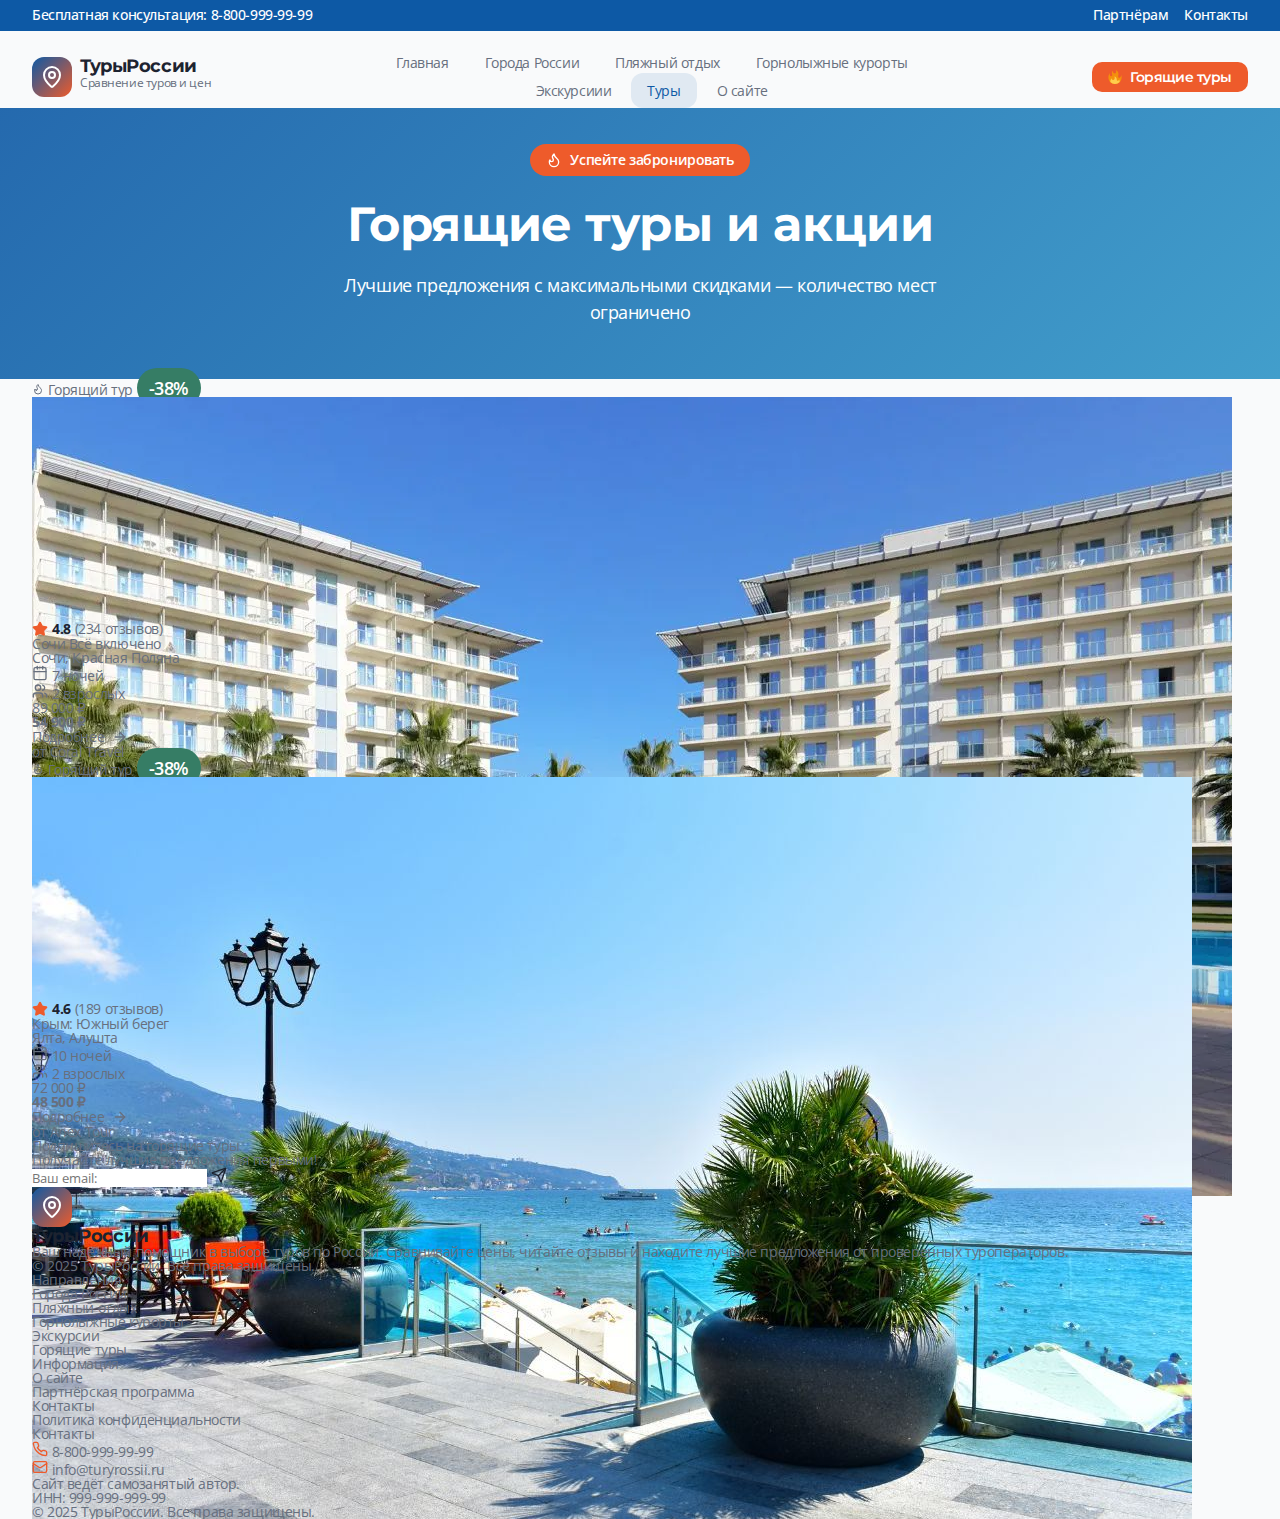
<file: hots.html>
<!doctype html>
<html lang="ru">
  <head>
    <meta charset="UTF-8" />
    <meta
      name="viewport"
      content="width=device-width, initial-scale=1.0, user-scalable=no"
    />
    <title>Туры России</title>

    <link rel="stylesheet" href="./css/global/reset.css" />
    <link rel="stylesheet" href="./css/style.css" />
    <link rel="stylesheet" href="./css/pages/hots.css" />
    <link rel="stylesheet" href="./css/media/hots-media.css" />
  </head>
  <body class="body">
    <div class="wrapper">
      <header>
        <div class="header-top">
          <div class="container">
            <div class="header-top__inner">
              <a href="tel:+78009999999" class="header__number"
                >Бесплатная консультация: 8-800-999-99-99
              </a>
              <ul class="header-top__links">
                <li>
                  <a href="./partners.html" class="header-top__link"
                    >Партнёрам</a
                  >
                </li>
                <li>
                  <a href="./contact.html" class="header-top__link">Контакты</a>
                </li>
              </ul>
            </div>
          </div>
        </div>
        <div class="header-bottom">
          <div class="container">
            <div class="header-bottom__inner">
              <div class="header__logo logo">
                <div class="logo__img">
                  <a href="/">
                    <svg
                      xmlns="http://www.w3.org/2000/svg"
                      width="24"
                      height="24"
                      viewBox="0 0 24 24"
                      fill="none"
                      stroke="white"
                      stroke-width="2"
                      stroke-linecap="round"
                      stroke-linejoin="round"
                      class="lucide lucide-map-pin w-6 h-6 text-white"
                    >
                      <path
                        d="M20 10c0 4.993-5.539 10.193-7.399 11.799a1 1 0 0 1-1.202 0C9.539 20.193 4 14.993 4 10a8 8 0 0 1 16 0"
                      ></path>
                      <circle cx="12" cy="10" r="3"></circle>
                    </svg>
                  </a>
                </div>
                <div class="logo__title">
                  <p>ТурыРоссии</p>
                  <span>Сравнение туров и цен</span>
                </div>
              </div>
              <div class="nav-wrapper">
                <nav class="header__nav nav" aria-label="Главная навигация">
                  <ul class="nav__list">
                    <li class="nav__item">
                      <a href="./index.html" class="nav__link">Главная</a>
                    </li>
                    <li class="nav__item">
                      <a href="./cities.html" class="nav__link"
                        >Города России</a
                      >
                    </li>
                    <li class="nav__item">
                      <a href="./beach.html" class="nav__link">Пляжный отдых</a>
                    </li>
                    <li class="nav__item">
                      <a href="./ski.html" class="nav__link"
                        >Горнолыжные курорты</a
                      >
                    </li>
                    <li class="nav__item">
                      <a href="./excursions.html" class="nav__link"
                        >Экскурсиии
                      </a>
                    </li>
                    <li class="nav__item">
                      <a href="./tours.html" class="nav__link nav__link--active"
                        >Туры</a
                      >
                    </li>
                    <li class="nav__item">
                      <a href="./about.html" class="nav__link">О сайте</a>
                    </li>
                  </ul>
                </nav>
              </div>
              <button class="burger-icon" aria-label="Открыть мобильное меню">
                <svg
                  width="60px"
                  height="60px"
                  viewBox="0 0 24 24"
                  fill="none"
                  xmlns="http://www.w3.org/2000/svg"
                >
                  <path
                    d="M5 8H13.75M5 12H19M10.25 16L19 16"
                    stroke="#464455"
                    stroke-linecap="round"
                    stroke-linejoin="round"
                  />
                </svg>
              </button>
              <a
                href="./hots.html"
                class="header__btn header__btn--current"
                aria-label="Ссылка на страницу с горящими турами и акциями"
              >
                <img
                  src="./assets/img/icons/fire.svg"
                  alt="Декоративная иконка - горящий огонь"
                />
                Горящие туры
              </a>
            </div>
          </div>
        </div>
      </header>
      <main>
        <section class="main__hero hero">
          <div class="hero__inner">
            <span class="hero__badge">
              <svg
                xmlns="http://www.w3.org/2000/svg"
                width="16"
                height="16"
                viewBox="0 0 24 24"
                fill="none"
                stroke="currentColor"
                stroke-width="2"
                stroke-linecap="round"
                stroke-linejoin="round"
                class="lucide lucide-flame w-4 h-4"
              >
                <path
                  d="M8.5 14.5A2.5 2.5 0 0 0 11 12c0-1.38-.5-2-1-3-1.072-2.143-.224-4.054 2-6 .5 2.5 2 4.9 4 6.5 2 1.6 3 3.5 3 5.5a7 7 0 1 1-14 0c0-1.153.433-2.294 1-3a2.5 2.5 0 0 0 2.5 2.5z"
                ></path>
              </svg>
              Успейте забронировать
            </span>
            <h1 class="hero__title">Горящие туры и акции</h1>
            <p class="hero__subtitle">
              Лучшие предложения с максимальными скидками — количество мест
              ограничено
            </p>
          </div>
        </section>
        <section class="main__tours tours">
          <div class="container">
            <div class="tours__inner">
              <ul class="tours__list tours-list">
                <li class="tours__item tour">
                  <div class="tour__badges">
                    <span class="hot-badge">
                      <svg
                        xmlns="http://www.w3.org/2000/svg"
                        width="12"
                        height="12"
                        viewBox="0 0 24 24"
                        fill="none"
                        stroke="currentColor"
                        stroke-width="2"
                        stroke-linecap="round"
                        stroke-linejoin="round"
                        class="lucide lucide-flame w-3 h-3 mr-1"
                      >
                        <path
                          d="M8.5 14.5A2.5 2.5 0 0 0 11 12c0-1.38-.5-2-1-3-1.072-2.143-.224-4.054 2-6 .5 2.5 2 4.9 4 6.5 2 1.6 3 3.5 3 5.5a7 7 0 1 1-14 0c0-1.153.433-2.294 1-3a2.5 2.5 0 0 0 2.5 2.5z"
                        ></path>
                      </svg>
                      Горящий тур
                    </span>
                    <span class="discount-badge"> -38% </span>
                  </div>
                  <div class="tour__img">
                    <img
                      src="./assets/img/tours/sochi.webp"
                      alt="Пляж в городе Сочи"
                    />
                  </div>
                  <div class="tour__content">
                    <div class="tour__rating rating">
                      <svg
                        xmlns="http://www.w3.org/2000/svg"
                        width="16"
                        height="16"
                        viewBox="0 0 24 24"
                        fill="#ee5b2b"
                        stroke="#ee5b2b"
                        stroke-width="2"
                        stroke-linecap="round"
                        stroke-linejoin="round"
                        class="lucide lucide-star w-4 h-4 fill-coral text-coral"
                      >
                        <path
                          d="M11.525 2.295a.53.53 0 0 1 .95 0l2.31 4.679a2.123 2.123 0 0 0 1.595 1.16l5.166.756a.53.53 0 0 1 .294.904l-3.736 3.638a2.123 2.123 0 0 0-.611 1.878l.882 5.14a.53.53 0 0 1-.771.56l-4.618-2.428a2.122 2.122 0 0 0-1.973 0L6.396 21.01a.53.53 0 0 1-.77-.56l.881-5.139a2.122 2.122 0 0 0-.611-1.879L2.16 9.795a.53.53 0 0 1 .294-.906l5.165-.755a2.122 2.122 0 0 0 1.597-1.16z"
                        ></path>
                      </svg>
                      <p>4.8</p>
                      (234 отзывов)
                    </div>
                    <h4 class="tour__title">Сочи Всё включено</h4>
                    <p class="tour__location">Сочи, Красная Поляна</p>
                    <div class="tour__info">
                      <p>
                        <svg
                          xmlns="http://www.w3.org/2000/svg"
                          width="16"
                          height="16"
                          viewBox="0 0 24 24"
                          fill="none"
                          stroke="currentColor"
                          stroke-width="2"
                          stroke-linecap="round"
                          stroke-linejoin="round"
                          class="lucide lucide-calendar w-4 h-4"
                        >
                          <path d="M8 2v4"></path>
                          <path d="M16 2v4"></path>
                          <rect
                            width="18"
                            height="18"
                            x="3"
                            y="4"
                            rx="2"
                          ></rect>
                          <path d="M3 10h18"></path>
                        </svg>
                        7 ночей
                      </p>
                      <p>
                        <svg
                          xmlns="http://www.w3.org/2000/svg"
                          width="16"
                          height="16"
                          viewBox="0 0 24 24"
                          fill="none"
                          stroke="currentColor"
                          stroke-width="2"
                          stroke-linecap="round"
                          stroke-linejoin="round"
                          class="lucide lucide-users w-4 h-4"
                        >
                          <path
                            d="M16 21v-2a4 4 0 0 0-4-4H6a4 4 0 0 0-4 4v2"
                          ></path>
                          <circle cx="9" cy="7" r="4"></circle>
                          <path d="M22 21v-2a4 4 0 0 0-3-3.87"></path>
                          <path d="M16 3.13a4 4 0 0 1 0 7.75"></path>
                        </svg>
                        2 взрослых
                      </p>
                    </div>
                    <div class="tour__target">
                      <div class="tour__price price">
                        <p class="price__old">89 000 ₽</p>
                        <strong class="price__current">54 900 ₽</strong>
                      </div>
                      <a
                        href="#"
                        class="tour__btn"
                        aria-label="Ссылка на подробности о текущем предложениии"
                      >
                        Подробнее
                        <svg
                          xmlns="http://www.w3.org/2000/svg"
                          width="16"
                          height="16"
                          viewBox="0 0 24 24"
                          fill="none"
                          stroke="currentColor"
                          stroke-width="2"
                          stroke-linecap="round"
                          stroke-linejoin="round"
                          class="lucide lucide-arrow-right w-4 h-4"
                        >
                          <path d="M5 12h14"></path>
                          <path d="m12 5 7 7-7 7"></path>
                        </svg>
                      </a>
                    </div>
                    <p class="tour__partner">от Coral Travel</p>
                  </div>
                </li>
                <li class="tours__item tour">
                  <div class="tour__badges">
                    <span class="hot-badge">
                      <svg
                        xmlns="http://www.w3.org/2000/svg"
                        width="12"
                        height="12"
                        viewBox="0 0 24 24"
                        fill="none"
                        stroke="currentColor"
                        stroke-width="2"
                        stroke-linecap="round"
                        stroke-linejoin="round"
                        class="lucide lucide-flame w-3 h-3 mr-1"
                      >
                        <path
                          d="M8.5 14.5A2.5 2.5 0 0 0 11 12c0-1.38-.5-2-1-3-1.072-2.143-.224-4.054 2-6 .5 2.5 2 4.9 4 6.5 2 1.6 3 3.5 3 5.5a7 7 0 1 1-14 0c0-1.153.433-2.294 1-3a2.5 2.5 0 0 0 2.5 2.5z"
                        ></path>
                      </svg>
                      Горящий тур
                    </span>
                    <span class="discount-badge"> -38% </span>
                  </div>
                  <div class="tour__img">
                    <img
                      src="./assets/img/tours/crimea.jpg"
                      alt="Южный берег Крыма"
                    />
                  </div>
                  <div class="tour__content">
                    <div class="tour__rating rating">
                      <svg
                        xmlns="http://www.w3.org/2000/svg"
                        width="16"
                        height="16"
                        viewBox="0 0 24 24"
                        fill="#ee5b2b"
                        stroke="#ee5b2b"
                        stroke-width="2"
                        stroke-linecap="round"
                        stroke-linejoin="round"
                        class="lucide lucide-star w-4 h-4 fill-coral text-coral"
                      >
                        <path
                          d="M11.525 2.295a.53.53 0 0 1 .95 0l2.31 4.679a2.123 2.123 0 0 0 1.595 1.16l5.166.756a.53.53 0 0 1 .294.904l-3.736 3.638a2.123 2.123 0 0 0-.611 1.878l.882 5.14a.53.53 0 0 1-.771.56l-4.618-2.428a2.122 2.122 0 0 0-1.973 0L6.396 21.01a.53.53 0 0 1-.77-.56l.881-5.139a2.122 2.122 0 0 0-.611-1.879L2.16 9.795a.53.53 0 0 1 .294-.906l5.165-.755a2.122 2.122 0 0 0 1.597-1.16z"
                        ></path>
                      </svg>
                      <p>4.6</p>
                      (189 отзывов)
                    </div>
                    <h4 class="tour__title">Крым: Южный берег</h4>
                    <p class="tour__location">Ялта, Алушта</p>
                    <div class="tour__info">
                      <p>
                        <svg
                          xmlns="http://www.w3.org/2000/svg"
                          width="16"
                          height="16"
                          viewBox="0 0 24 24"
                          fill="none"
                          stroke="currentColor"
                          stroke-width="2"
                          stroke-linecap="round"
                          stroke-linejoin="round"
                          class="lucide lucide-calendar w-4 h-4"
                        >
                          <path d="M8 2v4"></path>
                          <path d="M16 2v4"></path>
                          <rect
                            width="18"
                            height="18"
                            x="3"
                            y="4"
                            rx="2"
                          ></rect>
                          <path d="M3 10h18"></path>
                        </svg>
                        10 ночей
                      </p>
                      <p>
                        <svg
                          xmlns="http://www.w3.org/2000/svg"
                          width="16"
                          height="16"
                          viewBox="0 0 24 24"
                          fill="none"
                          stroke="currentColor"
                          stroke-width="2"
                          stroke-linecap="round"
                          stroke-linejoin="round"
                          class="lucide lucide-users w-4 h-4"
                        >
                          <path
                            d="M16 21v-2a4 4 0 0 0-4-4H6a4 4 0 0 0-4 4v2"
                          ></path>
                          <circle cx="9" cy="7" r="4"></circle>
                          <path d="M22 21v-2a4 4 0 0 0-3-3.87"></path>
                          <path d="M16 3.13a4 4 0 0 1 0 7.75"></path>
                        </svg>
                        2 взрослых
                      </p>
                    </div>
                    <div class="tour__target">
                      <div class="tour__price price">
                        <p class="price__old">72 000 ₽</p>
                        <strong class="price__current">48 500 ₽</strong>
                      </div>
                      <a
                        href="#"
                        class="tour__btn"
                        aria-label="Ссылка на подробности о текущем предложениии"
                      >
                        Подробнее
                        <svg
                          xmlns="http://www.w3.org/2000/svg"
                          width="16"
                          height="16"
                          viewBox="0 0 24 24"
                          fill="none"
                          stroke="currentColor"
                          stroke-width="2"
                          stroke-linecap="round"
                          stroke-linejoin="round"
                          class="lucide lucide-arrow-right w-4 h-4"
                        >
                          <path d="M5 12h14"></path>
                          <path d="m12 5 7 7-7 7"></path>
                        </svg>
                      </a>
                    </div>
                    <p class="tour__partner">от Anex Tour</p>
                  </div>
                </li>
              </ul>
            </div>
          </div>
        </section>
      </main>
      <footer>
        <div class="footer-heading">
          <div class="container">
            <div class="footer-heading__inner">
              <div class="footer-heading__left">
                <h3 class="footer__title">Подпишитесь на горящие туры</h3>
                <p class="footer__subtitle">
                  Получайте лучшие предложения первыми!
                </p>
              </div>
              <form
                action="mailto:drv-dev@mail.ru"
                class="footer__form footer-form"
              >
                <label>
                  <input
                    type="email"
                    id="footer-email"
                    class="footer-form__input"
                    name="footer-email"
                    placeholder="Ваш email:"
                    required
                  />
                </label>
                <button
                  class="footer-form__btn"
                  type="submit"
                  aria-label="Подписаться на рассылку"
                >
                  <svg
                    xmlns="http://www.w3.org/2000/svg"
                    width="16"
                    height="16"
                    viewBox="0 0 24 24"
                    fill="none"
                    stroke="var(--color-black)"
                    stroke-width="2"
                    stroke-linecap="round"
                    stroke-linejoin="round"
                    class="lucide lucide-send w-4 h-4"
                  >
                    <path
                      d="M14.536 21.686a.5.5 0 0 0 .937-.024l6.5-19a.496.496 0 0 0-.635-.635l-19 6.5a.5.5 0 0 0-.024.937l7.93 3.18a2 2 0 0 1 1.112 1.11z"
                    ></path>
                    <path d="m21.854 2.147-10.94 10.939"></path>
                  </svg>
                </button>
              </form>
            </div>
          </div>
        </div>
        <div class="footer-body">
          <div class="container">
            <div class="footer-body__inner">
              <div class="footer__about">
                <div class="footer__logo logo">
                  <div class="logo__img">
                    <a href="/">
                      <svg
                        xmlns="http://www.w3.org/2000/svg"
                        width="24"
                        height="24"
                        viewBox="0 0 24 24"
                        fill="none"
                        stroke="white"
                        stroke-width="2"
                        stroke-linecap="round"
                        stroke-linejoin="round"
                        class="lucide lucide-map-pin w-6 h-6 text-white"
                      >
                        <path
                          d="M20 10c0 4.993-5.539 10.193-7.399 11.799a1 1 0 0 1-1.202 0C9.539 20.193 4 14.993 4 10a8 8 0 0 1 16 0"
                        ></path>
                        <circle cx="12" cy="10" r="3"></circle>
                      </svg>
                    </a>
                  </div>
                  <div class="logo__title">
                    <p>ТурыРоссии</p>
                  </div>
                </div>
                <p>
                  Ваш надёжный помощник в выборе туров по России. Сравнивайте
                  цены, читайте отзывы и находите лучшие предложения от
                  проверенных туроператоров.
                </p>
                <p class="footer__copy">
                  © 2025 ТурыРоссии. Все права защищены.
                </p>
              </div>
              <div class="footer__directions">
                <h6>Направления</h6>
                <nav class="footer__nav">
                  <ul>
                    <li><a href="./cities.html">Города России</a></li>
                    <li><a href="./beach.html">Пляжный отдых</a></li>
                    <li><a href="./ski.html">Горнолыжные курорты</a></li>
                    <li><a href="./excursions.html">Экскурсии</a></li>
                    <li><a href="./hots.html">Горящие туры</a></li>
                  </ul>
                </nav>
              </div>
              <div class="footer__information">
                <h6>Информация</h6>
                <nav class="footer__nav">
                  <ul>
                    <li><a href="./about.html">О сайте</a></li>
                    <li><a href="./partners.html">Партнёрская программа</a></li>
                    <li><a href="./contact.html">Контакты</a></li>
                    <li><a href="#">Политика конфиденциальности</a></li>
                  </ul>
                </nav>
              </div>
              <div class="footer__contact">
                <h6>Контакты</h6>
                <address>
                  <p class="footer__number">
                    <svg
                      xmlns="http://www.w3.org/2000/svg"
                      width="16"
                      height="16"
                      viewBox="0 0 24 24"
                      fill="none"
                      stroke="var(--color-orange)"
                      stroke-width="2"
                      stroke-linecap="round"
                      stroke-linejoin="round"
                      class="lucide lucide-phone w-4 h-4 text-coral"
                    >
                      <path
                        d="M22 16.92v3a2 2 0 0 1-2.18 2 19.79 19.79 0 0 1-8.63-3.07 19.5 19.5 0 0 1-6-6 19.79 19.79 0 0 1-3.07-8.67A2 2 0 0 1 4.11 2h3a2 2 0 0 1 2 1.72 12.84 12.84 0 0 0 .7 2.81 2 2 0 0 1-.45 2.11L8.09 9.91a16 16 0 0 0 6 6l1.27-1.27a2 2 0 0 1 2.11-.45 12.84 12.84 0 0 0 2.81.7A2 2 0 0 1 22 16.92z"
                      ></path>
                    </svg>
                    <a href="tel:+78009999999"> 8-800-999-99-99 </a>
                  </p>
                  <p class="footer__email">
                    <svg
                      xmlns="http://www.w3.org/2000/svg"
                      width="16"
                      height="16"
                      viewBox="0 0 24 24"
                      fill="none"
                      stroke="var(--color-orange)"
                      stroke-width="2"
                      stroke-linecap="round"
                      stroke-linejoin="round"
                      class="lucide lucide-mail w-4 h-4 text-coral"
                    >
                      <rect width="20" height="16" x="2" y="4" rx="2"></rect>
                      <path
                        d="m22 7-8.97 5.7a1.94 1.94 0 0 1-2.06 0L2 7"
                      ></path>
                    </svg>
                    <a href="mailto:info@turyrossii.ru">info@turyrossii.ru</a>
                  </p>
                </address>
                <p class="footer__details">
                  Сайт ведёт самозанятый автор. <br />
                  ИНН: 999-999-999-99
                </p>
                <p class="footer__copy footer__copy--mobile">
                  © 2025 ТурыРоссии. Все права защищены.
                </p>
              </div>
            </div>
          </div>
        </div>
      </footer>
    </div>
    <script src="./js/main.js"></script>
  </body>
</html>
</file>
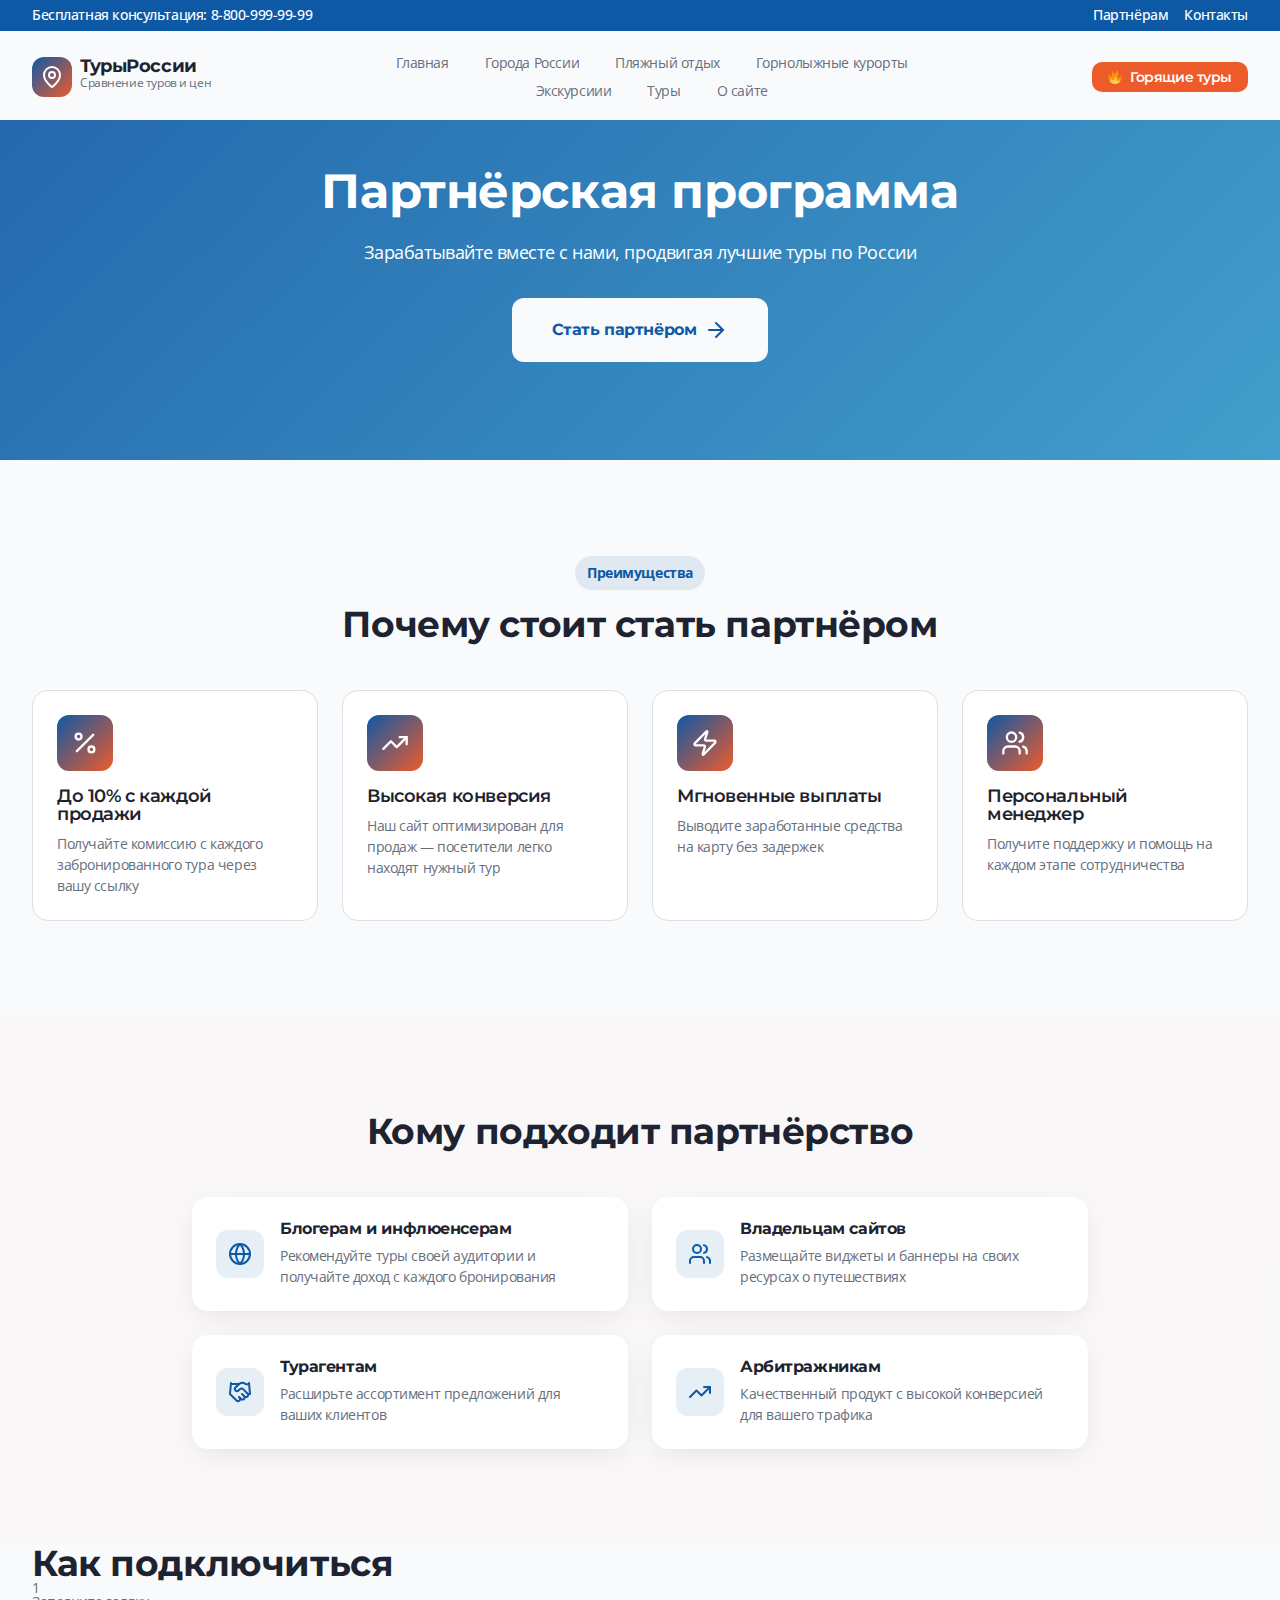
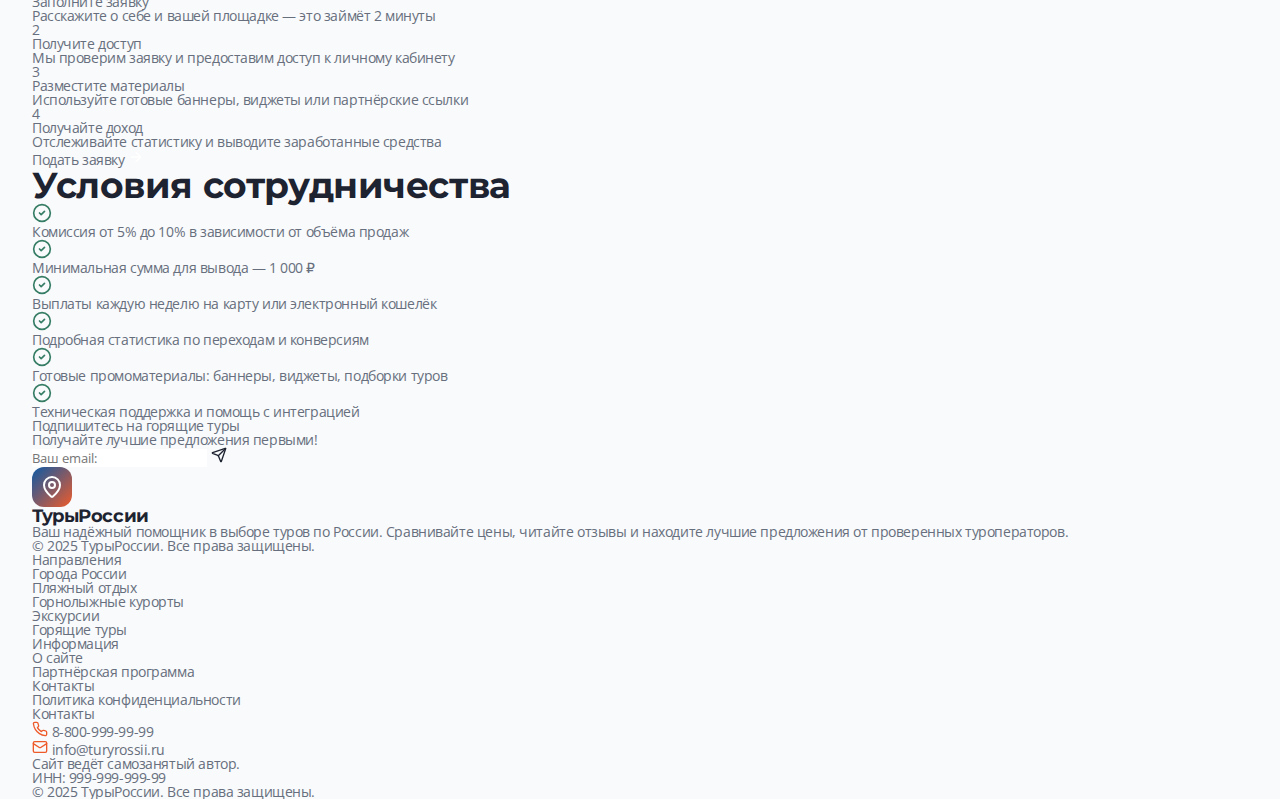
<file: partners.html>
<!doctype html>
<html lang="ru">
  <head>
    <meta charset="UTF-8" />
    <meta
      name="viewport"
      content="width=device-width, initial-scale=1.0, user-scalable=no"
    />
    <title>Туры России</title>

    <link rel="stylesheet" href="./css/global/reset.css" />
    <link rel="stylesheet" href="./css/style.css" />
    <link rel="stylesheet" href="./css/pages/partners.css" />
    <link rel="stylesheet" href="./css/media/partners-media.css" />
  </head>
  <body class="body">
    <div class="wrapper">
      <header>
        <div class="header-top">
          <div class="container">
            <div class="header-top__inner">
              <a href="tel:+78009999999" class="header__number"
                >Бесплатная консультация: 8-800-999-99-99
              </a>
              <ul class="header-top__links">
                <li>
                  <a href="./partners.html" class="header-top__link"
                    >Партнёрам</a
                  >
                </li>
                <li>
                  <a href="./contact.html" class="header-top__link">Контакты</a>
                </li>
              </ul>
            </div>
          </div>
        </div>
        <div class="header-bottom">
          <div class="container">
            <div class="header-bottom__inner">
              <div class="header__logo logo">
                <div class="logo__img">
                  <a href="/">
                    <svg
                      xmlns="http://www.w3.org/2000/svg"
                      width="24"
                      height="24"
                      viewBox="0 0 24 24"
                      fill="none"
                      stroke="white"
                      stroke-width="2"
                      stroke-linecap="round"
                      stroke-linejoin="round"
                      class="lucide lucide-map-pin w-6 h-6 text-white"
                    >
                      <path
                        d="M20 10c0 4.993-5.539 10.193-7.399 11.799a1 1 0 0 1-1.202 0C9.539 20.193 4 14.993 4 10a8 8 0 0 1 16 0"
                      ></path>
                      <circle cx="12" cy="10" r="3"></circle>
                    </svg>
                  </a>
                </div>
                <div class="logo__title">
                  <p>ТурыРоссии</p>
                  <span>Сравнение туров и цен</span>
                </div>
              </div>
              <div class="nav-wrapper">
                <nav class="header__nav nav" aria-label="Главная навигация">
                  <ul class="nav__list">
                    <li class="nav__item">
                      <a href="./index.html" class="nav__link">Главная</a>
                    </li>
                    <li class="nav__item">
                      <a href="./cities.html" class="nav__link"
                        >Города России</a
                      >
                    </li>
                    <li class="nav__item">
                      <a href="./beach.html" class="nav__link">Пляжный отдых</a>
                    </li>
                    <li class="nav__item">
                      <a href="./ski.html" class="nav__link"
                        >Горнолыжные курорты</a
                      >
                    </li>
                    <li class="nav__item">
                      <a href="./excursions.html" class="nav__link"
                        >Экскурсиии
                      </a>
                    </li>
                    <li class="nav__item">
                      <a href="./tours.html" class="nav__link">Туры</a>
                    </li>
                    <li class="nav__item">
                      <a href="./about.html" class="nav__link">О сайте</a>
                    </li>
                  </ul>
                </nav>
              </div>
              <button class="burger-icon" aria-label="Открыть мобильное меню">
                <svg
                  width="60px"
                  height="60px"
                  viewBox="0 0 24 24"
                  fill="none"
                  xmlns="http://www.w3.org/2000/svg"
                >
                  <path
                    d="M5 8H13.75M5 12H19M10.25 16L19 16"
                    stroke="#464455"
                    stroke-linecap="round"
                    stroke-linejoin="round"
                  />
                </svg>
              </button>
              <a
                href="./hots.html"
                class="header__btn"
                aria-label="Ссылка на страницу с горящими турами и акциями"
              >
                <img
                  src="./assets/img/icons/fire.svg"
                  alt="Декоративная иконка - горящий огонь"
                />
                Горящие туры
              </a>
            </div>
          </div>
        </div>
      </header>
      <main>
        <section class="main__hero hero">
          <div class="hero__inner">
            <h1 class="hero__title">Партнёрская программа</h1>
            <p class="hero__subtitle">
              Зарабатывайте вместе с нами, продвигая лучшие туры по России
            </p>
            <a
              href="./contact.html"
              class="hero__link"
              aria-label="Перейти на страницу контактов для связи"
            >
              Стать партнёром
              <svg
                xmlns="http://www.w3.org/2000/svg"
                width="24"
                height="24"
                viewBox="0 0 24 24"
                fill="none"
                stroke="currentColor"
                stroke-width="2"
                stroke-linecap="round"
                stroke-linejoin="round"
                class="lucide lucide-arrow-right w-5 h-5"
              >
                <path d="M5 12h14"></path>
                <path d="m12 5 7 7-7 7"></path>
              </svg>
            </a>
          </div>
        </section>
        <section class="main__advantages advantages">
          <div class="container">
            <div class="advantages__inner">
              <span class="advantages__badge">Преимущества </span>
              <h2 class="advantages__title title">
                Почему стоит стать партнёром
              </h2>
              <ul class="advantages__list">
                <li class="advantages__item advantage">
                  <div class="advantage__img">
                    <svg
                      xmlns="http://www.w3.org/2000/svg"
                      width="28"
                      height="28"
                      viewBox="0 0 24 24"
                      fill="none"
                      stroke="var(--color-white)"
                      stroke-width="2"
                      stroke-linecap="round"
                      stroke-linejoin="round"
                      class="lucide lucide-percent w-7 h-7 text-white"
                    >
                      <line x1="19" x2="5" y1="5" y2="19"></line>
                      <circle cx="6.5" cy="6.5" r="2.5"></circle>
                      <circle cx="17.5" cy="17.5" r="2.5"></circle>
                    </svg>
                  </div>
                  <h3 class="advantage__title">До 10% с каждой продажи</h3>
                  <p class="advantage__text">
                    Получайте комиссию с каждого забронированного тура через
                    вашу ссылку
                  </p>
                </li>
                <li class="advantages__item advantage">
                  <div class="advantage__img">
                    <svg
                      xmlns="http://www.w3.org/2000/svg"
                      width="28"
                      height="28"
                      viewBox="0 0 24 24"
                      fill="none"
                      stroke="var(--color-white)"
                      stroke-width="2"
                      stroke-linecap="round"
                      stroke-linejoin="round"
                      class="lucide lucide-trending-up w-7 h-7 text-white"
                    >
                      <polyline
                        points="22 7 13.5 15.5 8.5 10.5 2 17"
                      ></polyline>
                      <polyline points="16 7 22 7 22 13"></polyline>
                    </svg>
                  </div>
                  <h3 class="advantage__title">Высокая конверсия</h3>
                  <p class="advantage__text">
                    Наш сайт оптимизирован для продаж — посетители легко находят
                    нужный тур
                  </p>
                </li>
                <li class="advantages__item advantage">
                  <div class="advantage__img">
                    <svg
                      xmlns="http://www.w3.org/2000/svg"
                      width="28"
                      height="28"
                      viewBox="0 0 24 24"
                      fill="none"
                      stroke="var(--color-white)"
                      stroke-width="2"
                      stroke-linecap="round"
                      stroke-linejoin="round"
                      class="lucide lucide-zap w-7 h-7 text-white"
                    >
                      <path
                        d="M4 14a1 1 0 0 1-.78-1.63l9.9-10.2a.5.5 0 0 1 .86.46l-1.92 6.02A1 1 0 0 0 13 10h7a1 1 0 0 1 .78 1.63l-9.9 10.2a.5.5 0 0 1-.86-.46l1.92-6.02A1 1 0 0 0 11 14z"
                      ></path>
                    </svg>
                  </div>
                  <h3 class="advantage__title">Мгновенные выплаты</h3>
                  <p class="advantage__text">
                    Выводите заработанные средства на карту без задержек
                  </p>
                </li>
                <li class="advantages__item advantage">
                  <div class="advantage__img">
                    <svg
                      xmlns="http://www.w3.org/2000/svg"
                      width="28"
                      height="28"
                      viewBox="0 0 24 24"
                      fill="none"
                      stroke="var(--color-white)"
                      stroke-width="2"
                      stroke-linecap="round"
                      stroke-linejoin="round"
                      class="lucide lucide-users w-7 h-7 text-white"
                    >
                      <path
                        d="M16 21v-2a4 4 0 0 0-4-4H6a4 4 0 0 0-4 4v2"
                      ></path>
                      <circle cx="9" cy="7" r="4"></circle>
                      <path d="M22 21v-2a4 4 0 0 0-3-3.87"></path>
                      <path d="M16 3.13a4 4 0 0 1 0 7.75"></path>
                    </svg>
                  </div>
                  <h3 class="advantage__title">Персональный менеджер</h3>
                  <p class="advantage__text">
                    Получите поддержку и помощь на каждом этапе сотрудничества
                  </p>
                </li>
              </ul>
            </div>
          </div>
        </section>
        <section class="main__relations relations">
          <div class="container">
            <div class="relations__inner">
              <h2 class="relations__title title">Кому подходит партнёрство</h2>
              <ul class="relations__list">
                <li class="relations__item relation">
                  <div class="relation__img">
                    <svg
                      xmlns="http://www.w3.org/2000/svg"
                      width="24"
                      height="24"
                      viewBox="0 0 24 24"
                      fill="none"
                      stroke="var(--color-blue)"
                      stroke-width="2"
                      stroke-linecap="round"
                      stroke-linejoin="round"
                      class="lucide lucide-globe w-6 h-6 text-primary"
                    >
                      <circle cx="12" cy="12" r="10"></circle>
                      <path
                        d="M12 2a14.5 14.5 0 0 0 0 20 14.5 14.5 0 0 0 0-20"
                      ></path>
                      <path d="M2 12h20"></path>
                    </svg>
                  </div>
                  <div class="relation__about">
                    <h4 class="relation__title">Блогерам и инфлюенсерам</h4>
                    <p class="relation__text">
                      Рекомендуйте туры своей аудитории и получайте доход с
                      каждого бронирования
                    </p>
                  </div>
                </li>
                <li class="relations__item relation">
                  <div class="relation__img">
                    <svg
                      xmlns="http://www.w3.org/2000/svg"
                      width="24"
                      height="24"
                      viewBox="0 0 24 24"
                      fill="none"
                      stroke="var(--color-blue)"
                      stroke-width="2"
                      stroke-linecap="round"
                      stroke-linejoin="round"
                      class="lucide lucide-users w-6 h-6 text-primary"
                    >
                      <path
                        d="M16 21v-2a4 4 0 0 0-4-4H6a4 4 0 0 0-4 4v2"
                      ></path>
                      <circle cx="9" cy="7" r="4"></circle>
                      <path d="M22 21v-2a4 4 0 0 0-3-3.87"></path>
                      <path d="M16 3.13a4 4 0 0 1 0 7.75"></path>
                    </svg>
                  </div>
                  <div class="relation__about">
                    <h4 class="relation__title">Владельцам сайтов</h4>
                    <p class="relation__text">
                      Размещайте виджеты и баннеры на своих ресурсах о
                      путешествиях
                    </p>
                  </div>
                </li>
                <li class="relations__item relation">
                  <div class="relation__img">
                    <svg
                      xmlns="http://www.w3.org/2000/svg"
                      width="24"
                      height="24"
                      viewBox="0 0 24 24"
                      fill="none"
                      stroke="var(--color-blue)"
                      stroke-width="2"
                      stroke-linecap="round"
                      stroke-linejoin="round"
                      class="lucide lucide-handshake w-6 h-6 text-primary"
                    >
                      <path d="m11 17 2 2a1 1 0 1 0 3-3"></path>
                      <path
                        d="m14 14 2.5 2.5a1 1 0 1 0 3-3l-3.88-3.88a3 3 0 0 0-4.24 0l-.88.88a1 1 0 1 1-3-3l2.81-2.81a5.79 5.79 0 0 1 7.06-.87l.47.28a2 2 0 0 0 1.42.25L21 4"
                      ></path>
                      <path d="m21 3 1 11h-2"></path>
                      <path d="M3 3 2 14l6.5 6.5a1 1 0 1 0 3-3"></path>
                      <path d="M3 4h8"></path>
                    </svg>
                  </div>
                  <div class="relation__about">
                    <h4 class="relation__title">Турагентам</h4>
                    <p class="relation__text">
                      Расширьте ассортимент предложений для ваших клиентов
                    </p>
                  </div>
                </li>
                <li class="relations__item relation">
                  <div class="relation__img">
                    <svg
                      xmlns="http://www.w3.org/2000/svg"
                      width="24"
                      height="24"
                      viewBox="0 0 24 24"
                      fill="none"
                      stroke="var(--color-blue)"
                      stroke-width="2"
                      stroke-linecap="round"
                      stroke-linejoin="round"
                      class="lucide lucide-trending-up w-6 h-6 text-primary"
                    >
                      <polyline
                        points="22 7 13.5 15.5 8.5 10.5 2 17"
                      ></polyline>
                      <polyline points="16 7 22 7 22 13"></polyline>
                    </svg>
                  </div>
                  <div class="relation__about">
                    <h4 class="relation__title">Арбитражникам</h4>
                    <p class="relation__text">
                      Качественный продукт с высокой конверсией для вашего
                      трафика
                    </p>
                  </div>
                </li>
              </ul>
            </div>
          </div>
        </section>
        <section class="main__stages stages">
          <div class="container">
            <div class="stages__inner">
              <h2 class="stages__title title">Как подключиться</h2>
              <ul class="stages__list">
                <li class="stages__item stage">
                  <div class="stage__marker">1</div>
                  <div class="stage__body">
                    <h4 class="stage__title">Заполните заявку</h4>
                    <p class="stage__text">
                      Расскажите о себе и вашей площадке — это займёт 2 минуты
                    </p>
                  </div>
                </li>
                <li class="stages__item stage">
                  <div class="stage__marker">2</div>
                  <div class="stage__body">
                    <h4 class="stage__title">Получите доступ</h4>
                    <p class="stage__text">
                      Мы проверим заявку и предоставим доступ к личному кабинету
                    </p>
                  </div>
                </li>
                <li class="stages__item stage">
                  <div class="stage__marker">3</div>
                  <div class="stage__body">
                    <h4 class="stage__title">Разместите материалы</h4>
                    <p class="stage__text">
                      Используйте готовые баннеры, виджеты или партнёрские
                      ссылки
                    </p>
                  </div>
                </li>
                <li class="stages__item stage">
                  <div class="stage__marker">4</div>
                  <div class="stage__body">
                    <h4 class="stage__title">Получайте доход</h4>
                    <p class="stage__text">
                      Отслеживайте статистику и выводите заработанные средства
                    </p>
                  </div>
                </li>
              </ul>
              <a href="./contact.html" class="stages__link">
                Подать заявку
                <svg
                  xmlns="http://www.w3.org/2000/svg"
                  width="16"
                  height="16"
                  viewBox="0 0 24 24"
                  fill="none"
                  stroke="var(--color-white)"
                  stroke-width="2"
                  stroke-linecap="round"
                  stroke-linejoin="round"
                  class="lucide lucide-arrow-right w-5 h-5"
                >
                  <path d="M5 12h14"></path>
                  <path d="m12 5 7 7-7 7"></path>
                </svg>
              </a>
            </div>
          </div>
        </section>
        <section class="main__conditions conditions">
          <div class="container">
            <div class="conditions__inner">
              <h2 class="conditions__title title">Условия сотрудничества</h2>
              <ul class="conditions__list">
                <li class="conditions__item condition">
                  <div class="condition__marker">
                    <svg
                      xmlns="http://www.w3.org/2000/svg"
                      width="20"
                      height="20"
                      viewBox="0 0 24 24"
                      fill="none"
                      stroke="#367d65"
                      stroke-width="2"
                      stroke-linecap="round"
                      stroke-linejoin="round"
                      class="lucide lucide-circle-check w-5 h-5 text-forest shrink-0 mt-0.5"
                    >
                      <circle cx="12" cy="12" r="10"></circle>
                      <path d="m9 12 2 2 4-4"></path>
                    </svg>
                  </div>
                  Комиссия от 5% до 10% в зависимости от объёма продаж
                </li>
                <li class="conditions__item condition">
                  <div class="condition__marker">
                    <svg
                      xmlns="http://www.w3.org/2000/svg"
                      width="20"
                      height="20"
                      viewBox="0 0 24 24"
                      fill="none"
                      stroke="#367d65"
                      stroke-width="2"
                      stroke-linecap="round"
                      stroke-linejoin="round"
                      class="lucide lucide-circle-check w-5 h-5 text-forest shrink-0 mt-0.5"
                    >
                      <circle cx="12" cy="12" r="10"></circle>
                      <path d="m9 12 2 2 4-4"></path>
                    </svg>
                  </div>
                  Минимальная сумма для вывода — 1 000 ₽
                </li>
                <li class="conditions__item condition">
                  <div class="condition__marker">
                    <svg
                      xmlns="http://www.w3.org/2000/svg"
                      width="20"
                      height="20"
                      viewBox="0 0 24 24"
                      fill="none"
                      stroke="#367d65"
                      stroke-width="2"
                      stroke-linecap="round"
                      stroke-linejoin="round"
                      class="lucide lucide-circle-check w-5 h-5 text-forest shrink-0 mt-0.5"
                    >
                      <circle cx="12" cy="12" r="10"></circle>
                      <path d="m9 12 2 2 4-4"></path>
                    </svg>
                  </div>
                  Выплаты каждую неделю на карту или электронный кошелёк
                </li>
                <li class="conditions__item condition">
                  <div class="condition__marker">
                    <svg
                      xmlns="http://www.w3.org/2000/svg"
                      width="20"
                      height="20"
                      viewBox="0 0 24 24"
                      fill="none"
                      stroke="#367d65"
                      stroke-width="2"
                      stroke-linecap="round"
                      stroke-linejoin="round"
                      class="lucide lucide-circle-check w-5 h-5 text-forest shrink-0 mt-0.5"
                    >
                      <circle cx="12" cy="12" r="10"></circle>
                      <path d="m9 12 2 2 4-4"></path>
                    </svg>
                  </div>
                  Подробная статистика по переходам и конверсиям
                </li>
                <li class="conditions__item condition">
                  <div class="condition__marker">
                    <svg
                      xmlns="http://www.w3.org/2000/svg"
                      width="20"
                      height="20"
                      viewBox="0 0 24 24"
                      fill="none"
                      stroke="#367d65"
                      stroke-width="2"
                      stroke-linecap="round"
                      stroke-linejoin="round"
                      class="lucide lucide-circle-check w-5 h-5 text-forest shrink-0 mt-0.5"
                    >
                      <circle cx="12" cy="12" r="10"></circle>
                      <path d="m9 12 2 2 4-4"></path>
                    </svg>
                  </div>
                  Готовые промоматериалы: баннеры, виджеты, подборки туров
                </li>
                <li class="conditions__item condition">
                  <div class="condition__marker">
                    <svg
                      xmlns="http://www.w3.org/2000/svg"
                      width="20"
                      height="20"
                      viewBox="0 0 24 24"
                      fill="none"
                      stroke="#367d65"
                      stroke-width="2"
                      stroke-linecap="round"
                      stroke-linejoin="round"
                      class="lucide lucide-circle-check w-5 h-5 text-forest shrink-0 mt-0.5"
                    >
                      <circle cx="12" cy="12" r="10"></circle>
                      <path d="m9 12 2 2 4-4"></path>
                    </svg>
                  </div>
                  Техническая поддержка и помощь с интеграцией
                </li>
              </ul>
            </div>
          </div>
        </section>
      </main>
      <footer>
        <div class="footer-heading">
          <div class="container">
            <div class="footer-heading__inner">
              <div class="footer-heading__left">
                <h3 class="footer__title">Подпишитесь на горящие туры</h3>
                <p class="footer__subtitle">
                  Получайте лучшие предложения первыми!
                </p>
              </div>
              <form
                action="mailto:drv-dev@mail.ru"
                class="footer__form footer-form"
              >
                <label>
                  <input
                    type="email"
                    id="footer-email"
                    class="footer-form__input"
                    name="footer-email"
                    placeholder="Ваш email:"
                    required
                  />
                </label>
                <button
                  class="footer-form__btn"
                  type="submit"
                  aria-label="Подписаться на рассылку"
                >
                  <svg
                    xmlns="http://www.w3.org/2000/svg"
                    width="16"
                    height="16"
                    viewBox="0 0 24 24"
                    fill="none"
                    stroke="var(--color-black)"
                    stroke-width="2"
                    stroke-linecap="round"
                    stroke-linejoin="round"
                    class="lucide lucide-send w-4 h-4"
                  >
                    <path
                      d="M14.536 21.686a.5.5 0 0 0 .937-.024l6.5-19a.496.496 0 0 0-.635-.635l-19 6.5a.5.5 0 0 0-.024.937l7.93 3.18a2 2 0 0 1 1.112 1.11z"
                    ></path>
                    <path d="m21.854 2.147-10.94 10.939"></path>
                  </svg>
                </button>
              </form>
            </div>
          </div>
        </div>
        <div class="footer-body">
          <div class="container">
            <div class="footer-body__inner">
              <div class="footer__about">
                <div class="footer__logo logo">
                  <div class="logo__img">
                    <a href="/">
                      <svg
                        xmlns="http://www.w3.org/2000/svg"
                        width="24"
                        height="24"
                        viewBox="0 0 24 24"
                        fill="none"
                        stroke="white"
                        stroke-width="2"
                        stroke-linecap="round"
                        stroke-linejoin="round"
                        class="lucide lucide-map-pin w-6 h-6 text-white"
                      >
                        <path
                          d="M20 10c0 4.993-5.539 10.193-7.399 11.799a1 1 0 0 1-1.202 0C9.539 20.193 4 14.993 4 10a8 8 0 0 1 16 0"
                        ></path>
                        <circle cx="12" cy="10" r="3"></circle>
                      </svg>
                    </a>
                  </div>
                  <div class="logo__title">
                    <p>ТурыРоссии</p>
                  </div>
                </div>
                <p>
                  Ваш надёжный помощник в выборе туров по России. Сравнивайте
                  цены, читайте отзывы и находите лучшие предложения от
                  проверенных туроператоров.
                </p>
                <p class="footer__copy">
                  © 2025 ТурыРоссии. Все права защищены.
                </p>
              </div>
              <div class="footer__directions">
                <h6>Направления</h6>
                <nav class="footer__nav">
                  <ul>
                    <li><a href="./cities.html">Города России</a></li>
                    <li><a href="./beach.html">Пляжный отдых</a></li>
                    <li><a href="./ski.html">Горнолыжные курорты</a></li>
                    <li><a href="./excursions.html">Экскурсии</a></li>
                    <li><a href="./hots.html">Горящие туры</a></li>
                  </ul>
                </nav>
              </div>
              <div class="footer__information">
                <h6>Информация</h6>
                <nav class="footer__nav">
                  <ul>
                    <li><a href="./about.html">О сайте</a></li>
                    <li><a href="./partners.html">Партнёрская программа</a></li>
                    <li><a href="./contact.html">Контакты</a></li>
                    <li><a href="#">Политика конфиденциальности</a></li>
                  </ul>
                </nav>
              </div>
              <div class="footer__contact">
                <h6>Контакты</h6>
                <address>
                  <p class="footer__number">
                    <svg
                      xmlns="http://www.w3.org/2000/svg"
                      width="16"
                      height="16"
                      viewBox="0 0 24 24"
                      fill="none"
                      stroke="var(--color-orange)"
                      stroke-width="2"
                      stroke-linecap="round"
                      stroke-linejoin="round"
                      class="lucide lucide-phone w-4 h-4 text-coral"
                    >
                      <path
                        d="M22 16.92v3a2 2 0 0 1-2.18 2 19.79 19.79 0 0 1-8.63-3.07 19.5 19.5 0 0 1-6-6 19.79 19.79 0 0 1-3.07-8.67A2 2 0 0 1 4.11 2h3a2 2 0 0 1 2 1.72 12.84 12.84 0 0 0 .7 2.81 2 2 0 0 1-.45 2.11L8.09 9.91a16 16 0 0 0 6 6l1.27-1.27a2 2 0 0 1 2.11-.45 12.84 12.84 0 0 0 2.81.7A2 2 0 0 1 22 16.92z"
                      ></path>
                    </svg>
                    <a href="tel:+78009999999"> 8-800-999-99-99 </a>
                  </p>
                  <p class="footer__email">
                    <svg
                      xmlns="http://www.w3.org/2000/svg"
                      width="16"
                      height="16"
                      viewBox="0 0 24 24"
                      fill="none"
                      stroke="var(--color-orange)"
                      stroke-width="2"
                      stroke-linecap="round"
                      stroke-linejoin="round"
                      class="lucide lucide-mail w-4 h-4 text-coral"
                    >
                      <rect width="20" height="16" x="2" y="4" rx="2"></rect>
                      <path
                        d="m22 7-8.97 5.7a1.94 1.94 0 0 1-2.06 0L2 7"
                      ></path>
                    </svg>
                    <a href="mailto:info@turyrossii.ru">info@turyrossii.ru</a>
                  </p>
                </address>
                <p class="footer__details">
                  Сайт ведёт самозанятый автор. <br />
                  ИНН: 999-999-999-99
                </p>
                <p class="footer__copy footer__copy--mobile">
                  © 2025 ТурыРоссии. Все права защищены.
                </p>
              </div>
            </div>
          </div>
        </div>
      </footer>
    </div>
    <script src="./js/main.js"></script>
  </body>
</html>
</file>
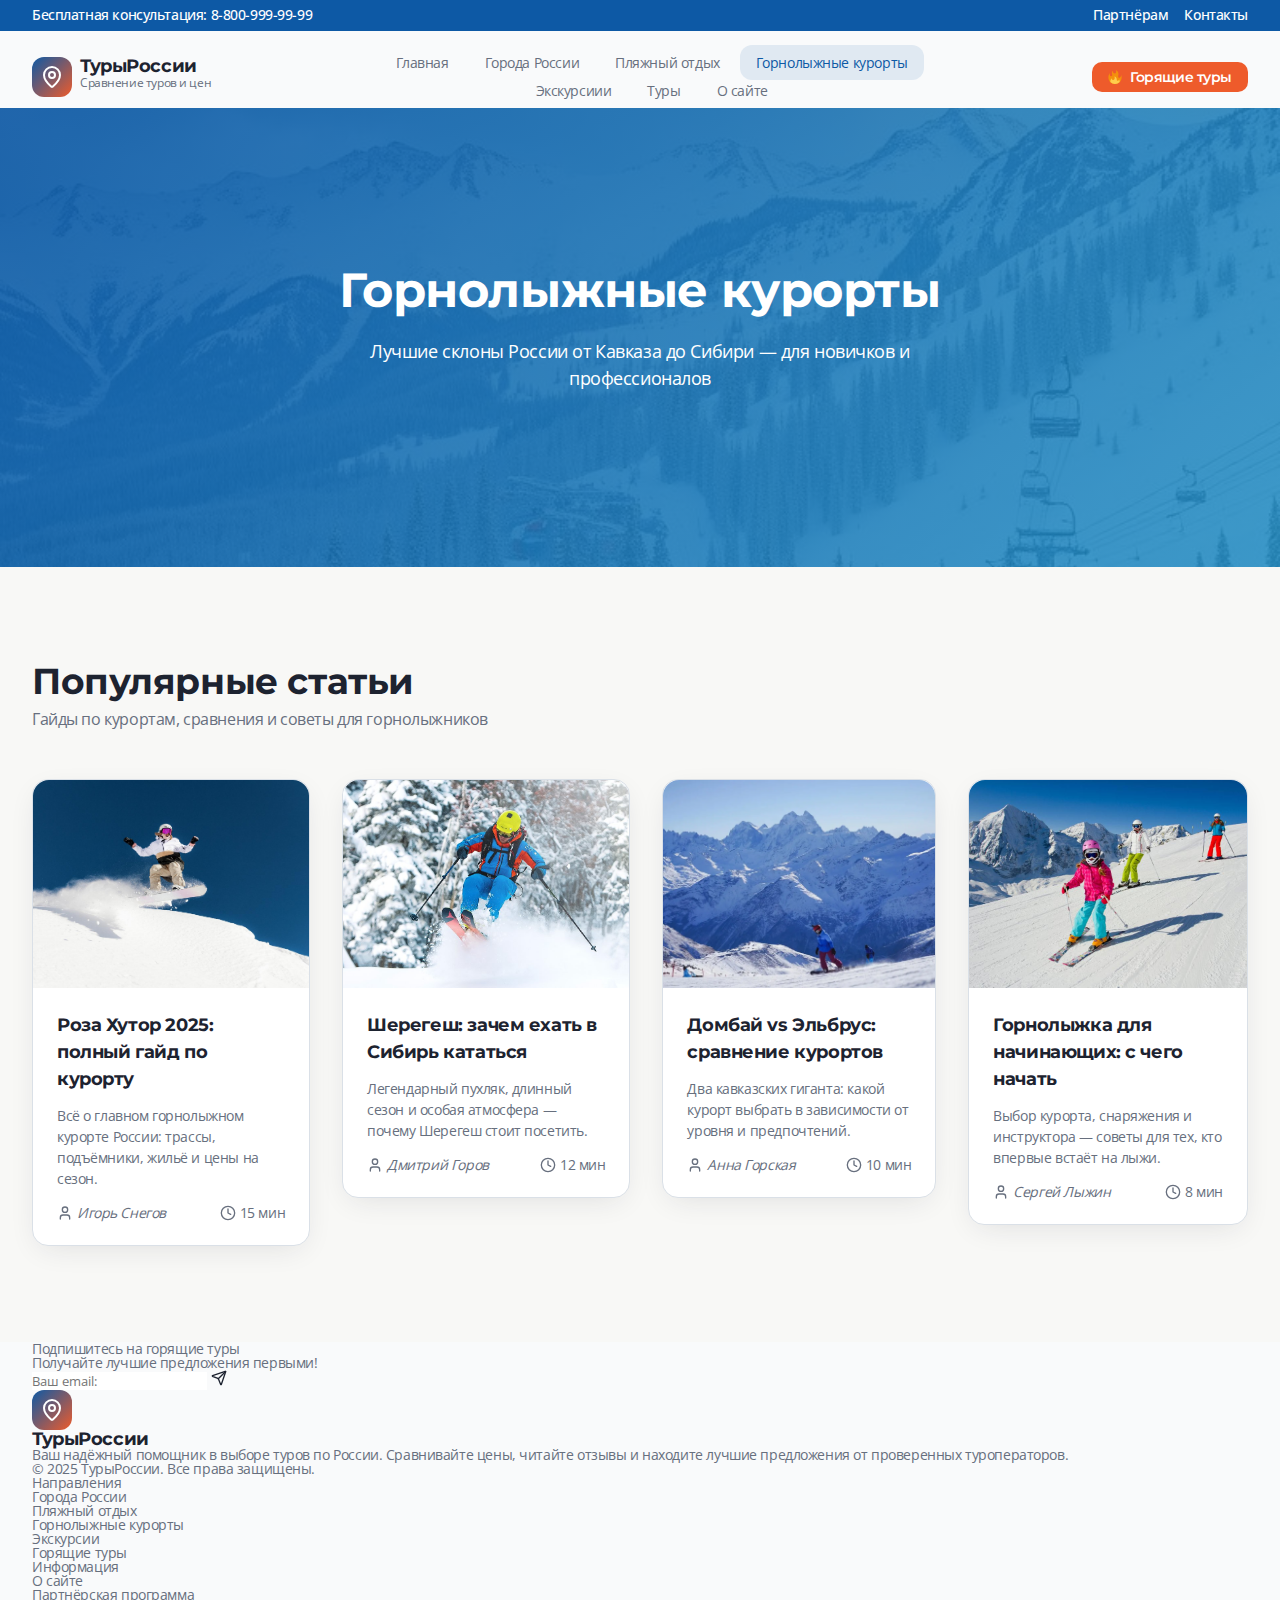
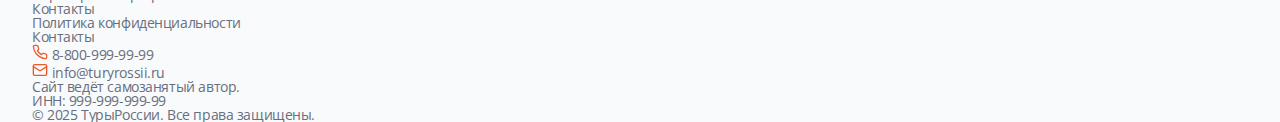
<file: ski.html>
<!doctype html>
<html lang="ru">
  <head>
    <meta charset="UTF-8" />
    <meta
      name="viewport"
      content="width=device-width, initial-scale=1.0, user-scalable=no"
    />
    <title>Туры России</title>

    <link rel="stylesheet" href="./css/global/reset.css" />
    <link rel="stylesheet" href="./css/style.css" />
    <link rel="stylesheet" href="./css/pages/ski.css" />
    <link rel="stylesheet" href="./css/media/ski-media.css" />
  </head>
  <body class="body">
    <div class="wrapper">
      <header>
        <div class="header-top">
          <div class="container">
            <div class="header-top__inner">
              <a href="tel:+78009999999" class="header__number"
                >Бесплатная консультация: 8-800-999-99-99
              </a>
              <ul class="header-top__links">
                <li>
                  <a href="./partners.html" class="header-top__link"
                    >Партнёрам</a
                  >
                </li>
                <li>
                  <a href="./contact.html" class="header-top__link">Контакты</a>
                </li>
              </ul>
            </div>
          </div>
        </div>
        <div class="header-bottom">
          <div class="container">
            <div class="header-bottom__inner">
              <div class="header__logo logo">
                <div class="logo__img">
                  <a href="/">
                    <svg
                      xmlns="http://www.w3.org/2000/svg"
                      width="24"
                      height="24"
                      viewBox="0 0 24 24"
                      fill="none"
                      stroke="white"
                      stroke-width="2"
                      stroke-linecap="round"
                      stroke-linejoin="round"
                      class="lucide lucide-map-pin w-6 h-6 text-white"
                    >
                      <path
                        d="M20 10c0 4.993-5.539 10.193-7.399 11.799a1 1 0 0 1-1.202 0C9.539 20.193 4 14.993 4 10a8 8 0 0 1 16 0"
                      ></path>
                      <circle cx="12" cy="10" r="3"></circle>
                    </svg>
                  </a>
                </div>
                <div class="logo__title">
                  <p>ТурыРоссии</p>
                  <span>Сравнение туров и цен</span>
                </div>
              </div>
              <div class="nav-wrapper">
                <nav class="header__nav nav" aria-label="Главная навигация">
                  <ul class="nav__list">
                    <li class="nav__item">
                      <a href="./index.html" class="nav__link">Главная</a>
                    </li>
                    <li class="nav__item">
                      <a href="./cities.html" class="nav__link"
                        >Города России</a
                      >
                    </li>
                    <li class="nav__item">
                      <a href="./beach.html" class="nav__link">Пляжный отдых</a>
                    </li>
                    <li class="nav__item">
                      <a href="./ski.html" class="nav__link nav__link--active"
                        >Горнолыжные курорты</a
                      >
                    </li>
                    <li class="nav__item">
                      <a href="./excursions.html" class="nav__link"
                        >Экскурсиии
                      </a>
                    </li>
                    <li class="nav__item">
                      <a href="./tours.html" class="nav__link">Туры</a>
                    </li>
                    <li class="nav__item">
                      <a href="./about.html" class="nav__link">О сайте</a>
                    </li>
                  </ul>
                </nav>
              </div>
              <button class="burger-icon" aria-label="Открыть мобильное меню">
                <svg
                  width="60px"
                  height="60px"
                  viewBox="0 0 24 24"
                  fill="none"
                  xmlns="http://www.w3.org/2000/svg"
                >
                  <path
                    d="M5 8H13.75M5 12H19M10.25 16L19 16"
                    stroke="#464455"
                    stroke-linecap="round"
                    stroke-linejoin="round"
                  />
                </svg>
              </button>
              <a
                href="./hots.html"
                class="header__btn"
                aria-label="Ссылка на страницу с горящими турами и акциями"
              >
                <img
                  src="./assets/img/icons/fire.svg"
                  alt="Декоративная иконка - горящий огонь"
                />
                Горящие туры
              </a>
            </div>
          </div>
        </div>
      </header>
      <main>
        <section class="main__hero hero">
          <div class="hero__wrapper"></div>
          <div class="hero__inner">
            <h1 class="hero__title">Горнолыжные курорты</h1>
            <p class="hero__subtitle">
              Лучшие склоны России от Кавказа до Сибири — для новичков и
              профессионалов
            </p>
          </div>
        </section>
        <section class="main__blog blog">
          <div class="container">
            <div class="blog__inner">
              <div class="blog__heading blog-heading">
                <div class="blog-heading__left">
                  <h2 class="blog__title title">Популярные статьи</h2>
                  <p class="blog__subtitle subtitle">
                    Гайды по курортам, сравнения и советы для горнолыжников
                  </p>
                </div>
              </div>
              <ul class="blog__list">
                <li class="blog__item">
                  <a href="#" aria-label="Перейти на страницу статьи">
                    <article class="post">
                      <div class="post__img">
                        <img
                          src="./assets/img/blog/ski/rose-hutor.jpg"
                          alt="Роза Хутор"
                        />
                      </div>
                      <div class="post__body">
                        <h4 class="post__title">
                          Роза Хутор 2025: полный гайд по курорту
                        </h4>
                        <p class="post__description">
                          Всё о главном горнолыжном курорте России: трассы,
                          подъёмники, жильё и цены на сезон.
                        </p>
                        <footer class="post__footer">
                          <cite class="post__author">
                            <svg
                              xmlns="http://www.w3.org/2000/svg"
                              width="16"
                              height="16"
                              viewBox="0 0 24 24"
                              fill="none"
                              stroke="currentColor"
                              stroke-width="2"
                              stroke-linecap="round"
                              stroke-linejoin="round"
                              class="lucide lucide-user w-4 h-4"
                            >
                              <path
                                d="M19 21v-2a4 4 0 0 0-4-4H9a4 4 0 0 0-4 4v2"
                              ></path>
                              <circle cx="12" cy="7" r="4"></circle>
                            </svg>
                            Игорь Снегов
                          </cite>
                          <div class="post__time">
                            <svg
                              xmlns="http://www.w3.org/2000/svg"
                              width="16"
                              height="16"
                              viewBox="0 0 24 24"
                              fill="none"
                              stroke="currentColor"
                              stroke-width="2"
                              stroke-linecap="round"
                              stroke-linejoin="round"
                              class="lucide lucide-clock w-4 h-4"
                            >
                              <circle cx="12" cy="12" r="10"></circle>
                              <polyline points="12 6 12 12 16 14"></polyline>
                            </svg>
                            <time datetime="PT15M">15 мин </time>
                          </div>
                        </footer>
                      </div>
                    </article>
                  </a>
                </li>
                <li class="blog__item">
                  <a href="#" aria-label="Перейти на страницу статьи">
                    <article class="post">
                      <div class="post__img">
                        <img
                          src="./assets/img/blog/ski/sheregesh.jpg"
                          alt="Горнолыжный склон в Шерегеше"
                        />
                      </div>
                      <div class="post__body">
                        <h4 class="post__title">
                          Шерегеш: зачем ехать в Сибирь кататься
                        </h4>
                        <p class="post__description">
                          Легендарный пухляк, длинный сезон и особая атмосфера —
                          почему Шерегеш стоит посетить.
                        </p>
                        <footer class="post__footer">
                          <cite class="post__author">
                            <svg
                              xmlns="http://www.w3.org/2000/svg"
                              width="16"
                              height="16"
                              viewBox="0 0 24 24"
                              fill="none"
                              stroke="currentColor"
                              stroke-width="2"
                              stroke-linecap="round"
                              stroke-linejoin="round"
                              class="lucide lucide-user w-4 h-4"
                            >
                              <path
                                d="M19 21v-2a4 4 0 0 0-4-4H9a4 4 0 0 0-4 4v2"
                              ></path>
                              <circle cx="12" cy="7" r="4"></circle>
                            </svg>
                            Дмитрий Горов
                          </cite>
                          <div class="post__time">
                            <svg
                              xmlns="http://www.w3.org/2000/svg"
                              width="16"
                              height="16"
                              viewBox="0 0 24 24"
                              fill="none"
                              stroke="currentColor"
                              stroke-width="2"
                              stroke-linecap="round"
                              stroke-linejoin="round"
                              class="lucide lucide-clock w-4 h-4"
                            >
                              <circle cx="12" cy="12" r="10"></circle>
                              <polyline points="12 6 12 12 16 14"></polyline>
                            </svg>
                            <time datetime="PT12M">12 мин </time>
                          </div>
                        </footer>
                      </div>
                    </article>
                  </a>
                </li>
                <li class="blog__item">
                  <a href="#" aria-label="Перейти на страницу статьи">
                    <article class="post">
                      <div class="post__img">
                        <img
                          src="./assets/img/blog/ski/elbrus.webp"
                          alt="Роза Хутор"
                        />
                      </div>
                      <div class="post__body">
                        <h4 class="post__title">
                          Домбай vs Эльбрус: сравнение курортов
                        </h4>
                        <p class="post__description">
                          Два кавказских гиганта: какой курорт выбрать в
                          зависимости от уровня и предпочтений.
                        </p>
                        <footer class="post__footer">
                          <cite class="post__author">
                            <svg
                              xmlns="http://www.w3.org/2000/svg"
                              width="16"
                              height="16"
                              viewBox="0 0 24 24"
                              fill="none"
                              stroke="currentColor"
                              stroke-width="2"
                              stroke-linecap="round"
                              stroke-linejoin="round"
                              class="lucide lucide-user w-4 h-4"
                            >
                              <path
                                d="M19 21v-2a4 4 0 0 0-4-4H9a4 4 0 0 0-4 4v2"
                              ></path>
                              <circle cx="12" cy="7" r="4"></circle>
                            </svg>
                            Анна Горская
                          </cite>
                          <div class="post__time">
                            <svg
                              xmlns="http://www.w3.org/2000/svg"
                              width="16"
                              height="16"
                              viewBox="0 0 24 24"
                              fill="none"
                              stroke="currentColor"
                              stroke-width="2"
                              stroke-linecap="round"
                              stroke-linejoin="round"
                              class="lucide lucide-clock w-4 h-4"
                            >
                              <circle cx="12" cy="12" r="10"></circle>
                              <polyline points="12 6 12 12 16 14"></polyline>
                            </svg>
                            <time datetime="PT10M">10 мин </time>
                          </div>
                        </footer>
                      </div>
                    </article>
                  </a>
                </li>
                <li class="blog__item">
                  <a href="#" aria-label="Перейти на страницу статьи">
                    <article class="post">
                      <div class="post__img">
                        <img
                          src="./assets/img/blog/ski/starter.jpg"
                          alt="Роза Хутор"
                        />
                      </div>
                      <div class="post__body">
                        <h4 class="post__title">
                          Горнолыжка для начинающих: с чего начать
                        </h4>
                        <p class="post__description">
                          Выбор курорта, снаряжения и инструктора — советы для
                          тех, кто впервые встаёт на лыжи.
                        </p>
                        <footer class="post__footer">
                          <cite class="post__author">
                            <svg
                              xmlns="http://www.w3.org/2000/svg"
                              width="16"
                              height="16"
                              viewBox="0 0 24 24"
                              fill="none"
                              stroke="currentColor"
                              stroke-width="2"
                              stroke-linecap="round"
                              stroke-linejoin="round"
                              class="lucide lucide-user w-4 h-4"
                            >
                              <path
                                d="M19 21v-2a4 4 0 0 0-4-4H9a4 4 0 0 0-4 4v2"
                              ></path>
                              <circle cx="12" cy="7" r="4"></circle>
                            </svg>
                            Сергей Лыжин
                          </cite>
                          <div class="post__time">
                            <svg
                              xmlns="http://www.w3.org/2000/svg"
                              width="16"
                              height="16"
                              viewBox="0 0 24 24"
                              fill="none"
                              stroke="currentColor"
                              stroke-width="2"
                              stroke-linecap="round"
                              stroke-linejoin="round"
                              class="lucide lucide-clock w-4 h-4"
                            >
                              <circle cx="12" cy="12" r="10"></circle>
                              <polyline points="12 6 12 12 16 14"></polyline>
                            </svg>
                            <time datetime="PT8M">8 мин </time>
                          </div>
                        </footer>
                      </div>
                    </article>
                  </a>
                </li>
              </ul>
            </div>
          </div>
        </section>
      </main>
      <footer>
        <div class="footer-heading">
          <div class="container">
            <div class="footer-heading__inner">
              <div class="footer-heading__left">
                <h3 class="footer__title">Подпишитесь на горящие туры</h3>
                <p class="footer__subtitle">
                  Получайте лучшие предложения первыми!
                </p>
              </div>
              <form
                action="mailto:drv-dev@mail.ru"
                class="footer__form footer-form"
              >
                <label>
                  <input
                    type="email"
                    id="footer-email"
                    class="footer-form__input"
                    name="footer-email"
                    placeholder="Ваш email:"
                    required
                  />
                </label>
                <button
                  class="footer-form__btn"
                  type="submit"
                  aria-label="Подписаться на рассылку"
                >
                  <svg
                    xmlns="http://www.w3.org/2000/svg"
                    width="16"
                    height="16"
                    viewBox="0 0 24 24"
                    fill="none"
                    stroke="var(--color-black)"
                    stroke-width="2"
                    stroke-linecap="round"
                    stroke-linejoin="round"
                    class="lucide lucide-send w-4 h-4"
                  >
                    <path
                      d="M14.536 21.686a.5.5 0 0 0 .937-.024l6.5-19a.496.496 0 0 0-.635-.635l-19 6.5a.5.5 0 0 0-.024.937l7.93 3.18a2 2 0 0 1 1.112 1.11z"
                    ></path>
                    <path d="m21.854 2.147-10.94 10.939"></path>
                  </svg>
                </button>
              </form>
            </div>
          </div>
        </div>
        <div class="footer-body">
          <div class="container">
            <div class="footer-body__inner">
              <div class="footer__about">
                <div class="footer__logo logo">
                  <div class="logo__img">
                    <a href="/">
                      <svg
                        xmlns="http://www.w3.org/2000/svg"
                        width="24"
                        height="24"
                        viewBox="0 0 24 24"
                        fill="none"
                        stroke="white"
                        stroke-width="2"
                        stroke-linecap="round"
                        stroke-linejoin="round"
                        class="lucide lucide-map-pin w-6 h-6 text-white"
                      >
                        <path
                          d="M20 10c0 4.993-5.539 10.193-7.399 11.799a1 1 0 0 1-1.202 0C9.539 20.193 4 14.993 4 10a8 8 0 0 1 16 0"
                        ></path>
                        <circle cx="12" cy="10" r="3"></circle>
                      </svg>
                    </a>
                  </div>
                  <div class="logo__title">
                    <p>ТурыРоссии</p>
                  </div>
                </div>
                <p>
                  Ваш надёжный помощник в выборе туров по России. Сравнивайте
                  цены, читайте отзывы и находите лучшие предложения от
                  проверенных туроператоров.
                </p>
                <p class="footer__copy">
                  © 2025 ТурыРоссии. Все права защищены.
                </p>
              </div>
              <div class="footer__directions">
                <h6>Направления</h6>
                <nav class="footer__nav">
                  <ul>
                    <li><a href="./cities.html">Города России</a></li>
                    <li><a href="./beach.html">Пляжный отдых</a></li>
                    <li><a href="./ski.html">Горнолыжные курорты</a></li>
                    <li><a href="./excursions.html">Экскурсии</a></li>
                    <li><a href="./hots.html">Горящие туры</a></li>
                  </ul>
                </nav>
              </div>
              <div class="footer__information">
                <h6>Информация</h6>
                <nav class="footer__nav">
                  <ul>
                    <li><a href="./about.html">О сайте</a></li>
                    <li><a href="./partners.html">Партнёрская программа</a></li>
                    <li><a href="./contact.html">Контакты</a></li>
                    <li><a href="#">Политика конфиденциальности</a></li>
                  </ul>
                </nav>
              </div>
              <div class="footer__contact">
                <h6>Контакты</h6>
                <address>
                  <p class="footer__number">
                    <svg
                      xmlns="http://www.w3.org/2000/svg"
                      width="16"
                      height="16"
                      viewBox="0 0 24 24"
                      fill="none"
                      stroke="var(--color-orange)"
                      stroke-width="2"
                      stroke-linecap="round"
                      stroke-linejoin="round"
                      class="lucide lucide-phone w-4 h-4 text-coral"
                    >
                      <path
                        d="M22 16.92v3a2 2 0 0 1-2.18 2 19.79 19.79 0 0 1-8.63-3.07 19.5 19.5 0 0 1-6-6 19.79 19.79 0 0 1-3.07-8.67A2 2 0 0 1 4.11 2h3a2 2 0 0 1 2 1.72 12.84 12.84 0 0 0 .7 2.81 2 2 0 0 1-.45 2.11L8.09 9.91a16 16 0 0 0 6 6l1.27-1.27a2 2 0 0 1 2.11-.45 12.84 12.84 0 0 0 2.81.7A2 2 0 0 1 22 16.92z"
                      ></path>
                    </svg>
                    <a href="tel:+78009999999"> 8-800-999-99-99 </a>
                  </p>
                  <p class="footer__email">
                    <svg
                      xmlns="http://www.w3.org/2000/svg"
                      width="16"
                      height="16"
                      viewBox="0 0 24 24"
                      fill="none"
                      stroke="var(--color-orange)"
                      stroke-width="2"
                      stroke-linecap="round"
                      stroke-linejoin="round"
                      class="lucide lucide-mail w-4 h-4 text-coral"
                    >
                      <rect width="20" height="16" x="2" y="4" rx="2"></rect>
                      <path
                        d="m22 7-8.97 5.7a1.94 1.94 0 0 1-2.06 0L2 7"
                      ></path>
                    </svg>
                    <a href="mailto:info@turyrossii.ru">info@turyrossii.ru</a>
                  </p>
                </address>
                <p class="footer__details">
                  Сайт ведёт самозанятый автор. <br />
                  ИНН: 999-999-999-99
                </p>
                <p class="footer__copy footer__copy--mobile">
                  © 2025 ТурыРоссии. Все права защищены.
                </p>
              </div>
            </div>
          </div>
        </div>
      </footer>
    </div>
    <script src="./js/main.js"></script>
  </body>
</html>
</file>
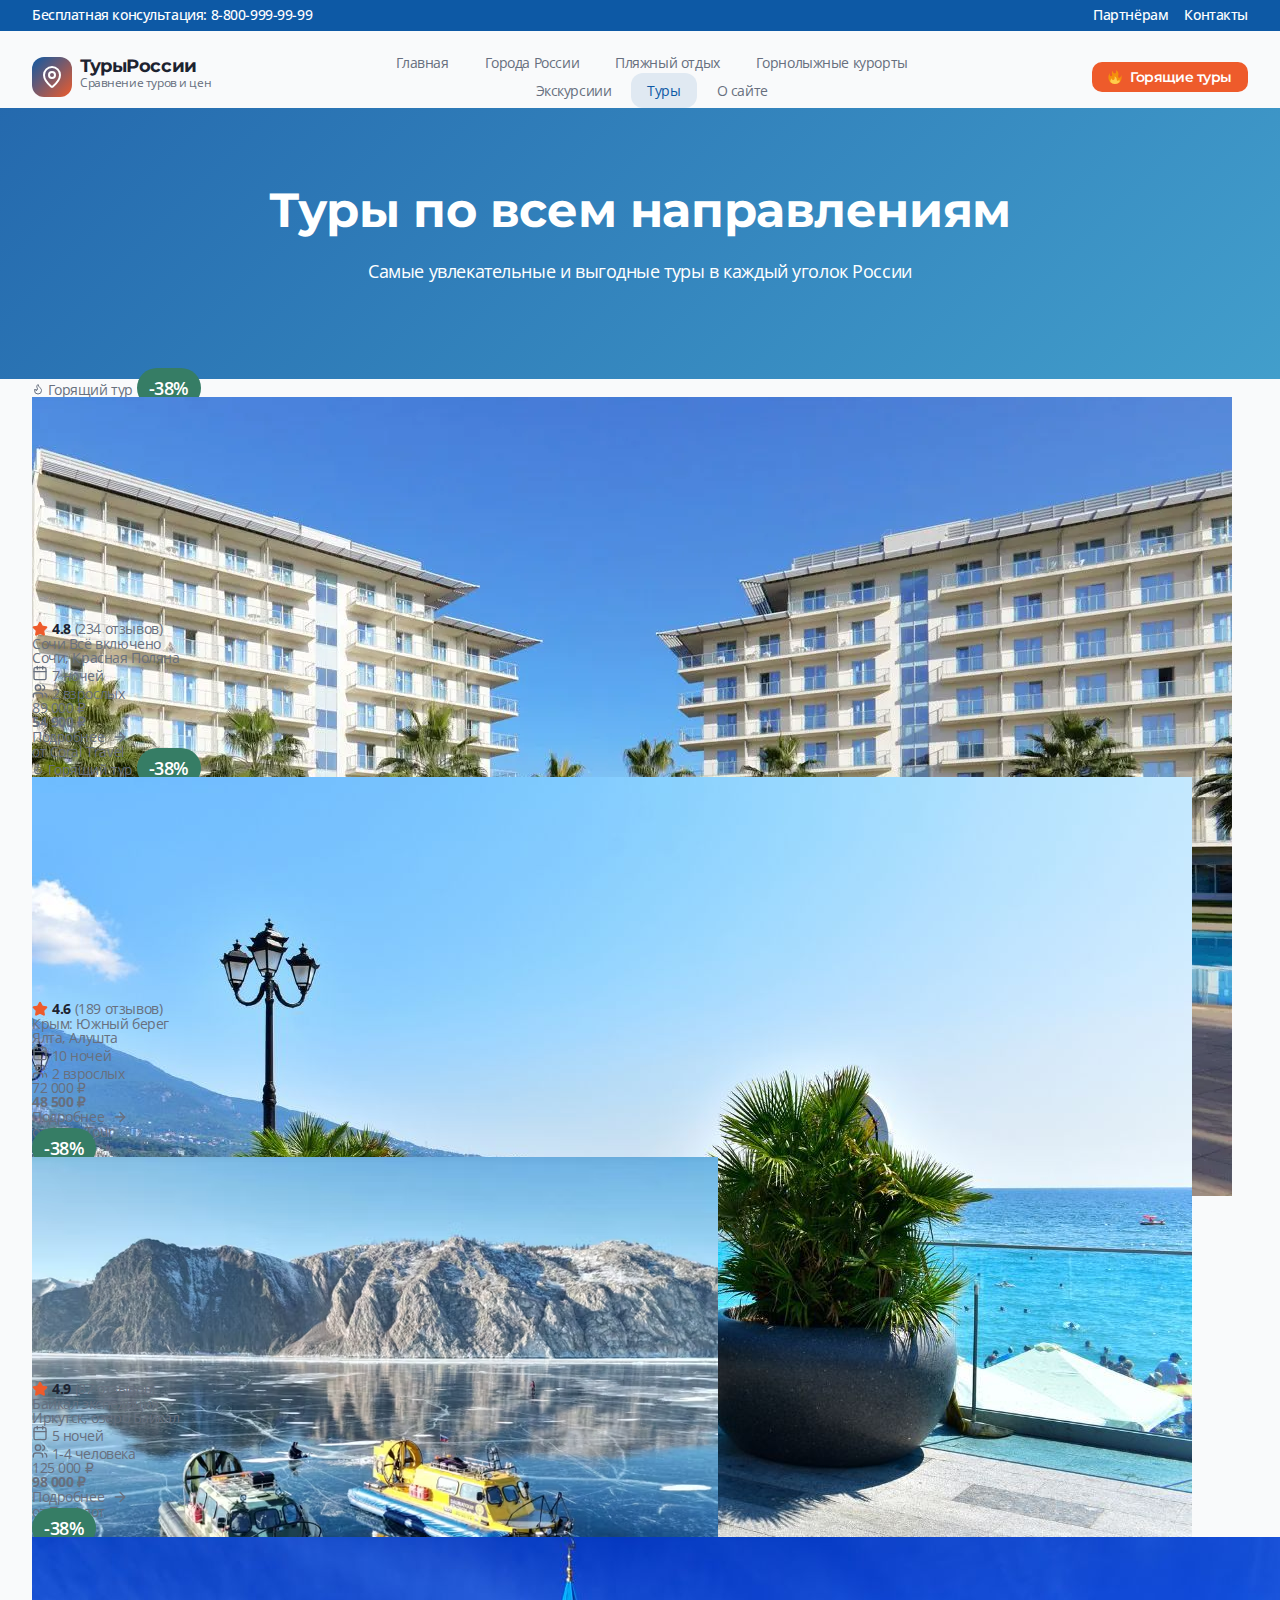
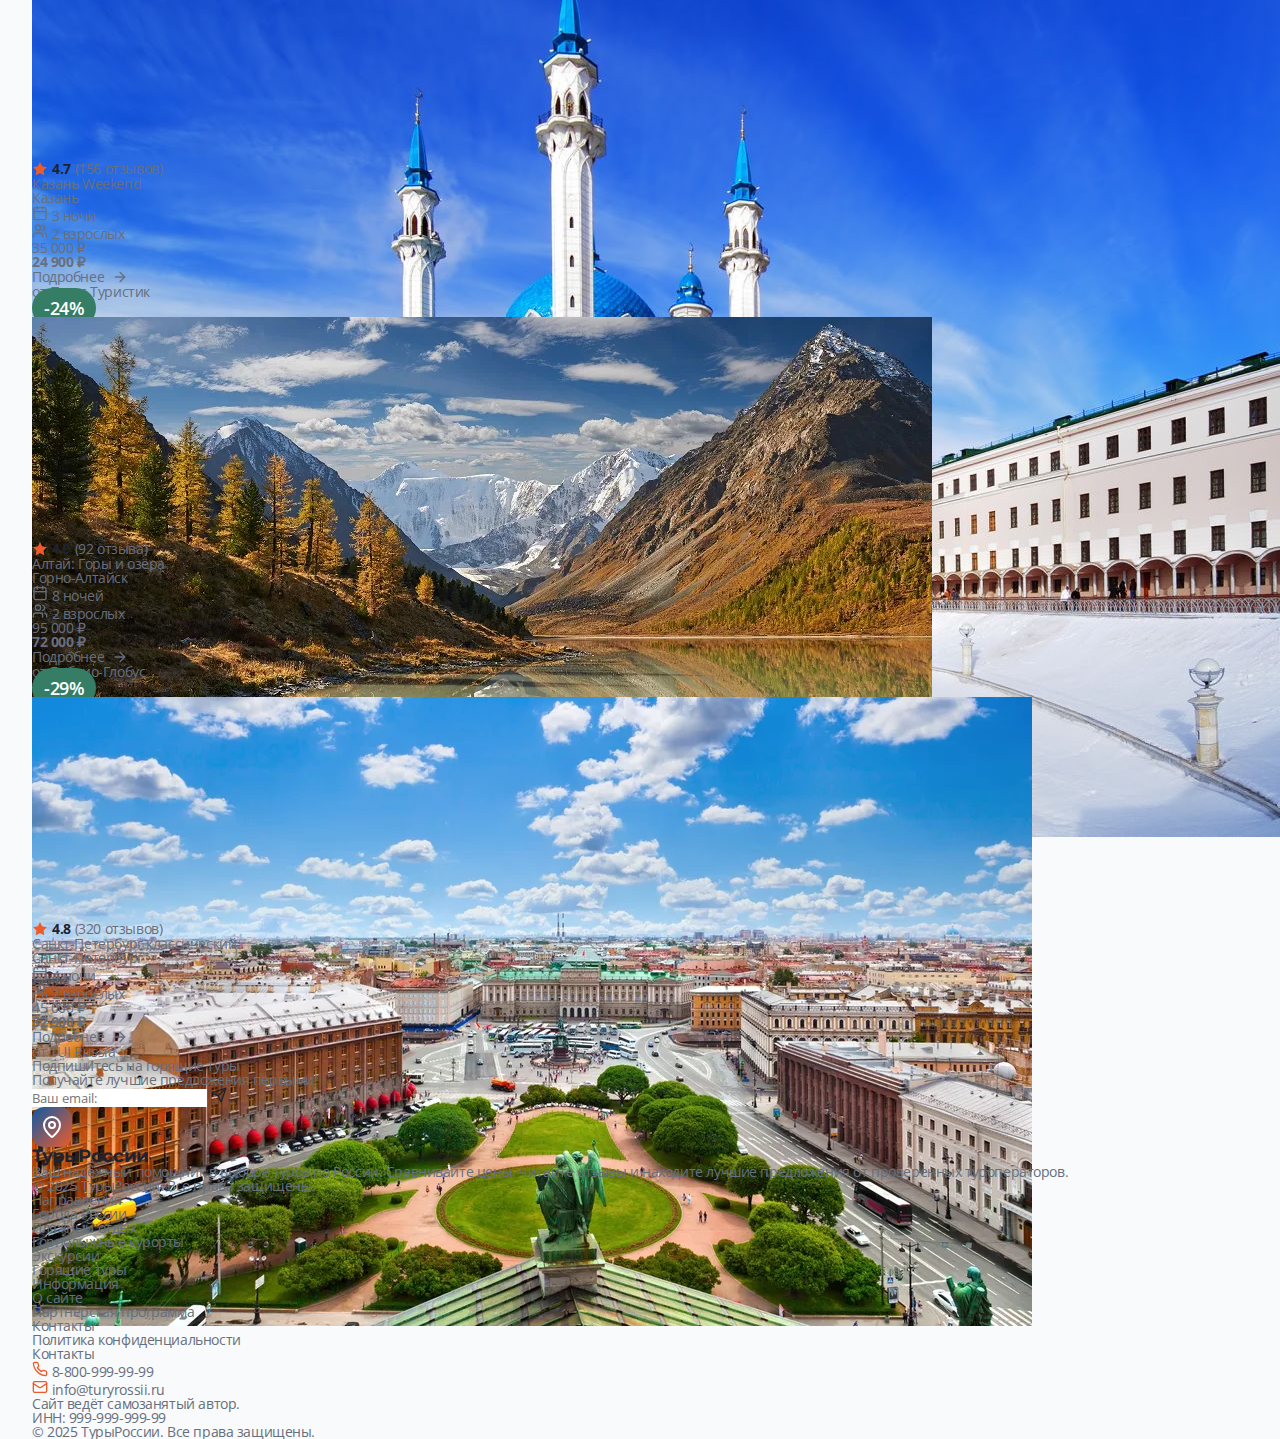
<file: tours.html>
<!doctype html>
<html lang="ru">
  <head>
    <meta charset="UTF-8" />
    <meta
      name="viewport"
      content="width=device-width, initial-scale=1.0, user-scalable=no"
    />
    <title>Туры России</title>

    <link rel="stylesheet" href="./css/global/reset.css" />
    <link rel="stylesheet" href="./css/style.css" />
    <link rel="stylesheet" href="./css/pages/tours.css" />
    <link rel="stylesheet" href="./css/media/tours-media.css" />
  </head>
  <body class="body">
    <div class="wrapper">
      <header>
        <div class="header-top">
          <div class="container">
            <div class="header-top__inner">
              <a href="tel:+78009999999" class="header__number"
                >Бесплатная консультация: 8-800-999-99-99
              </a>
              <ul class="header-top__links">
                <li>
                  <a href="./partners.html" class="header-top__link"
                    >Партнёрам</a
                  >
                </li>
                <li>
                  <a href="./contact.html" class="header-top__link">Контакты</a>
                </li>
              </ul>
            </div>
          </div>
        </div>
        <div class="header-bottom">
          <div class="container">
            <div class="header-bottom__inner">
              <div class="header__logo logo">
                <div class="logo__img">
                  <a href="/">
                    <svg
                      xmlns="http://www.w3.org/2000/svg"
                      width="24"
                      height="24"
                      viewBox="0 0 24 24"
                      fill="none"
                      stroke="white"
                      stroke-width="2"
                      stroke-linecap="round"
                      stroke-linejoin="round"
                      class="lucide lucide-map-pin w-6 h-6 text-white"
                    >
                      <path
                        d="M20 10c0 4.993-5.539 10.193-7.399 11.799a1 1 0 0 1-1.202 0C9.539 20.193 4 14.993 4 10a8 8 0 0 1 16 0"
                      ></path>
                      <circle cx="12" cy="10" r="3"></circle>
                    </svg>
                  </a>
                </div>
                <div class="logo__title">
                  <p>ТурыРоссии</p>
                  <span>Сравнение туров и цен</span>
                </div>
              </div>
              <div class="nav-wrapper">
                <nav class="header__nav nav" aria-label="Главная навигация">
                  <ul class="nav__list">
                    <li class="nav__item">
                      <a href="./index.html" class="nav__link">Главная</a>
                    </li>
                    <li class="nav__item">
                      <a href="./cities.html" class="nav__link"
                        >Города России</a
                      >
                    </li>
                    <li class="nav__item">
                      <a href="./beach.html" class="nav__link">Пляжный отдых</a>
                    </li>
                    <li class="nav__item">
                      <a href="./ski.html" class="nav__link"
                        >Горнолыжные курорты</a
                      >
                    </li>
                    <li class="nav__item">
                      <a href="./excursions.html" class="nav__link"
                        >Экскурсиии
                      </a>
                    </li>
                    <li class="nav__item">
                      <a href="./tours.html" class="nav__link nav__link--active"
                        >Туры</a
                      >
                    </li>
                    <li class="nav__item">
                      <a href="./about.html" class="nav__link">О сайте</a>
                    </li>
                  </ul>
                </nav>
              </div>
              <button class="burger-icon" aria-label="Открыть мобильное меню">
                <svg
                  width="60px"
                  height="60px"
                  viewBox="0 0 24 24"
                  fill="none"
                  xmlns="http://www.w3.org/2000/svg"
                >
                  <path
                    d="M5 8H13.75M5 12H19M10.25 16L19 16"
                    stroke="#464455"
                    stroke-linecap="round"
                    stroke-linejoin="round"
                  />
                </svg>
              </button>
              <a
                href="./hots.html"
                class="header__btn"
                aria-label="Ссылка на страницу с горящими турами и акциями"
              >
                <img
                  src="./assets/img/icons/fire.svg"
                  alt="Декоративная иконка - горящий огонь"
                />
                Горящие туры
              </a>
            </div>
          </div>
        </div>
      </header>
      <main>
        <section class="main__hero hero">
          <div class="hero__inner">
            <h1 class="hero__title">Туры по всем направлениям</h1>
            <p class="hero__subtitle">
              Самые увлекательные и выгодные туры в каждый уголок России
            </p>
          </div>
        </section>
        <section class="main__tours tours">
          <div class="container">
            <div class="tours__inner">
              <ul class="tours__list tours-list">
                <li class="tours__item tour">
                  <div class="tour__badges">
                    <span class="hot-badge">
                      <svg
                        xmlns="http://www.w3.org/2000/svg"
                        width="12"
                        height="12"
                        viewBox="0 0 24 24"
                        fill="none"
                        stroke="currentColor"
                        stroke-width="2"
                        stroke-linecap="round"
                        stroke-linejoin="round"
                        class="lucide lucide-flame w-3 h-3 mr-1"
                      >
                        <path
                          d="M8.5 14.5A2.5 2.5 0 0 0 11 12c0-1.38-.5-2-1-3-1.072-2.143-.224-4.054 2-6 .5 2.5 2 4.9 4 6.5 2 1.6 3 3.5 3 5.5a7 7 0 1 1-14 0c0-1.153.433-2.294 1-3a2.5 2.5 0 0 0 2.5 2.5z"
                        ></path>
                      </svg>
                      Горящий тур
                    </span>
                    <span class="discount-badge"> -38% </span>
                  </div>
                  <div class="tour__img">
                    <img
                      src="./assets/img/tours/sochi.webp"
                      alt="Пляж в городе Сочи"
                    />
                  </div>
                  <div class="tour__content">
                    <div class="tour__rating rating">
                      <svg
                        xmlns="http://www.w3.org/2000/svg"
                        width="16"
                        height="16"
                        viewBox="0 0 24 24"
                        fill="#ee5b2b"
                        stroke="#ee5b2b"
                        stroke-width="2"
                        stroke-linecap="round"
                        stroke-linejoin="round"
                        class="lucide lucide-star w-4 h-4 fill-coral text-coral"
                      >
                        <path
                          d="M11.525 2.295a.53.53 0 0 1 .95 0l2.31 4.679a2.123 2.123 0 0 0 1.595 1.16l5.166.756a.53.53 0 0 1 .294.904l-3.736 3.638a2.123 2.123 0 0 0-.611 1.878l.882 5.14a.53.53 0 0 1-.771.56l-4.618-2.428a2.122 2.122 0 0 0-1.973 0L6.396 21.01a.53.53 0 0 1-.77-.56l.881-5.139a2.122 2.122 0 0 0-.611-1.879L2.16 9.795a.53.53 0 0 1 .294-.906l5.165-.755a2.122 2.122 0 0 0 1.597-1.16z"
                        ></path>
                      </svg>
                      <p>4.8</p>
                      (234 отзывов)
                    </div>
                    <h4 class="tour__title">Сочи Всё включено</h4>
                    <p class="tour__location">Сочи, Красная Поляна</p>
                    <div class="tour__info">
                      <p>
                        <svg
                          xmlns="http://www.w3.org/2000/svg"
                          width="16"
                          height="16"
                          viewBox="0 0 24 24"
                          fill="none"
                          stroke="currentColor"
                          stroke-width="2"
                          stroke-linecap="round"
                          stroke-linejoin="round"
                          class="lucide lucide-calendar w-4 h-4"
                        >
                          <path d="M8 2v4"></path>
                          <path d="M16 2v4"></path>
                          <rect
                            width="18"
                            height="18"
                            x="3"
                            y="4"
                            rx="2"
                          ></rect>
                          <path d="M3 10h18"></path>
                        </svg>
                        7 ночей
                      </p>
                      <p>
                        <svg
                          xmlns="http://www.w3.org/2000/svg"
                          width="16"
                          height="16"
                          viewBox="0 0 24 24"
                          fill="none"
                          stroke="currentColor"
                          stroke-width="2"
                          stroke-linecap="round"
                          stroke-linejoin="round"
                          class="lucide lucide-users w-4 h-4"
                        >
                          <path
                            d="M16 21v-2a4 4 0 0 0-4-4H6a4 4 0 0 0-4 4v2"
                          ></path>
                          <circle cx="9" cy="7" r="4"></circle>
                          <path d="M22 21v-2a4 4 0 0 0-3-3.87"></path>
                          <path d="M16 3.13a4 4 0 0 1 0 7.75"></path>
                        </svg>
                        2 взрослых
                      </p>
                    </div>
                    <div class="tour__target">
                      <div class="tour__price price">
                        <p class="price__old">89 000 ₽</p>
                        <strong class="price__current">54 900 ₽</strong>
                      </div>
                      <a
                        href="#"
                        class="tour__btn"
                        aria-label="Ссылка на подробности о текущем предложениии"
                      >
                        Подробнее
                        <svg
                          xmlns="http://www.w3.org/2000/svg"
                          width="16"
                          height="16"
                          viewBox="0 0 24 24"
                          fill="none"
                          stroke="currentColor"
                          stroke-width="2"
                          stroke-linecap="round"
                          stroke-linejoin="round"
                          class="lucide lucide-arrow-right w-4 h-4"
                        >
                          <path d="M5 12h14"></path>
                          <path d="m12 5 7 7-7 7"></path>
                        </svg>
                      </a>
                    </div>
                    <p class="tour__partner">от Coral Travel</p>
                  </div>
                </li>
                <li class="tours__item tour">
                  <div class="tour__badges">
                    <span class="hot-badge">
                      <svg
                        xmlns="http://www.w3.org/2000/svg"
                        width="12"
                        height="12"
                        viewBox="0 0 24 24"
                        fill="none"
                        stroke="currentColor"
                        stroke-width="2"
                        stroke-linecap="round"
                        stroke-linejoin="round"
                        class="lucide lucide-flame w-3 h-3 mr-1"
                      >
                        <path
                          d="M8.5 14.5A2.5 2.5 0 0 0 11 12c0-1.38-.5-2-1-3-1.072-2.143-.224-4.054 2-6 .5 2.5 2 4.9 4 6.5 2 1.6 3 3.5 3 5.5a7 7 0 1 1-14 0c0-1.153.433-2.294 1-3a2.5 2.5 0 0 0 2.5 2.5z"
                        ></path>
                      </svg>
                      Горящий тур
                    </span>
                    <span class="discount-badge"> -38% </span>
                  </div>
                  <div class="tour__img">
                    <img
                      src="./assets/img/tours/crimea.jpg"
                      alt="Южный берег Крыма"
                    />
                  </div>
                  <div class="tour__content">
                    <div class="tour__rating rating">
                      <svg
                        xmlns="http://www.w3.org/2000/svg"
                        width="16"
                        height="16"
                        viewBox="0 0 24 24"
                        fill="#ee5b2b"
                        stroke="#ee5b2b"
                        stroke-width="2"
                        stroke-linecap="round"
                        stroke-linejoin="round"
                        class="lucide lucide-star w-4 h-4 fill-coral text-coral"
                      >
                        <path
                          d="M11.525 2.295a.53.53 0 0 1 .95 0l2.31 4.679a2.123 2.123 0 0 0 1.595 1.16l5.166.756a.53.53 0 0 1 .294.904l-3.736 3.638a2.123 2.123 0 0 0-.611 1.878l.882 5.14a.53.53 0 0 1-.771.56l-4.618-2.428a2.122 2.122 0 0 0-1.973 0L6.396 21.01a.53.53 0 0 1-.77-.56l.881-5.139a2.122 2.122 0 0 0-.611-1.879L2.16 9.795a.53.53 0 0 1 .294-.906l5.165-.755a2.122 2.122 0 0 0 1.597-1.16z"
                        ></path>
                      </svg>
                      <p>4.6</p>
                      (189 отзывов)
                    </div>
                    <h4 class="tour__title">Крым: Южный берег</h4>
                    <p class="tour__location">Ялта, Алушта</p>
                    <div class="tour__info">
                      <p>
                        <svg
                          xmlns="http://www.w3.org/2000/svg"
                          width="16"
                          height="16"
                          viewBox="0 0 24 24"
                          fill="none"
                          stroke="currentColor"
                          stroke-width="2"
                          stroke-linecap="round"
                          stroke-linejoin="round"
                          class="lucide lucide-calendar w-4 h-4"
                        >
                          <path d="M8 2v4"></path>
                          <path d="M16 2v4"></path>
                          <rect
                            width="18"
                            height="18"
                            x="3"
                            y="4"
                            rx="2"
                          ></rect>
                          <path d="M3 10h18"></path>
                        </svg>
                        10 ночей
                      </p>
                      <p>
                        <svg
                          xmlns="http://www.w3.org/2000/svg"
                          width="16"
                          height="16"
                          viewBox="0 0 24 24"
                          fill="none"
                          stroke="currentColor"
                          stroke-width="2"
                          stroke-linecap="round"
                          stroke-linejoin="round"
                          class="lucide lucide-users w-4 h-4"
                        >
                          <path
                            d="M16 21v-2a4 4 0 0 0-4-4H6a4 4 0 0 0-4 4v2"
                          ></path>
                          <circle cx="9" cy="7" r="4"></circle>
                          <path d="M22 21v-2a4 4 0 0 0-3-3.87"></path>
                          <path d="M16 3.13a4 4 0 0 1 0 7.75"></path>
                        </svg>
                        2 взрослых
                      </p>
                    </div>
                    <div class="tour__target">
                      <div class="tour__price price">
                        <p class="price__old">72 000 ₽</p>
                        <strong class="price__current">48 500 ₽</strong>
                      </div>
                      <a
                        href="#"
                        class="tour__btn"
                        aria-label="Ссылка на подробности о текущем предложениии"
                      >
                        Подробнее
                        <svg
                          xmlns="http://www.w3.org/2000/svg"
                          width="16"
                          height="16"
                          viewBox="0 0 24 24"
                          fill="none"
                          stroke="currentColor"
                          stroke-width="2"
                          stroke-linecap="round"
                          stroke-linejoin="round"
                          class="lucide lucide-arrow-right w-4 h-4"
                        >
                          <path d="M5 12h14"></path>
                          <path d="m12 5 7 7-7 7"></path>
                        </svg>
                      </a>
                    </div>
                    <p class="tour__partner">от Anex Tour</p>
                  </div>
                </li>
                <li class="tours__item tour">
                  <div class="tour__badges tour__badges--solo">
                    <span class="discount-badge"> -38% </span>
                  </div>
                  <div class="tour__img">
                    <img
                      src="./assets/img/tours/baikal.avif"
                      alt="Озеро Байкал"
                    />
                  </div>
                  <div class="tour__content">
                    <div class="tour__rating rating">
                      <svg
                        xmlns="http://www.w3.org/2000/svg"
                        width="16"
                        height="16"
                        viewBox="0 0 24 24"
                        fill="#ee5b2b"
                        stroke="#ee5b2b"
                        stroke-width="2"
                        stroke-linecap="round"
                        stroke-linejoin="round"
                        class="lucide lucide-star w-4 h-4 fill-coral text-coral"
                      >
                        <path
                          d="M11.525 2.295a.53.53 0 0 1 .95 0l2.31 4.679a2.123 2.123 0 0 0 1.595 1.16l5.166.756a.53.53 0 0 1 .294.904l-3.736 3.638a2.123 2.123 0 0 0-.611 1.878l.882 5.14a.53.53 0 0 1-.771.56l-4.618-2.428a2.122 2.122 0 0 0-1.973 0L6.396 21.01a.53.53 0 0 1-.77-.56l.881-5.139a2.122 2.122 0 0 0-.611-1.879L2.16 9.795a.53.53 0 0 1 .294-.906l5.165-.755a2.122 2.122 0 0 0 1.597-1.16z"
                        ></path>
                      </svg>
                      <p>4.9</p>
                      (87 отзывов)
                    </div>
                    <h4 class="tour__title">Байкал экспедиция</h4>
                    <p class="tour__location">Иркутск, озеро Байкал</p>
                    <div class="tour__info">
                      <p>
                        <svg
                          xmlns="http://www.w3.org/2000/svg"
                          width="16"
                          height="16"
                          viewBox="0 0 24 24"
                          fill="none"
                          stroke="currentColor"
                          stroke-width="2"
                          stroke-linecap="round"
                          stroke-linejoin="round"
                          class="lucide lucide-calendar w-4 h-4"
                        >
                          <path d="M8 2v4"></path>
                          <path d="M16 2v4"></path>
                          <rect
                            width="18"
                            height="18"
                            x="3"
                            y="4"
                            rx="2"
                          ></rect>
                          <path d="M3 10h18"></path>
                        </svg>
                        5 ночей
                      </p>
                      <p>
                        <svg
                          xmlns="http://www.w3.org/2000/svg"
                          width="16"
                          height="16"
                          viewBox="0 0 24 24"
                          fill="none"
                          stroke="currentColor"
                          stroke-width="2"
                          stroke-linecap="round"
                          stroke-linejoin="round"
                          class="lucide lucide-users w-4 h-4"
                        >
                          <path
                            d="M16 21v-2a4 4 0 0 0-4-4H6a4 4 0 0 0-4 4v2"
                          ></path>
                          <circle cx="9" cy="7" r="4"></circle>
                          <path d="M22 21v-2a4 4 0 0 0-3-3.87"></path>
                          <path d="M16 3.13a4 4 0 0 1 0 7.75"></path>
                        </svg>
                        1-4 человека
                      </p>
                    </div>
                    <div class="tour__target">
                      <div class="tour__price price">
                        <p class="price__old">125 000 ₽</p>
                        <strong class="price__current">98 000 ₽</strong>
                      </div>
                      <a
                        href="#"
                        class="tour__btn"
                        aria-label="Ссылка на подробности о текущем предложениии"
                      >
                        Подробнее
                        <svg
                          xmlns="http://www.w3.org/2000/svg"
                          width="16"
                          height="16"
                          viewBox="0 0 24 24"
                          fill="none"
                          stroke="currentColor"
                          stroke-width="2"
                          stroke-linecap="round"
                          stroke-linejoin="round"
                          class="lucide lucide-arrow-right w-4 h-4"
                        >
                          <path d="M5 12h14"></path>
                          <path d="m12 5 7 7-7 7"></path>
                        </svg>
                      </a>
                    </div>
                    <p class="tour__partner">от ТурФлот</p>
                  </div>
                </li>
                <li class="tours__item tour">
                  <div class="tour__badges tour__badges--solo">
                    <span class="discount-badge"> -38% </span>
                  </div>
                  <div class="tour__img">
                    <img
                      src="./assets/img/tours/kazan.jpg"
                      alt="Город Казань"
                    />
                  </div>
                  <div class="tour__content">
                    <div class="tour__rating rating">
                      <svg
                        xmlns="http://www.w3.org/2000/svg"
                        width="16"
                        height="16"
                        viewBox="0 0 24 24"
                        fill="#ee5b2b"
                        stroke="ee5b2b"
                        stroke-width="2"
                        stroke-linecap="round"
                        stroke-linejoin="round"
                        class="lucide lucide-star w-4 h-4 fill-coral text-coral"
                      >
                        <path
                          d="M11.525 2.295a.53.53 0 0 1 .95 0l2.31 4.679a2.123 2.123 0 0 0 1.595 1.16l5.166.756a.53.53 0 0 1 .294.904l-3.736 3.638a2.123 2.123 0 0 0-.611 1.878l.882 5.14a.53.53 0 0 1-.771.56l-4.618-2.428a2.122 2.122 0 0 0-1.973 0L6.396 21.01a.53.53 0 0 1-.77-.56l.881-5.139a2.122 2.122 0 0 0-.611-1.879L2.16 9.795a.53.53 0 0 1 .294-.906l5.165-.755a2.122 2.122 0 0 0 1.597-1.16z"
                        ></path>
                      </svg>
                      <p>4.7</p>
                      (156 отзывов)
                    </div>
                    <h4 class="tour__title">Казань Weekend</h4>
                    <p class="tour__location">Казань</p>
                    <div class="tour__info">
                      <p>
                        <svg
                          xmlns="http://www.w3.org/2000/svg"
                          width="16"
                          height="16"
                          viewBox="0 0 24 24"
                          fill="none"
                          stroke="currentColor"
                          stroke-width="2"
                          stroke-linecap="round"
                          stroke-linejoin="round"
                          class="lucide lucide-calendar w-4 h-4"
                        >
                          <path d="M8 2v4"></path>
                          <path d="M16 2v4"></path>
                          <rect
                            width="18"
                            height="18"
                            x="3"
                            y="4"
                            rx="2"
                          ></rect>
                          <path d="M3 10h18"></path>
                        </svg>
                        3 ночи
                      </p>
                      <p>
                        <svg
                          xmlns="http://www.w3.org/2000/svg"
                          width="16"
                          height="16"
                          viewBox="0 0 24 24"
                          fill="none"
                          stroke="currentColor"
                          stroke-width="2"
                          stroke-linecap="round"
                          stroke-linejoin="round"
                          class="lucide lucide-users w-4 h-4"
                        >
                          <path
                            d="M16 21v-2a4 4 0 0 0-4-4H6a4 4 0 0 0-4 4v2"
                          ></path>
                          <circle cx="9" cy="7" r="4"></circle>
                          <path d="M22 21v-2a4 4 0 0 0-3-3.87"></path>
                          <path d="M16 3.13a4 4 0 0 1 0 7.75"></path>
                        </svg>
                        2 взрослых
                      </p>
                    </div>
                    <div class="tour__target">
                      <div class="tour__price price">
                        <p class="price__old">35 000 ₽</p>
                        <strong class="price__current">24 900 ₽</strong>
                      </div>
                      <a
                        href="#"
                        class="tour__btn"
                        aria-label="Ссылка на подробности о текущем предложениии"
                      >
                        Подробнее
                        <svg
                          xmlns="http://www.w3.org/2000/svg"
                          width="16"
                          height="16"
                          viewBox="0 0 24 24"
                          fill="none"
                          stroke="currentColor"
                          stroke-width="2"
                          stroke-linecap="round"
                          stroke-linejoin="round"
                          class="lucide lucide-arrow-right w-4 h-4"
                        >
                          <path d="M5 12h14"></path>
                          <path d="m12 5 7 7-7 7"></path>
                        </svg>
                      </a>
                    </div>
                    <p class="tour__partner">от Пегас Туристик</p>
                  </div>
                </li>
                <li class="tours__item tour">
                  <div class="tour__badges tour__badges--solo">
                    <span class="discount-badge"> -24% </span>
                  </div>
                  <div class="tour__img">
                    <img src="./assets/img/tours/altai.webp" alt="Горы Алтая" />
                  </div>
                  <div class="tour__content">
                    <div class="tour__rating rating">
                      <svg
                        xmlns="http://www.w3.org/2000/svg"
                        width="16"
                        height="16"
                        viewBox="0 0 24 24"
                        fill="#ee5b2b"
                        stroke="ee5b2b"
                        stroke-width="2"
                        stroke-linecap="round"
                        stroke-linejoin="round"
                        class="lucide lucide-star w-4 h-4 fill-coral text-coral"
                      >
                        <path
                          d="M11.525 2.295a.53.53 0 0 1 .95 0l2.31 4.679a2.123 2.123 0 0 0 1.595 1.16l5.166.756a.53.53 0 0 1 .294.904l-3.736 3.638a2.123 2.123 0 0 0-.611 1.878l.882 5.14a.53.53 0 0 1-.771.56l-4.618-2.428a2.122 2.122 0 0 0-1.973 0L6.396 21.01a.53.53 0 0 1-.77-.56l.881-5.139a2.122 2.122 0 0 0-.611-1.879L2.16 9.795a.53.53 0 0 1 .294-.906l5.165-.755a2.122 2.122 0 0 0 1.597-1.16z"
                        ></path>
                      </svg>
                      <p>4.9</p>
                      (92 отзыва)
                    </div>
                    <h4 class="tour__title">Алтай: Горы и озёра</h4>
                    <p class="tour__location">Горно-Алтайск</p>
                    <div class="tour__info">
                      <p>
                        <svg
                          xmlns="http://www.w3.org/2000/svg"
                          width="16"
                          height="16"
                          viewBox="0 0 24 24"
                          fill="none"
                          stroke="currentColor"
                          stroke-width="2"
                          stroke-linecap="round"
                          stroke-linejoin="round"
                          class="lucide lucide-calendar w-4 h-4"
                        >
                          <path d="M8 2v4"></path>
                          <path d="M16 2v4"></path>
                          <rect
                            width="18"
                            height="18"
                            x="3"
                            y="4"
                            rx="2"
                          ></rect>
                          <path d="M3 10h18"></path>
                        </svg>
                        8 ночей
                      </p>
                      <p>
                        <svg
                          xmlns="http://www.w3.org/2000/svg"
                          width="16"
                          height="16"
                          viewBox="0 0 24 24"
                          fill="none"
                          stroke="currentColor"
                          stroke-width="2"
                          stroke-linecap="round"
                          stroke-linejoin="round"
                          class="lucide lucide-users w-4 h-4"
                        >
                          <path
                            d="M16 21v-2a4 4 0 0 0-4-4H6a4 4 0 0 0-4 4v2"
                          ></path>
                          <circle cx="9" cy="7" r="4"></circle>
                          <path d="M22 21v-2a4 4 0 0 0-3-3.87"></path>
                          <path d="M16 3.13a4 4 0 0 1 0 7.75"></path>
                        </svg>
                        2 взрослых
                      </p>
                    </div>
                    <div class="tour__target">
                      <div class="tour__price price">
                        <p class="price__old">95 000 ₽</p>
                        <strong class="price__current">72 000 ₽</strong>
                      </div>
                      <a
                        href="#"
                        class="tour__btn"
                        aria-label="Ссылка на подробности о текущем предложениии"
                      >
                        Подробнее
                        <svg
                          xmlns="http://www.w3.org/2000/svg"
                          width="16"
                          height="16"
                          viewBox="0 0 24 24"
                          fill="none"
                          stroke="currentColor"
                          stroke-width="2"
                          stroke-linecap="round"
                          stroke-linejoin="round"
                          class="lucide lucide-arrow-right w-4 h-4"
                        >
                          <path d="M5 12h14"></path>
                          <path d="m12 5 7 7-7 7"></path>
                        </svg>
                      </a>
                    </div>
                    <p class="tour__partner">от Библио-Глобус</p>
                  </div>
                </li>
                <li class="tours__item tour">
                  <div class="tour__badges tour__badges--solo">
                    <span class="discount-badge"> -29% </span>
                  </div>
                  <div class="tour__img">
                    <img
                      src="./assets/img/tours/spb.webp"
                      alt="Город Санкт-Петербург"
                    />
                  </div>
                  <div class="tour__content">
                    <div class="tour__rating rating">
                      <svg
                        xmlns="http://www.w3.org/2000/svg"
                        width="16"
                        height="16"
                        viewBox="0 0 24 24"
                        fill="#ee5b2b"
                        stroke="ee5b2b"
                        stroke-width="2"
                        stroke-linecap="round"
                        stroke-linejoin="round"
                        class="lucide lucide-star w-4 h-4 fill-coral text-coral"
                      >
                        <path
                          d="M11.525 2.295a.53.53 0 0 1 .95 0l2.31 4.679a2.123 2.123 0 0 0 1.595 1.16l5.166.756a.53.53 0 0 1 .294.904l-3.736 3.638a2.123 2.123 0 0 0-.611 1.878l.882 5.14a.53.53 0 0 1-.771.56l-4.618-2.428a2.122 2.122 0 0 0-1.973 0L6.396 21.01a.53.53 0 0 1-.77-.56l.881-5.139a2.122 2.122 0 0 0-.611-1.879L2.16 9.795a.53.53 0 0 1 .294-.906l5.165-.755a2.122 2.122 0 0 0 1.597-1.16z"
                        ></path>
                      </svg>
                      <p>4.8</p>
                      (320 отзывов)
                    </div>
                    <h4 class="tour__title">Санкт-Петербург классический</h4>
                    <p class="tour__location">Санкт-Петербург</p>
                    <div class="tour__info">
                      <p>
                        <svg
                          xmlns="http://www.w3.org/2000/svg"
                          width="16"
                          height="16"
                          viewBox="0 0 24 24"
                          fill="none"
                          stroke="currentColor"
                          stroke-width="2"
                          stroke-linecap="round"
                          stroke-linejoin="round"
                          class="lucide lucide-calendar w-4 h-4"
                        >
                          <path d="M8 2v4"></path>
                          <path d="M16 2v4"></path>
                          <rect
                            width="18"
                            height="18"
                            x="3"
                            y="4"
                            rx="2"
                          ></rect>
                          <path d="M3 10h18"></path>
                        </svg>
                        4 ночи
                      </p>
                      <p>
                        <svg
                          xmlns="http://www.w3.org/2000/svg"
                          width="16"
                          height="16"
                          viewBox="0 0 24 24"
                          fill="none"
                          stroke="currentColor"
                          stroke-width="2"
                          stroke-linecap="round"
                          stroke-linejoin="round"
                          class="lucide lucide-users w-4 h-4"
                        >
                          <path
                            d="M16 21v-2a4 4 0 0 0-4-4H6a4 4 0 0 0-4 4v2"
                          ></path>
                          <circle cx="9" cy="7" r="4"></circle>
                          <path d="M22 21v-2a4 4 0 0 0-3-3.87"></path>
                          <path d="M16 3.13a4 4 0 0 1 0 7.75"></path>
                        </svg>
                        2 взрослых
                      </p>
                    </div>
                    <div class="tour__target">
                      <div class="tour__price price">
                        <p class="price__old">45 000 ₽</p>
                        <strong class="price__current">32 900 ₽</strong>
                      </div>
                      <a
                        href="#"
                        class="tour__btn"
                        aria-label="Ссылка на подробности о текущем предложениии"
                      >
                        Подробнее
                        <svg
                          xmlns="http://www.w3.org/2000/svg"
                          width="16"
                          height="16"
                          viewBox="0 0 24 24"
                          fill="none"
                          stroke="currentColor"
                          stroke-width="2"
                          stroke-linecap="round"
                          stroke-linejoin="round"
                          class="lucide lucide-arrow-right w-4 h-4"
                        >
                          <path d="M5 12h14"></path>
                          <path d="m12 5 7 7-7 7"></path>
                        </svg>
                      </a>
                    </div>
                    <p class="tour__partner">от TUI Russia</p>
                  </div>
                </li>
              </ul>
            </div>
          </div>
        </section>
      </main>
      <footer>
        <div class="footer-heading">
          <div class="container">
            <div class="footer-heading__inner">
              <div class="footer-heading__left">
                <h3 class="footer__title">Подпишитесь на горящие туры</h3>
                <p class="footer__subtitle">
                  Получайте лучшие предложения первыми!
                </p>
              </div>
              <form
                action="mailto:drv-dev@mail.ru"
                class="footer__form footer-form"
              >
                <label>
                  <input
                    type="email"
                    id="footer-email"
                    class="footer-form__input"
                    name="footer-email"
                    placeholder="Ваш email:"
                    required
                  />
                </label>
                <button
                  class="footer-form__btn"
                  type="submit"
                  aria-label="Подписаться на рассылку"
                >
                  <svg
                    xmlns="http://www.w3.org/2000/svg"
                    width="16"
                    height="16"
                    viewBox="0 0 24 24"
                    fill="none"
                    stroke="var(--color-black)"
                    stroke-width="2"
                    stroke-linecap="round"
                    stroke-linejoin="round"
                    class="lucide lucide-send w-4 h-4"
                  >
                    <path
                      d="M14.536 21.686a.5.5 0 0 0 .937-.024l6.5-19a.496.496 0 0 0-.635-.635l-19 6.5a.5.5 0 0 0-.024.937l7.93 3.18a2 2 0 0 1 1.112 1.11z"
                    ></path>
                    <path d="m21.854 2.147-10.94 10.939"></path>
                  </svg>
                </button>
              </form>
            </div>
          </div>
        </div>
        <div class="footer-body">
          <div class="container">
            <div class="footer-body__inner">
              <div class="footer__about">
                <div class="footer__logo logo">
                  <div class="logo__img">
                    <a href="/">
                      <svg
                        xmlns="http://www.w3.org/2000/svg"
                        width="24"
                        height="24"
                        viewBox="0 0 24 24"
                        fill="none"
                        stroke="white"
                        stroke-width="2"
                        stroke-linecap="round"
                        stroke-linejoin="round"
                        class="lucide lucide-map-pin w-6 h-6 text-white"
                      >
                        <path
                          d="M20 10c0 4.993-5.539 10.193-7.399 11.799a1 1 0 0 1-1.202 0C9.539 20.193 4 14.993 4 10a8 8 0 0 1 16 0"
                        ></path>
                        <circle cx="12" cy="10" r="3"></circle>
                      </svg>
                    </a>
                  </div>
                  <div class="logo__title">
                    <p>ТурыРоссии</p>
                  </div>
                </div>
                <p>
                  Ваш надёжный помощник в выборе туров по России. Сравнивайте
                  цены, читайте отзывы и находите лучшие предложения от
                  проверенных туроператоров.
                </p>
                <p class="footer__copy">
                  © 2025 ТурыРоссии. Все права защищены.
                </p>
              </div>
              <div class="footer__directions">
                <h6>Направления</h6>
                <nav class="footer__nav">
                  <ul>
                    <li><a href="./cities.html">Города России</a></li>
                    <li><a href="./beach.html">Пляжный отдых</a></li>
                    <li><a href="./ski.html">Горнолыжные курорты</a></li>
                    <li><a href="./excursions.html">Экскурсии</a></li>
                    <li><a href="./hots.html">Горящие туры</a></li>
                  </ul>
                </nav>
              </div>
              <div class="footer__information">
                <h6>Информация</h6>
                <nav class="footer__nav">
                  <ul>
                    <li><a href="./about.html">О сайте</a></li>
                    <li><a href="./partners.html">Партнёрская программа</a></li>
                    <li><a href="./contact.html">Контакты</a></li>
                    <li><a href="#">Политика конфиденциальности</a></li>
                  </ul>
                </nav>
              </div>
              <div class="footer__contact">
                <h6>Контакты</h6>
                <address>
                  <p class="footer__number">
                    <svg
                      xmlns="http://www.w3.org/2000/svg"
                      width="16"
                      height="16"
                      viewBox="0 0 24 24"
                      fill="none"
                      stroke="var(--color-orange)"
                      stroke-width="2"
                      stroke-linecap="round"
                      stroke-linejoin="round"
                      class="lucide lucide-phone w-4 h-4 text-coral"
                    >
                      <path
                        d="M22 16.92v3a2 2 0 0 1-2.18 2 19.79 19.79 0 0 1-8.63-3.07 19.5 19.5 0 0 1-6-6 19.79 19.79 0 0 1-3.07-8.67A2 2 0 0 1 4.11 2h3a2 2 0 0 1 2 1.72 12.84 12.84 0 0 0 .7 2.81 2 2 0 0 1-.45 2.11L8.09 9.91a16 16 0 0 0 6 6l1.27-1.27a2 2 0 0 1 2.11-.45 12.84 12.84 0 0 0 2.81.7A2 2 0 0 1 22 16.92z"
                      ></path>
                    </svg>
                    <a href="tel:+78009999999"> 8-800-999-99-99 </a>
                  </p>
                  <p class="footer__email">
                    <svg
                      xmlns="http://www.w3.org/2000/svg"
                      width="16"
                      height="16"
                      viewBox="0 0 24 24"
                      fill="none"
                      stroke="var(--color-orange)"
                      stroke-width="2"
                      stroke-linecap="round"
                      stroke-linejoin="round"
                      class="lucide lucide-mail w-4 h-4 text-coral"
                    >
                      <rect width="20" height="16" x="2" y="4" rx="2"></rect>
                      <path
                        d="m22 7-8.97 5.7a1.94 1.94 0 0 1-2.06 0L2 7"
                      ></path>
                    </svg>
                    <a href="mailto:info@turyrossii.ru">info@turyrossii.ru</a>
                  </p>
                </address>
                <p class="footer__details">
                  Сайт ведёт самозанятый автор. <br />
                  ИНН: 999-999-999-99
                </p>
                <p class="footer__copy footer__copy--mobile">
                  © 2025 ТурыРоссии. Все права защищены.
                </p>
              </div>
            </div>
          </div>
        </div>
      </footer>
    </div>
    <script src="./js/main.js"></script>
  </body>
</html>
</file>
<file: css/style.css>
@import url(./global/fonts.css);
@import url(./global/global.css);
</file>
<file: css/pages/home.css>
/* Hero */
.hero {
  display: flex;
  justify-content: center;
  align-items: center;
  height: 100vh;
  background: url("../../assets/img/bg/main-hero-bg.jpg") center center / cover
    no-repeat;
}

.hero__inner {
  display: flex;
  flex-direction: column;
  gap: 24px;
  padding-inline: 30px;
  color: var(--color-white);
}

.hero__badge {
  display: flex;
  justify-content: center;
  align-items: center;
  gap: 5px;
  max-width: 310px;
  padding: 8px 16px;
  background-color: var(--color-orange);
  border-radius: var(--border-radius);
  font-weight: 700;
}

.hero__badge img {
  width: 14px;
  aspect-ratio: 1;
}

.hero__title {
  max-width: 800px;
  font-family: "Montserrat";
  font-weight: 700;
  font-size: 60px;
}

.hero__title span {
  color: #f67e55;
}

.hero__subtitle {
  max-width: 576px;
  font-weight: 500;
  font-size: 20px;
  line-height: 1.4;
}

.hero__stats {
  display: flex;
  gap: 32px;
}

.hero__stat strong {
  display: block;
  margin-bottom: 5px;
  font-family: "Montserrat";
  font-size: 30px;
  font-weight: 700;
}

.hero__stat span {
  opacity: 0.7;
}

/* Directions */
.directions__inner {
  display: flex;
  flex-direction: column;
  justify-content: center;
  align-items: center;
  padding-block: 96px;
}

.directions__heading {
  display: flex;
  flex-direction: column;
  align-items: center;
  justify-content: center;
  margin-bottom: 48px;
  text-align: center;
}

.directions__title {
  margin-bottom: 16px;
}

.directions__list {
  display: flex;
  flex-wrap: wrap;
  justify-content: center;
  gap: 24px;
}

.directions__link {
  position: relative;
  display: flex;
  flex-direction: column;
  justify-content: flex-end;
  max-width: 389px;
  height: 400px;
  padding: 0 24px 24px 24px;
  border-radius: 16px;
  overflow: hidden;
  color: var(--color-white);
}

.directions__img {
  position: absolute;
  inset: 0;
  width: 100%;
  height: 100%;
  z-index: -1;
  transition: var(--transition);
}

.directions__link:hover .directions__img,
.directions__link:focus .directions__img,
.directions__link:active .directions__img {
  transform: scale(1.1);
}

.directions__img img {
  width: 100%;
  height: 100%;
  object-fit: cover;
  object-position: center;
}

.direction__badge {
  max-width: 82px;
  margin-bottom: 15px;
  padding: 6px 12px;
  border-radius: var(--border-radius);
  font-size: 12px;
  font-weight: 700;
}

.direction__badge--orange {
  background-image: linear-gradient(to right, #ee5b2b, #f67e55);
}

.direction__badge--blue {
  background-image: linear-gradient(to right, #0d59a5, #267fd9);
}

.direction__badge--green {
  background-image: linear-gradient(to right, var(--color-green), #0d59a5);
}

.direction__title {
  margin-bottom: 12px;
  font-size: 24px;
  font-weight: 700;
  transition: var(--transition);
}

.directions__link:hover .direction__title,
.directions__link:focus .direction__title,
.directions__link:active .direction__title {
  color: var(--color-orange);
}

.direction__subtitle {
  margin-bottom: 16px;
  opacity: 0.8;
  line-height: 20px;
}

.direction__more {
  display: flex;
  align-items: center;
  gap: 10px;
  font-weight: 600;
  transition: var(--transition);
}

.directions__link:hover .direction__more,
.directions__link:hover .direction__more,
.directions__link:hover .direction__more {
  color: var(--color-orange);
}

/* Tours */

.tours__heading {
  display: flex;
  justify-content: space-between;
  align-items: flex-end;
  margin-bottom: 48px;
}

.tours__badge {
  display: flex;
  gap: var(--gap);
  max-width: 230px;
  align-items: center;
  margin-bottom: 16px;
  padding: 8px 16px;
  border-radius: var(--border-radius);
  background-color: #ee5b2b1a;
  font-weight: 800;
  color: var(--color-orange);
}

.tours__title {
  margin-bottom: 8px;
}

.tours__link {
  display: flex;
  align-items: center;
  gap: var(--gap);
  padding: 12px 24px;
  border-radius: var(--border-radius);
  font-weight: 700;
  color: var(--color-blue);
  transition: var(--transition);
}

.tours__link:hover,
.tours__link:focus,
.tours__link:active {
  background-color: var(--color-blue);
  color: var(--color-white);
}

.tours__list {
  grid-template-columns: repeat(4, minmax(0px, 1fr));
}

.discount-badge {
  font-size: 14px;
  background-color: var(--color-green);
}

.tour__img {
  height: 192px;
}

/* Partners */
.partners__inner {
  display: flex;
  flex-direction: column;
  align-items: center;
  padding-block: 96px;
}

.partners__title {
  margin-bottom: 16px;
  text-align: center;
}

.partners__subtitle {
  margin-bottom: 48px;
  text-align: center;
}

.partners__list {
  display: grid;
  grid-template-columns: repeat(3, minmax(0px, 1fr));
  gap: 24px;
  width: 100%;
  margin-bottom: 40px;
}

.partner {
  padding: 24px;
  background-color: var(--color-white);
  border-radius: 16px;
  border: 1px solid #dae0e7;
  transition: var(--transition);
}

.partner:hover {
  transform: translateY(-10px);
  box-shadow:
    0 0 #0000,
    0 0 #0000,
    0 0 #0000,
    0 0 #0000,
    0 20px 50px -15px #1d233026;
}

.partner__heading {
  display: flex;
  align-items: center;
  gap: 12px;
  margin-bottom: 16px;
}

.partner__img {
  display: flex;
  justify-content: center;
  align-items: center;
  width: 56px;
  aspect-ratio: 1;
  background-color: #f7f3ed;
  border-radius: 12px;
}

.partner__img img {
  width: 24px;
  aspect-ratio: 1;
}

.partner__title {
  display: flex;
  align-items: center;
  gap: var(--gap);
  margin-bottom: 5px;
  font-family: "Montserrat";
  font-size: 16px;
  font-weight: 700;
  color: var(--color-black);
}

.partner__body {
  margin-bottom: 16px;
}

.partner__body p:first-child {
  margin-bottom: 8px;
}

.partner__link {
  display: block;
  width: 100%;
  padding: 8px 16px;
  border-radius: 10px;
  text-align: center;
  font-family: "Montserrat";
  font-weight: 700;
  color: var(--color-blue);
  transition: var(--transition);
}

.partner__link:hover,
.partner__link:focus,
.partner__link:active {
  background-color: var(--color-blue);
  color: var(--color-white);
}

.partners__btn {
  background-color: var(--color-blue);
}
</file>
<file: css/media/home-media.css>
@import url("./global-media.css");

@media (max-width: 1199px) {
  /* tours */
  .tours__list {
    grid-template-columns: repeat(2, minmax(0px, 1fr));
  }

  .tour__badges {
    max-width: none;
    left: 0;
    padding-inline: 20px;
  }
}

@media (max-width: 999px) {
  /* Partners */
  .partners__list {
    grid-template-columns: repeat(2, minmax(0px, 1fr));
  }
}

@media (max-width: 899px) {
  /* Hero */
  .directions__item {
    flex-grow: 1;
  }

  .directions__link {
    max-width: none;
  }
}

@media (max-width: 799px) {
  /* Directions */
  .directions__inner {
    padding-block: 64px;
  }

  /* tours */
  .tours__inner {
    padding-block: 64px;
  }

  .tours__heading {
    flex-direction: column;
    align-items: start;
  }

  /* Partners */
  .partners__inner {
    padding-block: 64px;
  }
}

@media (max-width: 699px) {
  /* tours */
  .tours__list {
    grid-template-columns: 1fr;
  }

  /* Partners */

  .partners__list {
    grid-template-columns: 1fr;
    place-items: center;
  }

  .partner {
    max-width: 450px;
    width: 100%;
  }
}

@media (max-width: 599px) {
  /* Hero */
  .hero__title {
    font-size: 44px;
  }
}

@media (max-width: 499px) {
  /* Hero */
  .hero__title {
    font-size: 38px;
  }

  .hero__subtitle {
    font-size: 16px;
  }

  .hero__stats {
    flex-wrap: wrap;
  }
}
</file>
<file: css/pages/about.css>
/* Hero */
.hero {
  background: linear-gradient(135deg, #0d59a5e6 0%, #228ec3d9 100%);
}

.main__hero {
  margin-top: 91px;
}

.hero__inner {
  display: flex;
  flex-direction: column;
  justify-content: center;
  align-items: center;
  height: 288px;
  text-align: center;
  color: var(--color-white);
}

.hero__title {
  margin-bottom: 24px;
  font-family: "Montserrat";
  font-weight: 700;
  font-size: 48px;
}

.hero__subtitle {
  max-width: 672px;
  font-size: 18px;
  line-height: 1.5;
}

/* Mission */
.mission__inner {
  display: flex;
  flex-direction: column;
  align-items: center;
  padding-block: 96px;
}

.mission__badge {
  margin-bottom: 16px;
  padding: 10px 12px;
  border-radius: var(--border-radius);
  background-color: #0d59a51a;
  font-weight: 700;
  color: var(--color-blue);
}

.mission__title {
  max-width: 896px;
  margin-bottom: 48px;
  text-align: center;
}

.mission__text {
  display: flex;
  flex-direction: column;
  gap: 24px;
  max-width: 896px;
  font-size: 16px;
  line-height: 1.5;
}

.mission__definition {
  font-size: 18px;
}

.mission__definition b {
  color: var(--color-black);
}

/* Advantages */
.advantages {
  background-color: #f8f8f6;
}

.advantages__inner {
  padding-block: 96px;
}

.advantages__title {
  margin-bottom: 48px;
  text-align: center;
}

.advantages__list {
  display: flex;
  justify-content: center;
  gap: 24px;
  flex-wrap: wrap-reverse;
}

.advantage {
  max-width: 286px;
  padding: 24px;
  background-color: var(--color-white);
  box-shadow:
    0 0 #0000,
    0 0 #0000,
    0 0 #0000,
    0 0 #0000,
    0 8px 30px -8px #1d23301f;
  border-radius: 16px;
}

.advantage__img {
  display: flex;
  align-items: center;
  justify-content: center;
  width: 48px;
  aspect-ratio: 1;
  margin-bottom: 16px;
  background-color: #0d59a51a;
  border-radius: 12px;
}

.advantage__title {
  margin-bottom: 10px;
  font-family: "Montserrat";
  font-size: 18px;
  font-weight: 600;
  color: var(--color-black);
}

.advantage__text {
  line-height: 1.5;
}
</file>
<file: css/media/about-media.css>
@import url("./global-media.css");

@media (max-width: 799px) {
  /* Mission */
  .mission__inner {
    padding-block: 64px;
  }

  /* Advantages */
  .advantages__inner {
    padding-block: 64px;
  }
}

@media (max-width: 699px) {
  /* Advantages */
  .advantages__list {
    justify-content: start;
  }

  .advantage {
    max-width: none;
    width: 100%;
  }
}

@media (max-width: 599px) {
  /* Hero */
  .hero__title {
    margin-top: 40px;
    font-size: 36px;
  }

  .hero__subtitle {
    max-width: 400px;
    font-size: 16px;
  }

  /* Mission */
  .mission__title {
    font-size: 30px;
  }
}

@media (max-width: 499px) {
  /* Hero */
  .hero__inner {
    padding-inline: 20px;
  }

  .hero__title {
    margin-top: 60px;
  }
}
</file>
<file: css/pages/beach.css>
/* Hero */
.hero {
  position: relative;
  background: url("../../assets/img/bg/beach-hero-bg.jpg") center center / cover
    no-repeat;
}

.main__hero {
  margin-top: 91px;
}

.hero__inner {
  position: relative;
  display: flex;
  flex-direction: column;
  justify-content: center;
  align-items: center;
  height: 476px;
  text-align: center;
  color: var(--color-white);
}

.hero__wrapper {
  position: absolute;
  inset: 0;
  background: linear-gradient(135deg, #0d59a5e6 0%, #228ec3d9 100%);
}

.hero__title {
  margin-bottom: 24px;
  font-family: "Montserrat";
  font-weight: 700;
  font-size: 48px;
}

.hero__subtitle {
  max-width: 672px;
  font-size: 18px;
  line-height: 1.5;
}
</file>
<file: css/media/beach-media.css>
@import url("./global-media.css");

@media (max-width: 599px) {
  /* Hero */
  .hero__title {
    font-size: 36px;
  }

  .hero__subtitle {
    max-width: 400px;
    font-size: 16px;
  }
}
</file>
<file: css/pages/cities.css>
/* Hero */
.hero {
  position: relative;
  background: url("../../assets/img/bg/cities-hero-bg.jpg") center center /
    cover no-repeat;
}

.main__hero {
  margin-top: 91px;
}

.hero__inner {
  position: relative;
  display: flex;
  flex-direction: column;
  justify-content: center;
  align-items: center;
  height: 476px;
  text-align: center;
  color: var(--color-white);
}

.hero__wrapper {
  position: absolute;
  inset: 0;
  background: linear-gradient(135deg, #0d59a5e6 0%, #228ec3d9 100%);
}

.hero__title {
  margin-bottom: 24px;
  font-family: "Montserrat";
  font-weight: 700;
  font-size: 48px;
}

.hero__subtitle {
  max-width: 672px;
  font-size: 18px;
  line-height: 1.5;
}
</file>
<file: css/media/cities-media.css>
@import url("./global-media.css");

@media (max-width: 599px) {
  /* Hero */
  .hero__title {
    font-size: 36px;
  }

  .hero__subtitle {
    max-width: 400px;
    font-size: 16px;
  }
}
</file>
<file: css/pages/contact.css>
/* Hero */
.hero {
  background: linear-gradient(135deg, #0d59a5e6 0%, #228ec3d9 100%);
}

.main__hero {
  margin-top: 91px;
}

.hero__inner {
  display: flex;
  flex-direction: column;
  justify-content: center;
  align-items: center;
  height: 288px;
  text-align: center;
  color: var(--color-white);
}

.hero__title {
  margin-bottom: 24px;
  font-family: "Montserrat";
  font-weight: 700;
  font-size: 48px;
}

.hero__subtitle {
  max-width: 672px;
  font-size: 18px;
  line-height: 1.5;
}

/* Contact */
.contact__inner {
  display: flex;
  align-items: center;
  gap: 48px;
  padding-block: 96px;
}

.contact__info {
  max-width: 584px;
}

.info__title {
  margin-bottom: 24px;
  font-family: "Montserrat";
  font-size: 24px;
  font-weight: 700;
  color: var(--color-black);
}

.info__list {
  display: flex;
  flex-direction: column;
  gap: 24px;
  margin-bottom: 40px;
}

.info__item {
  display: flex;
  align-items: center;
  gap: 16px;
}

.info__img {
  display: flex;
  align-items: center;
  justify-content: center;
  flex-shrink: 0;
  width: 48px;
  aspect-ratio: 1;
  background-color: #0d59a51a;
  border-radius: 12px;
}

.info__details {
  display: flex;
  flex-direction: column;
  gap: 6px;
}

.info__details h4 {
  font-family: "Montserrat";
  font-size: 16px;
  font-weight: 600;
  color: var(--color-black);
}

.info__details p:first-of-type {
  font-size: 16px;
}

.info__details a {
  transition: var(--transition);
}

.info__details a:hover {
  color: var(--color-blue);
  font-weight: 600;
}

.info__about {
  padding: 24px;
  background-color: #f7f3ed80;
  border-radius: 16px;
  line-height: 1.5;
}

.info__about h5 {
  margin-bottom: 12px;
  font-family: "Montserrat";
  font-size: 16px;
  font-weight: 600;
  color: var(--color-black);
}

.info__about p:first-of-type {
  margin-bottom: 16px;
}

.contact__form {
  flex-grow: 1;
  padding: 32px;
  border: solid 1px #dae0e7;
  border-radius: 16px;
  background-color: var(--color-white);
  box-shadow:
    0 0 #0000,
    0 0 #0000,
    0 0 #0000,
    0 0 #0000,
    0 8px 30px -8px #1d23301f;
}

.contact__title {
  margin-bottom: 24px;
  font-family: "Montserrat";
  font-size: 24px;
  font-weight: 700;
  color: var(--color-black);
}

.contact-form {
  display: flex;
  flex-direction: column;
}

.contact-form__top {
  display: flex;
  gap: 16px;
}

.contact-form__top div {
  display: flex;
  flex-direction: column;
  flex-grow: 1;
}

.contact-form__label {
  color: var(--color-black);
}

.contact-form__input {
  margin: 8px 0 24px;
  padding: 8px 12px;
  background-color: #f9fafb;
  border: 1px solid #dae0e7;
  border-radius: 10px;
  transition: var(--transition);
}

.contact-form__input:hover,
.contact-form__input:focus,
.contact-form__input:active {
  border-color: var(--color-blue);
}

.contact-form__textarea {
  min-height: 118px;
}

.contact-form__btn {
  display: flex;
  justify-content: center;
  align-items: center;
  gap: var(--gap);
  margin-bottom: 24px;
  padding: 20px 40px;
  background: linear-gradient(135deg, #0d59a5 0%, #ee5b2b 100%);
  border-radius: 12px;
  font-size: 16px;
  font-weight: 600;
  color: var(--color-white);
  transition: var(--transition);
}

.contact-form__btn:hover,
.contact-form__btn:focus,
.contact-form__btn:active {
  transform: scale(1.05);
}

.contact-form__policy {
  font-size: 12px;
  text-align: center;
}

.contact-form__policy a {
  text-decoration: underline;
  transition: var(--transition);
}

.contact-form__policy a:hover,
.contact-form__policy a:focus,
.contact-form__policy a:active {
  color: var(--color-blue);
}
</file>
<file: css/media/contact-media.css>
@import url("./global-media.css");

@media (max-width: 899px) {
  /* Contact */
  .contact__inner {
    flex-direction: column-reverse;
  }

  .contact__info {
    display: flex;
    flex-direction: column;
    max-width: none;
  }

  .contact__form {
    width: 100%;
  }
}

@media (max-width: 799px) {
  /* Contact */
  .contact__inner {
    padding-block: 64px;
  }
}

@media (max-width: 599px) {
  /* Hero */
  .hero__title {
    margin-top: 40px;
    font-size: 36px;
  }

  .hero__subtitle {
    max-width: 400px;
    font-size: 16px;
  }
}

@media (max-width: 499px) {
  /* Hero */
  .hero__inner {
    padding-inline: 20px;
  }

  .hero__title {
    margin-top: 60px;
  }

  /* Contact */
  .contact-form__top {
    flex-direction: column;
    gap: 0;
  }

  .contact-form__btn {
    padding: 15px 20px;
  }
}
</file>
<file: css/pages/excursions.css>
/* Hero */
.hero {
  background: linear-gradient(135deg, #0d59a5e6 0%, #228ec3d9 100%);
}

.main__hero {
  margin-top: 91px;
}

.hero__inner {
  display: flex;
  flex-direction: column;
  justify-content: center;
  align-items: center;
  height: 288px;
  text-align: center;
  color: var(--color-white);
}

.hero__title {
  margin-bottom: 24px;
  font-family: "Montserrat";
  font-weight: 700;
  font-size: 48px;
}

.hero__subtitle {
  max-width: 672px;
  font-size: 18px;
  line-height: 1.5;
}

/* Excursion */
.excursions {
  background-color: #f8f8f6;
}

.excursions__inner {
  padding-block: 96px;
}

.excursions__list {
  display: grid;
  grid-template-columns: repeat(3, minmax(0px, 1fr));
  gap: 24px;
}

.excursion {
  position: relative;
  transition: var(--transition);
}

.excursion:hover {
  transform: translateY(-10px);
  box-shadow:
    0 0 #0000,
    0 0 #0000,
    0 0 #0000,
    0 0 #0000,
    0 20px 50px -15px #1d233026;
}

.excursion__rating {
  position: absolute;
  top: 5%;
  right: 5%;
  display: flex;
  align-items: center;
  gap: 5px;
  padding: 4px 10px;
  background-color: var(--color-white);
  border-radius: var(--border-radius);
  font-size: 12px;
  color: var(--color-black);
}

.excursion__rating strong {
  font-weight: 600;
}

.excursion__img {
  width: 100%;
  height: 208px;
}

.excursion__img img {
  width: 100%;
  height: 100%;
  object-fit: cover;
  object-position: center;
  border-top-left-radius: 12px;
  border-top-right-radius: 12px;
}

.excursion__body {
  padding: 24px;
  background-color: var(--color-white);
  border-bottom-right-radius: 12px;
  border-bottom-left-radius: 12px;
}

.excursion__link {
  display: block;
}

.excursion__title {
  display: -webkit-box;
  margin-bottom: 12px;
  font-family: "Montserrat";
  font-size: 18px;
  font-weight: 700;
  line-height: 1.5;
  color: var(--color-black);
  line-clamp: 2;
  -webkit-line-clamp: 2;
  -webkit-box-orient: vertical;
  overflow: hidden;
  transition: var(--transition);
}

.excursions__link:hover .excursion__title,
.excursions__link:focus .excursion__title,
.excursions__link:active .excursion__title {
  color: var(--color-blue);
}

.excursion__description {
  display: -webkit-box;
  margin-bottom: 16px;
  line-height: 1.5;
  line-clamp: 2;
  -webkit-line-clamp: 2;
  -webkit-box-orient: vertical;
  overflow: hidden;
}

.excursion__time {
  display: flex;
  align-items: center;
  gap: var(--gap);
  margin-bottom: 16px;
}

.excursion__info {
  display: flex;
  justify-content: space-between;
  align-items: center;
}

.excursion__price {
  display: flex;
  flex-direction: column;
  gap: 8px;
}

.excursion__price span {
  font-size: 12px;
}

.excursion__price strong {
  font-size: 20px;
  color: var(--color-blue);
}

.excursion__more {
  padding: 8px 16px;
  border-radius: 12px;
  font-weight: 700;
  color: var(--color-blue);
  transition: var(--transition);
}

.excursions__link:hover .excursion__more,
.excursions__link:focus .excursion__more,
.excursions__link:active .excursion__more {
  background-color: var(--color-blue);
  color: var(--color-white);
}
</file>
<file: css/media/excursions-media.css>
@import url("./global-media.css");

@media (max-width: 999px) {
  /* Excursions */
  .excursions__list {
    grid-template-columns: repeat(2, minmax(0px, 1fr));
  }
}

@media (max-width: 799px) {
  /* Excursions */
  .excursions__inner {
    padding-block: 64px;
  }
}

@media (max-width: 599px) {
  /* Hero */
  .hero__title {
    margin-top: 40px;
    font-size: 36px;
  }

  .hero__subtitle {
    max-width: 400px;
    font-size: 16px;
  }

  /* Excursions */
  .excursions__list {
    grid-template-columns: 1fr;
  }
}

@media (max-width: 499px) {
  /* Hero */
  .hero__inner {
    padding-inline: 20px;
  }

  .hero__title {
    margin-top: 60px;
  }
}
</file>
<file: css/pages/hots.css>
/* Hero */
.hero {
  background: linear-gradient(135deg, #0d59a5e6 0%, #228ec3d9 100%);
}

.main__hero {
  margin-top: 91px;
}

.hero__inner {
  display: flex;
  flex-direction: column;
  justify-content: center;
  align-items: center;
  height: 288px;
  text-align: center;
  color: var(--color-white);
}

.hero__badge {
  display: flex;
  align-items: center;
  gap: var(--gap);
  margin-bottom: 24px;
  background-color: var(--color-orange);
  border-radius: 9999px;
  padding: 8px 16px;
  font-weight: 600;
}

.hero__title {
  margin-bottom: 24px;
  font-family: "Montserrat";
  font-weight: 700;
  font-size: 48px;
}

.hero__subtitle {
  max-width: 672px;
  font-size: 18px;
  line-height: 1.5;
}

/* Tours */
.tours__list {
  grid-template-columns: repeat(3, minmax(0px, 1fr));
}

.discount-badge {
  border-radius: 9999px;
  background-color: var(--color-green);
  padding: 8px 12px;
  font-size: 18px;
  font-weight: 600;
  color: var(--color-white);
}

.tour__img {
  height: 224px;
}

.tour__badges {
  max-width: 90%;
}

.tour__btn {
  display: flex;
  align-items: center;
  gap: var(--gap);
}
</file>
<file: css/media/hots-media.css>
@import url("./global-media.css");

@media (max-width: 999px) {
  /* tours */
  .tours__list {
    grid-template-columns: repeat(2, minmax(0px, 1fr));
  }
}

@media (max-width: 799px) {
  /* tours */
  .tours__inner {
    padding-block: 64px;
  }
}

@media (max-width: 599px) {
  /* Hero */
  .hero__badge {
    margin-top: 50px;
  }

  .hero__title {
    font-size: 36px;
  }

  .hero__subtitle {
    max-width: 400px;
    font-size: 16px;
  }

  /* tours */
  .tours__list {
    grid-template-columns: 1fr;
  }
}

@media (max-width: 499px) {
  /* Hero */
  .hero__inner {
    padding-inline: 20px;
  }

  .hero__badge {
    margin-top: 80px;
  }
}
</file>
<file: css/pages/partners.css>
/* Hero */
.hero {
  background: linear-gradient(135deg, #0d59a5e6 0%, #228ec3d9 100%);
}

.main__hero {
  height: 340px;
  margin-top: 120px;
}

.hero__inner {
  display: flex;
  flex-direction: column;
  justify-content: center;
  align-items: center;
  height: 288px;
  text-align: center;
  color: var(--color-white);
}

.hero__title {
  margin-bottom: 24px;
  font-family: "Montserrat";
  font-weight: 700;
  font-size: 48px;
}

.hero__subtitle {
  max-width: 672px;
  margin-bottom: 32px;
  font-size: 18px;
  line-height: 1.5;
}

.hero__link {
  display: flex;
  align-items: center;
  gap: var(--gap);
  padding: 20px 40px;
  background-color: #f9fafb;
  border-radius: 12px;
  font-family: "Montserrat";
  font-size: 16px;
  font-weight: 700;
  color: var(--color-blue);
  transition: var(--transition);
}

.hero__link:hover,
.hero__link:focus,
.hero__link:active {
  opacity: 0.8;
}

/* Advantages */
.advantages__inner {
  display: flex;
  flex-direction: column;
  align-items: center;
  padding-block: 96px;
}

.advantages__badge {
  margin-bottom: 16px;
  padding: 10px 12px;
  border-radius: var(--border-radius);
  background-color: #0d59a51a;
  font-weight: 700;
  color: var(--color-blue);
}

.advantages__title {
  margin-bottom: 48px;
  text-align: center;
}

.advantages__list {
  display: flex;
  justify-content: center;
  gap: 24px;
  flex-wrap: wrap-reverse;
}

.advantage {
  max-width: 286px;
  padding: 24px;
  background-color: var(--color-white);

  border: solid 1px #dae0e7;
  border-radius: 16px;
  transition: var(--transition);
}

.advantage:hover {
  transform: translateY(-10px);
  box-shadow:
    0 0 #0000,
    0 0 #0000,
    0 0 #0000,
    0 0 #0000,
    0 8px 30px -8px #1d23301f;
}

.advantage__img {
  display: flex;
  align-items: center;
  justify-content: center;
  width: 56px;
  aspect-ratio: 1;
  margin-bottom: 16px;
  background: linear-gradient(135deg, #0d59a5 0%, #ee5b2b 100%);
  border-radius: 12px;
}

.advantage__title {
  margin-bottom: 10px;
  font-family: "Montserrat";
  font-size: 18px;
  font-weight: 600;
  color: var(--color-black);
}

.advantage__text {
  line-height: 1.5;
}

/* Relations */
.relations {
  background-color: #f7f3ed4d;
}

.relations__inner {
  display: flex;
  flex-direction: column;
  align-items: center;
  padding-block: 96px;
}

.relations__title {
  margin-bottom: 48px;
  text-align: center;
}

.relations__list {
  display: grid;
  grid-template-columns: repeat(2, minmax(0px, 1fr));
  gap: 24px;
}

.relation {
  display: flex;
  align-items: center;
  gap: 16px;
  max-width: 436px;
  padding: 24px;
  border-radius: 16px;
  background-color: var(--color-white);
  box-shadow:
    0 0 #0000,
    0 0 #0000,
    0 0 #0000,
    0 0 #0000,
    0 8px 30px -8px #1d23301f;
}

.relation__img {
  display: flex;
  justify-content: center;
  align-items: center;
  flex-shrink: 0;
  width: 48px;
  aspect-ratio: 1;
  background-color: #0d59a51a;
  border-radius: 12px;
}

.relation__title {
  margin-bottom: 8px;
  font-family: "Montserrat";
  font-size: 16px;
  font-weight: 700;
  color: var(--color-black);
}

.relation__text {
  line-height: 1.5;
}
</file>
<file: css/media/partners-media.css>
@import url("./global-media.css");

@media (max-width: 799px) {
  /* Advantages */
  .advantages__inner {
    padding-block: 64px;
  }

  /* Relations */
  .relations__inner {
    padding-block: 64px;
  }

  .relations__list {
    grid-template-columns: 1fr;
    text-align: center;
  }

  .relation {
    flex-direction: column;
    max-width: none;
  }

  /* Stages */
  .stages__inner {
    padding-block: 64px;
  }

  /* Conditions */
  .relations__inner {
    padding-block: 64px;
  }
}

@media (max-width: 699px) {
  /* Advantages */
  .advantages__list {
    justify-content: start;
  }

  .advantage {
    display: flex;
    flex-direction: column;
    align-items: center;
    max-width: none;
    width: 100%;
  }

  .advantage__text {
    text-align: center;
  }
}

@media (max-width: 599px) {
  /* Hero */
  .hero__title {
    margin-top: 40px;
    font-size: 36px;
  }

  .hero__subtitle {
    max-width: 400px;
    font-size: 16px;
  }
}

@media (max-width: 499px) {
  /* Hero */
  .hero__inner {
    padding-inline: 20px;
  }

  .hero__title {
    margin-top: 60px;
  }
}
</file>
<file: css/pages/ski.css>
/* Hero */
.hero {
  position: relative;
  background: url("../../assets/img/bg/ski-hero-bg.jpg") center center / cover
    no-repeat;
}

.main__hero {
  margin-top: 91px;
}

.hero__inner {
  position: relative;
  display: flex;
  flex-direction: column;
  justify-content: center;
  align-items: center;
  height: 476px;
  text-align: center;
  color: var(--color-white);
}

.hero__wrapper {
  position: absolute;
  inset: 0;
  background: linear-gradient(135deg, #0d59a5e6 0%, #228ec3d9 100%);
}

.hero__title {
  margin-bottom: 24px;
  font-family: "Montserrat";
  font-weight: 700;
  font-size: 48px;
}

.hero__subtitle {
  max-width: 672px;
  font-size: 18px;
  line-height: 1.5;
}
</file>
<file: css/media/ski-media.css>
@import url("./global-media.css");
</file>
<file: css/pages/tours.css>
/* Hero */
.hero {
  background: linear-gradient(135deg, #0d59a5e6 0%, #228ec3d9 100%);
}

.main__hero {
  margin-top: 91px;
}

.hero__inner {
  display: flex;
  flex-direction: column;
  justify-content: center;
  align-items: center;
  height: 288px;
  text-align: center;
  color: var(--color-white);
}

.hero__title {
  margin-bottom: 24px;
  font-family: "Montserrat";
  font-weight: 700;
  font-size: 48px;
}

.hero__subtitle {
  max-width: 672px;
  font-size: 18px;
  line-height: 1.5;
}

/* Tours */
.tours__list {
  grid-template-columns: repeat(3, minmax(0px, 1fr));
}

.discount-badge {
  border-radius: 9999px;
  background-color: var(--color-green);
  padding: 8px 12px;
  font-size: 18px;
  font-weight: 600;
  color: var(--color-white);
}

.tour__img {
  height: 224px;
}

.tour__badges {
  max-width: 90%;
}

.tour__btn {
  display: flex;
  align-items: center;
  gap: var(--gap);
}
</file>
<file: css/media/tours-media.css>
@import url("./global-media.css");
</file>
